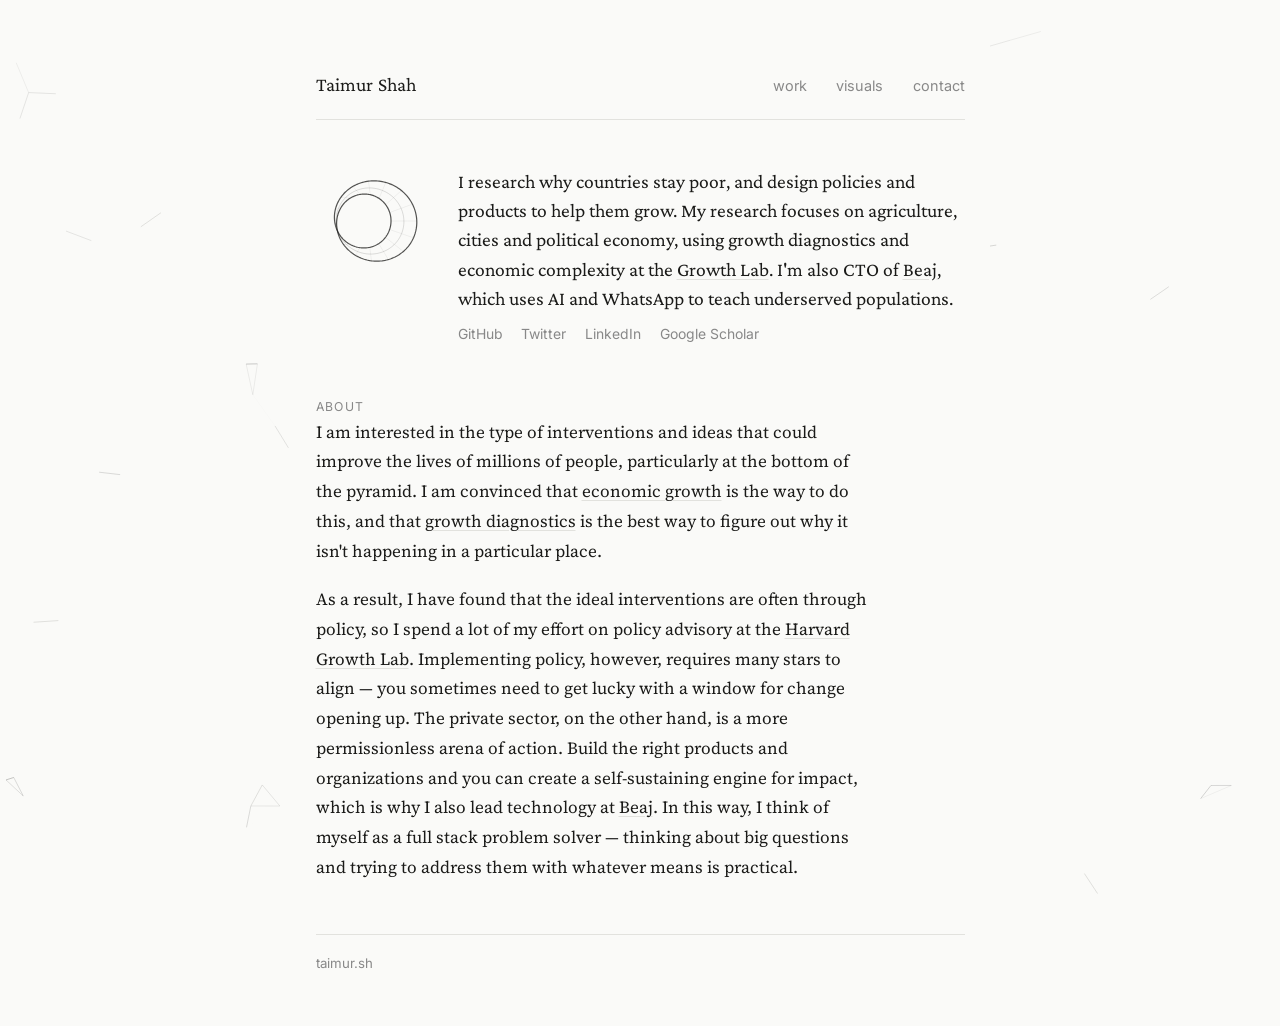
<file: index.html>
<!DOCTYPE html>
<html lang="en">
<head>
  <meta charset="UTF-8">
  <meta name="viewport" content="width=device-width, initial-scale=1.0">
  <meta name="description" content="I research why countries stay poor, and design policies and products to help them grow.">
  <title>Taimur Shah</title>
  <link rel="canonical" href="https://taimur.sh/">
  <script type="application/ld+json">
  {
    "@context": "https://schema.org",
    "@type": "Person",
    "name": "Taimur Shah",
    "url": "https://taimur.sh/",
    "jobTitle": "Researcher",
    "description": "I research why countries stay poor, and design policies and products to help them grow.",
    "knowsAbout": ["Economic growth", "Growth diagnostics", "Economic complexity", "Agriculture", "Urban economics", "Political economy", "Artificial intelligence"],
    "affiliation": [
      { "@type": "Organization", "name": "Harvard Growth Lab", "url": "https://growthlab.hks.harvard.edu/" },
      { "@type": "Organization", "name": "Beaj", "url": "https://www.beaj.org/" }
    ],
    "sameAs": [
      "https://github.com/taimur38",
      "https://twitter.com/taimur38",
      "https://www.linkedin.com/in/taimur38",
      "https://scholar.google.com/citations?user=x_YnjrUAAAAJ"
    ]
  }
  </script>
  <link rel="preconnect" href="https://fonts.googleapis.com">
  <link rel="preconnect" href="https://fonts.gstatic.com" crossorigin>
  <link rel="stylesheet" href="https://fonts.googleapis.com/css2?family=Crimson+Pro:ital,wght@0,400;0,600;1,400&family=Source+Serif+4:ital,wght@0,300;0,400;1,400&family=Inter:wght@400;500&display=swap">
  <link rel="stylesheet" href="/style.css">
  <style>
    body { position: relative; }

    /* ── Intro ──────────────────────────────────────────────── */
    .intro {
      display: flex;
      gap: 2rem;
      align-items: flex-start;
      margin-bottom: 3rem;
    }
    .intro-visual {
      flex-shrink: 0;
      width: 108px;
      height: 108px;
    }
    .intro-photo {
      width: 108px;
      height: 108px;
      object-fit: cover;
      display: block;
    }
    .mobius-canvas {
      width: 108px;
      height: 108px;
      display: block;
    }
    .tagline {
      font-family: var(--display);
      font-size: 1.15rem;
      line-height: 1.5;
      margin-bottom: 0.6rem;
    }
    .ext-links {
      font-family: var(--sans);
      font-size: 0.82rem;
      display: flex;
      flex-wrap: wrap;
      gap: 0 1.1rem;
    }
    .ext-links a {
      color: var(--muted);
      text-decoration: none;
    }
    .ext-links a:hover { color: var(--fg); }

    /* ── Projects ───────────────────────────────────────────── */
    section { margin-bottom: 3rem; }
    .project {
      padding: 1.1rem 0;
      border-top: 1px solid var(--border);
    }
    .project:last-child { border-bottom: 1px solid var(--border); }
    .project-header {
      display: flex;
      justify-content: space-between;
      align-items: baseline;
      gap: 1rem;
    }
    .project-title {
      font-family: var(--sans);
      font-size: 0.92rem;
      font-weight: 600;
    }
    .project-context {
      font-family: var(--sans);
      font-size: 0.76rem;
      color: var(--muted);
      white-space: nowrap;
    }
    .project-desc {
      font-size: 0.88rem;
      line-height: 1.6;
      margin-top: 0.35rem;
    }
    .project-links {
      display: flex;
      flex-wrap: wrap;
      gap: 0.35rem 0.75rem;
      margin-top: 0.5rem;
    }
    .project-links a {
      font-family: var(--sans);
      font-size: 0.75rem;
      color: var(--muted);
      text-decoration: none;
      border-bottom: 1px solid var(--border);
      padding-bottom: 1px;
    }
    .project-links a:hover { color: var(--fg); border-bottom-color: var(--fg); }

    /* ── Bio ────────────────────────────────────────────────── */
    .bio { max-width: 62ch; }
    .bio p {
      font-size: 1rem;
      line-height: 1.75;
      margin-bottom: 1.1rem;
    }
    .bio p:last-child { margin-bottom: 0; }

    /* ── Responsive (page-specific) ─────────────────────────── */
    @media (max-width: 480px) {
      .intro { flex-direction: column; gap: 1.25rem; }
      .intro-visual { width: 80px; height: 80px; align-self: center; }
      .intro-photo, .mobius-canvas { width: 80px; height: 80px; }
      .project-header { flex-direction: column; gap: 0.15rem; }
      .project-links { gap: 0.4rem 0.6rem; }
    }
  </style>
</head>
<body>

  <header>
    <a href="/" class="site-name" style="text-decoration:none">Taimur Shah</a>
    <nav>
      <a href="/work">work</a>
      <a href="/visuals">visuals</a>
      <a href="#" onclick="this.href='mailto:'+['taimur_shah','hks.harvard.edu'].join('@')">contact</a>
    </nav>
  </header>

  <div class="intro">
    <div class="intro-visual">
      <!-- swap for <img class="intro-photo" src="photo.jpg" alt="Taimur Shah"> once photo is ready -->
      <canvas id="mobius" class="mobius-canvas"></canvas>
    </div>
    <div class="intro-body">
        <p class="tagline">I research why countries stay poor, and design policies and products to help them grow. My research focuses on agriculture, cities and political economy, using growth diagnostics and economic complexity at the <a href="https://growthlab.hks.harvard.edu/">Growth Lab</a>. I'm also CTO of <a href="https://www.beaj.org/">Beaj</a>, which uses AI and WhatsApp to teach underserved populations.</p>
      <div class="ext-links">
        <a href="https://github.com/taimur38">GitHub</a>
        <a href="https://twitter.com/taimur38">Twitter</a>
        <a href="https://www.linkedin.com/in/taimur38">LinkedIn</a>
        <a href="https://scholar.google.com/citations?user=x_YnjrUAAAAJ">Google Scholar</a>
      </div>
    </div>
  </div>

  <section>
    <p class="label">About</p>
    <div class="bio">
      <p>I am interested in the type of interventions and ideas that could improve the lives of millions of people, particularly at the bottom of the pyramid. I am convinced that <a href="https://lantpritchett.org/wp-content/uploads/2022/03/Basics-legatum-paper_SEJ_submission.pdf">economic growth</a> is the way to do this, and that <a href="https://drodrik.scholars.harvard.edu/sites/g/files/omnuum7106/files/dani-rodrik/files/growth-diagnostics.pdf">growth diagnostics</a> is the best way to figure out why it isn't happening in a particular place.</p>
      <p>As a result, I have found that the ideal interventions are often through policy, so I spend a lot of my effort on policy advisory at the <a href="https://growthlab.hks.harvard.edu/">Harvard Growth Lab</a>. Implementing policy, however, requires many stars to align — you sometimes need to get lucky with a window for change opening up. The private sector, on the other hand, is a more permissionless arena of action. Build the right products and organizations and you can create a self-sustaining engine for impact, which is why I also lead technology at <a href="https://www.beaj.org/">Beaj</a>. In this way, I think of myself as a full stack problem solver — thinking about big questions and trying to address them with whatever means is practical.</p>
    </div>
  </section>

  <!--
  <section>
    <p class="label">Current Projects</p>

    <div class="project">
      <div class="project-header">
        <span class="project-title">Growth Diagnostic of Morocco</span>
        <span class="project-context">Growth Lab</span>
      </div>
      <p class="project-desc">National growth diagnostic focused on climate and agriculture shocks, structural transformation, and the inclusion of women in the economy.</p>
    </div>

    <div class="project">
      <div class="project-header">
        <span class="project-title">Water and Growth in Hermosillo, Mexico</span>
        <span class="project-context">Growth Lab</span>
      </div>
      <p class="project-desc">Subnational growth diagnostic identifying water allocation as the binding constraint to city growth. Integrated spatial equilibrium into subnational growth diagnostics.</p>
      <div class="project-links">
        <a href="https://growthlab.hks.harvard.edu/publication/green-growth-opportunities-for-hermosillo-supplying-the-global-energy-transition/" target="_blank">Green Growth Opportunities for Hermosillo ↗</a>
        <a href="https://growthlab.hks.harvard.edu/publication/growth-through-diversification-in-hermosillo/" target="_blank">Growth Through Diversification ↗</a>
        <a href="https://growthlab.hks.harvard.edu/publication/una-estrategia-de-crecimiento-economico-para-hermosillo/" target="_blank">Estrategia de Crecimiento Económico ↗</a>
      </div>
    </div>

    <div class="project">
      <div class="project-header">
        <span class="project-title">Racial Inclusion in American Cities</span>
        <span class="project-context">Growth Lab</span>
      </div>
      <p class="project-desc">Economic complexity analysis of racial inclusion at the industry level. Built diagnostic tools and produced policy analysis for the Mayor's office in Cleveland.</p>
      <div class="project-links">
        <a href="https://growthlab.hks.harvard.edu/publication/teaching-case-spurring-inclusive-growth-in-cleveland-ohio/" target="_blank">Spurring Inclusive Growth in Cleveland ↗</a>
      </div>
    </div>

    <div class="project">
      <div class="project-header">
        <span class="project-title">UAE Carbon Capture and Green Growth</span>
        <span class="project-context">Growth Lab</span>
      </div>
      <p class="project-desc">Industrial policy strategy for Carbon Capture, Utilization and Storage to support the UAE's green growth initiatives.</p>
    </div>

    <div class="project">
      <div class="project-header">
        <span class="project-title">Regenerative Agriculture and Climate Trade</span>
        <span class="project-context">World Bank</span>
      </div>
      <p class="project-desc">Two engagements: regenerative agriculture policy in South Asia, and climate policy scenarios in a global trade model.</p>
    </div>

  </section>
  -->


  <footer>taimur.sh</footer>

  <canvas id="flock" style="position:fixed;top:0;left:0;width:100vw;height:100vh;pointer-events:none;"></canvas>

  <script src="/shared.js"></script>
  <script>
    // ── Möbius strip ────────────────────────────────────────────
    (function () {
      var c = document.getElementById('mobius');
      var ctx = c.getContext('2d');
      var dpr = site.dpr;
      var S = 108;
      c.width = S * dpr;
      c.height = S * dpr;
      c.style.width = S + 'px';
      c.style.height = S + 'px';
      ctx.scale(dpr, dpr);

      var R = 1, W = 0.38;
      var t = 0;

      function pt(u, v) {
        var h = u / 2;
        var cv = Math.cos(h), sv = Math.sin(h);
        var cu = Math.cos(u), su = Math.sin(u);
        return [
          (R + W * v * cv) * cu,
          (R + W * v * cv) * su,
          W * v * sv
        ];
      }

      function proj(p) {
        var ax = Math.sin(t * 0.7) * 0.6 + t * 0.12;
        var ay = t * 0.18;
        var r = site.rotateXY(p[0], p[1], p[2], ax, ay);
        return [S / 2 + r[0] * 34, S / 2 + r[1] * 34];
      }

      function stroke(v, steps) {
        ctx.beginPath();
        for (var i = 0; i <= steps; i++) {
          var u = (i / steps) * Math.PI * 2;
          var p = proj(pt(u, v));
          i === 0 ? ctx.moveTo(p[0], p[1]) : ctx.lineTo(p[0], p[1]);
        }
        ctx.stroke();
      }

      function draw() {
        ctx.clearRect(0, 0, S, S);
        ctx.strokeStyle = site.colors.fg;

        ctx.lineWidth = 1.2;
        ctx.globalAlpha = 0.75;
        stroke(1, 180);
        stroke(-1, 180);

        ctx.lineWidth = 0.7;
        ctx.globalAlpha = 0.2;
        stroke(0, 180);

        ctx.globalAlpha = 0.1;
        ctx.lineWidth = 0.5;
        for (var i = 0; i < 16; i++) {
          var u = (i / 16) * Math.PI * 2;
          ctx.beginPath();
          for (var j = 0; j <= 8; j++) {
            var v = -1 + (j / 8) * 2;
            var p = proj(pt(u, v));
            j === 0 ? ctx.moveTo(p[0], p[1]) : ctx.lineTo(p[0], p[1]);
          }
          ctx.stroke();
        }

        t += 0.006;
        requestAnimationFrame(draw);
      }
      draw();
    })();

    // ── Subtle flocking background ──────────────────────────────
    (function () {
      var c = document.getElementById('flock');
      var ctx = c.getContext('2d');
      var dpr = site.dpr;
      var W, H;

      function resize() {
        W = window.innerWidth;
        H = window.innerHeight;
        c.width = W * dpr;
        c.height = H * dpr;
        ctx.setTransform(dpr, 0, 0, dpr, 0, 0);
      }
      resize();
      window.addEventListener('resize', resize);

      var N = 100;
      var CELL = 50;
      var boids = [];
      for (var i = 0; i < N; i++) {
        boids.push({
          x: Math.random() * W, y: Math.random() * H,
          vx: (Math.random() - 0.5) * 2, vy: (Math.random() - 0.5) * 2
        });
      }

      var gridCols, gridRows, grid;
      function buildGrid() {
        gridCols = Math.ceil(W / CELL) || 1;
        gridRows = Math.ceil(H / CELL) || 1;
        var total = gridCols * gridRows;
        if (!grid || grid.length !== total) {
          grid = [];
          for (var i = 0; i < total; i++) grid[i] = [];
        } else {
          for (var i = 0; i < total; i++) grid[i].length = 0;
        }
        for (var i = 0; i < N; i++) {
          var b = boids[i];
          var col = Math.min(Math.floor(b.x / CELL), gridCols - 1);
          var row = Math.min(Math.floor(b.y / CELL), gridRows - 1);
          if (col < 0) col = 0;
          if (row < 0) row = 0;
          grid[row * gridCols + col].push(i);
        }
      }

      function wrapD(d, size) {
        if (d > size * 0.5) return d - size;
        if (d < -size * 0.5) return d + size;
        return d;
      }

      function step() {
        buildGrid();
        for (var i = 0; i < N; i++) {
          var b = boids[i];
          var sepX = 0, sepY = 0, sepN = 0;
          var aliX = 0, aliY = 0, aliN = 0;
          var cohX = 0, cohY = 0, cohN = 0;
          var col = Math.min(Math.max(Math.floor(b.x / CELL), 0), gridCols - 1);
          var row = Math.min(Math.max(Math.floor(b.y / CELL), 0), gridRows - 1);
          for (var dr = -1; dr <= 1; dr++) {
            for (var dc = -1; dc <= 1; dc++) {
              var r = (row + dr + gridRows) % gridRows;
              var cc = (col + dc + gridCols) % gridCols;
              var cell = grid[r * gridCols + cc];
              for (var k = 0; k < cell.length; k++) {
                var j = cell[k];
                if (j === i) continue;
                var o = boids[j];
                var dx = wrapD(o.x - b.x, W), dy = wrapD(o.y - b.y, H);
                var dist = Math.sqrt(dx * dx + dy * dy);
                if (dist < 1) continue;
                if (dist < 25) { sepX -= dx / dist; sepY -= dy / dist; sepN++; }
                if (dist < 50) { aliX += o.vx; aliY += o.vy; aliN++; cohX += dx; cohY += dy; cohN++; }
              }
            }
          }
          var ax = 0, ay = 0;
          if (sepN) { ax += (sepX / sepN) * 1.5; ay += (sepY / sepN) * 1.5; }
          if (aliN) { ax += (aliX / aliN - b.vx) * 0.1; ay += (aliY / aliN - b.vy) * 0.1; }
          if (cohN) { ax += (cohX / cohN) * 0.01; ay += (cohY / cohN) * 0.01; }
          ax += (Math.random() - 0.5) * 0.1;
          ay += (Math.random() - 0.5) * 0.1;
          var fm = Math.sqrt(ax * ax + ay * ay);
          if (fm > 0.12) { ax = ax / fm * 0.12; ay = ay / fm * 0.12; }
          b.vx += ax; b.vy += ay;
          var spd = Math.sqrt(b.vx * b.vx + b.vy * b.vy);
          if (spd > 2.5) { b.vx = b.vx / spd * 2.5; b.vy = b.vy / spd * 2.5; }
          else if (spd < 0.8 && spd > 0.01) { b.vx = b.vx / spd * 0.8; b.vy = b.vy / spd * 0.8; }
          b.x += b.vx; b.y += b.vy;
          if (b.x < 0) b.x += W; else if (b.x >= W) b.x -= W;
          if (b.y < 0) b.y += H; else if (b.y >= H) b.y -= H;
        }
      }

      function draw() {
        ctx.clearRect(0, 0, W, H);
        step();

        var contentW = 700;
        var marginL = (W - contentW) / 2;
        var marginR = marginL + contentW;
        ctx.save();
        ctx.beginPath();
        ctx.rect(0, 0, marginL, H);
        ctx.rect(marginR, 0, W - marginR, H);
        ctx.clip();

        ctx.strokeStyle = site.colors.fg;
        ctx.lineWidth = 0.5;

        for (var i = 0; i < N; i++) {
          var b = boids[i];
          var col = Math.min(Math.max(Math.floor(b.x / CELL), 0), gridCols - 1);
          var row = Math.min(Math.max(Math.floor(b.y / CELL), 0), gridRows - 1);
          for (var dr = -1; dr <= 1; dr++) {
            for (var dc = -1; dc <= 1; dc++) {
              var r2 = (row + dr + gridRows) % gridRows;
              var c2 = (col + dc + gridCols) % gridCols;
              var cell = grid[r2 * gridCols + c2];
              for (var k = 0; k < cell.length; k++) {
                var j = cell[k];
                if (j <= i) continue;
                var o = boids[j];
                var dx = wrapD(o.x - b.x, W), dy = wrapD(o.y - b.y, H);
                var dist = Math.sqrt(dx * dx + dy * dy);
                if (dist < 40) {
                  ctx.globalAlpha = (1 - dist / 40) * 0.6;
                  ctx.beginPath();
                  ctx.moveTo(b.x, b.y);
                  ctx.lineTo(b.x + dx, b.y + dy);
                  ctx.stroke();
                }
              }
            }
          }
        }
        ctx.globalAlpha = 1;
        ctx.restore();
        requestAnimationFrame(draw);
      }
      draw();
    })();
  </script>
</body>
</html>
</file>
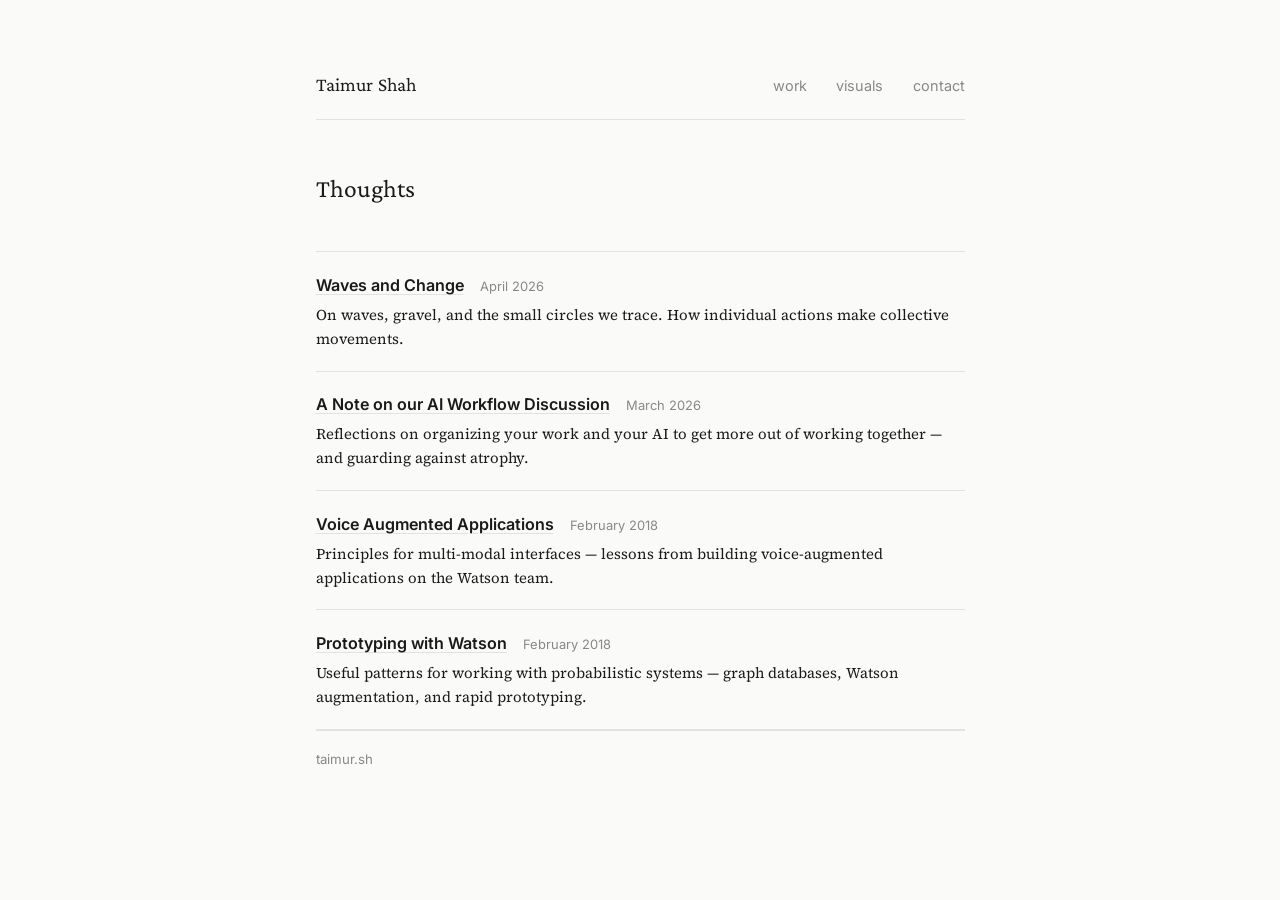
<file: thoughts/index.html>
<!DOCTYPE html>
<html lang="en">
<head>
  <meta charset="UTF-8">
  <meta name="viewport" content="width=device-width, initial-scale=1.0">
  <meta name="description" content="Writing by Taimur Shah.">
  <title>Thoughts — Taimur Shah</title>
  <link rel="preconnect" href="https://fonts.googleapis.com">
  <link rel="preconnect" href="https://fonts.gstatic.com" crossorigin>
  <link rel="stylesheet" href="https://fonts.googleapis.com/css2?family=Crimson+Pro:ital,wght@0,400;0,600;1,400&family=Source+Serif+4:ital,wght@0,300;0,400;1,400&family=Inter:wght@400;500&display=swap">
  <link rel="stylesheet" href="/style.css">
  <style>
    .page-title {
      font-family: var(--display);
      font-size: 1.5rem;
      font-weight: 400;
      margin-bottom: 2.5rem;
    }

    .post-list {
      list-style: none;
    }
    .post-list li {
      padding: 1.1rem 0;
      border-top: 1px solid var(--border);
    }
    .post-list li:last-child {
      border-bottom: 1px solid var(--border);
    }
    .post-list a {
      text-decoration: none;
    }
    .post-list a:hover .post-link-title {
      text-decoration-color: var(--fg);
    }
    .post-link-title {
      font-family: var(--sans);
      font-size: 0.95rem;
      font-weight: 600;
      text-decoration: underline;
      text-decoration-color: var(--border);
      text-underline-offset: 3px;
      transition: text-decoration-color 0.15s;
    }
    .post-link-date {
      font-family: var(--sans);
      font-size: 0.76rem;
      color: var(--muted);
      margin-left: 0.75rem;
    }
    .post-link-desc {
      font-size: 0.88rem;
      line-height: 1.6;
      margin-top: 0.3rem;
      color: var(--fg);
    }
  </style>
</head>
<body>

  <header>
    <a href="/" class="site-name" style="text-decoration:none">Taimur Shah</a>
    <nav>
      <a href="/work">work</a>
      <a href="/visuals">visuals</a>
      <a href="#" onclick="this.href='mailto:'+['taimur_shah','hks.harvard.edu'].join('@')">contact</a>
    </nav>
  </header>

  <h1 class="page-title">Thoughts</h1>

  <ul class="post-list">

    <li>
      <a href="/blog/waves-and-change/">
        <span class="post-link-title">Waves and Change</span>
        <span class="post-link-date">April 2026</span>
        <p class="post-link-desc">On waves, gravel, and the small circles we trace. How individual actions make collective movements.</p>
      </a>
    </li>

    <li>
      <a href="/blog/ai-workflow/">
        <span class="post-link-title">A Note on our AI Workflow Discussion</span>
        <span class="post-link-date">March 2026</span>
        <p class="post-link-desc">Reflections on organizing your work and your AI to get more out of working together — and guarding against atrophy.</p>
      </a>
    </li>

    <li>
      <a href="/blog/voice-augmented-applications/">
        <span class="post-link-title">Voice Augmented Applications</span>
        <span class="post-link-date">February 2018</span>
        <p class="post-link-desc">Principles for multi-modal interfaces — lessons from building voice-augmented applications on the Watson team.</p>
      </a>
    </li>

    <li>
      <a href="/blog/prototyping-with-watson/">
        <span class="post-link-title">Prototyping with Watson</span>
        <span class="post-link-date">February 2018</span>
        <p class="post-link-desc">Useful patterns for working with probabilistic systems — graph databases, Watson augmentation, and rapid prototyping.</p>
      </a>
    </li>

  </ul>

  <footer>taimur.sh</footer>

</body>
</html>
</file>
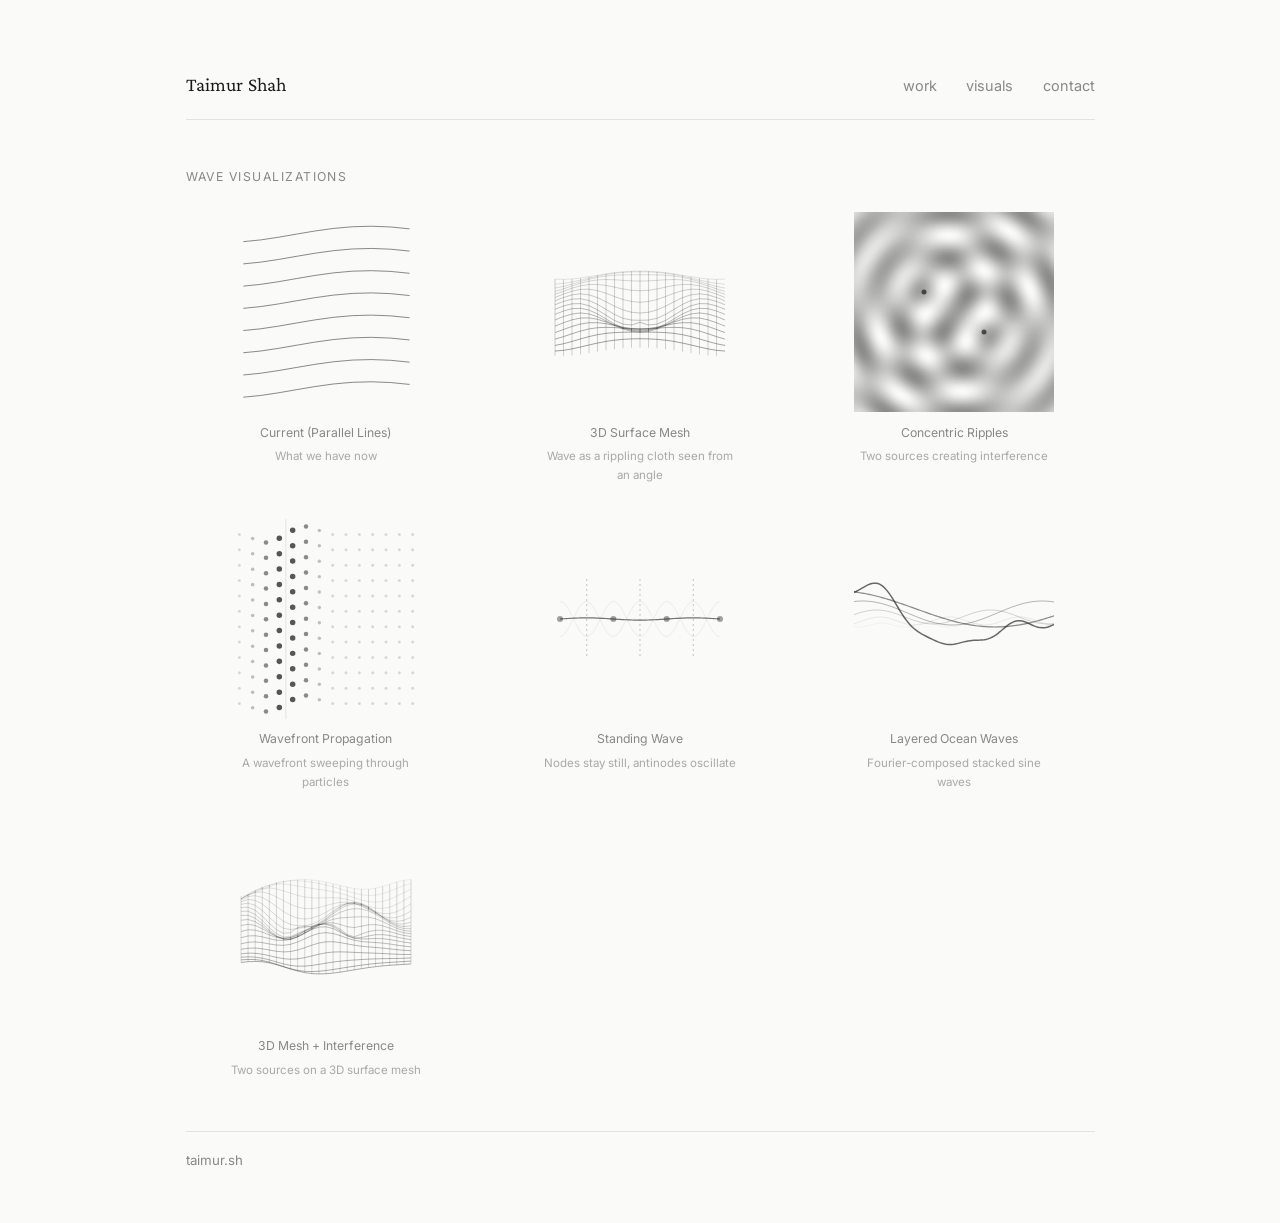
<file: wave-viz/index.html>
<!DOCTYPE html>
<html lang="en">
<head>
  <meta charset="UTF-8">
  <meta name="viewport" content="width=device-width, initial-scale=1.0">
  <title>Wave Visualizations — Taimur Shah</title>
  <link rel="preconnect" href="https://fonts.googleapis.com">
  <link rel="preconnect" href="https://fonts.gstatic.com" crossorigin>
  <link rel="stylesheet" href="https://fonts.googleapis.com/css2?family=Crimson+Pro:ital,wght@0,400;0,600;1,400&family=Source+Serif+4:ital,wght@0,300;0,400;1,400&family=Inter:wght@400;500&display=swap">
  <link rel="stylesheet" href="/style.css">
  <style>
    body { max-width: 960px; }
    .label { margin-bottom: 1.5rem; }
    .grid {
      display: grid;
      grid-template-columns: repeat(3, 1fr);
      gap: 2rem;
      margin-bottom: 3rem;
    }
    .cell {
      display: flex;
      flex-direction: column;
      align-items: center;
    }
    .cell canvas {
      width: 200px;
      height: 200px;
      display: block;
    }
    .cell-label {
      font-family: var(--sans);
      font-size: 0.72rem;
      color: var(--muted);
      margin-top: 0.6rem;
      text-align: center;
    }
    .cell-desc {
      font-family: var(--sans);
      font-size: 0.68rem;
      color: var(--muted);
      margin-top: 0.25rem;
      text-align: center;
      max-width: 200px;
      opacity: 0.7;
    }
    @media (max-width: 780px) {
      .grid { grid-template-columns: repeat(2, 1fr); }
    }
    @media (max-width: 480px) {
      .grid { grid-template-columns: 1fr; }
    }
  </style>
</head>
<body>

  <header>
    <a href="/" class="site-name" style="text-decoration:none">Taimur Shah</a>
    <nav>
      <a href="/work">work</a>
      <a href="/visuals">visuals</a>
      <a href="#" onclick="this.href='mailto:'+['taimur_shah','hks.harvard.edu'].join('@')">contact</a>
    </nav>
  </header>

  <p class="label">Wave Visualizations</p>

  <div class="grid">
    <div class="cell">
      <canvas id="c-current"></canvas>
      <div class="cell-label">Current (Parallel Lines)</div>
      <div class="cell-desc">What we have now</div>
    </div>
    <div class="cell">
      <canvas id="c-surface"></canvas>
      <div class="cell-label">3D Surface Mesh</div>
      <div class="cell-desc">Wave as a rippling cloth seen from an angle</div>
    </div>
    <div class="cell">
      <canvas id="c-ripples"></canvas>
      <div class="cell-label">Concentric Ripples</div>
      <div class="cell-desc">Two sources creating interference</div>
    </div>
    <div class="cell">
      <canvas id="c-wavefront"></canvas>
      <div class="cell-label">Wavefront Propagation</div>
      <div class="cell-desc">A wavefront sweeping through particles</div>
    </div>
    <div class="cell">
      <canvas id="c-standing"></canvas>
      <div class="cell-label">Standing Wave</div>
      <div class="cell-desc">Nodes stay still, antinodes oscillate</div>
    </div>
    <div class="cell">
      <canvas id="c-ocean"></canvas>
      <div class="cell-label">Layered Ocean Waves</div>
      <div class="cell-desc">Fourier-composed stacked sine waves</div>
    </div>
    <div class="cell">
      <canvas id="c-mesh-interference"></canvas>
      <div class="cell-label">3D Mesh + Interference</div>
      <div class="cell-desc">Two sources on a 3D surface mesh</div>
    </div>
  </div>

  <footer>taimur.sh</footer>

  <script src="/shared.js"></script>
  <script>
  (function () {
    var S = 200;
    var col = site.colors;

    // ── 1. Current (parallel wave lines) ────────────────────
    (function () {
      var ctx = site.initCanvas('c-current', S).ctx;
      var COLS = 10, ROWS = 8, AMP = 8, FREQ = 0.4, SPEED = 0.025, t = 0;
      function pos(c, r, time) {
        var sx = S / (COLS + 1), sy = S / (ROWS + 1);
        var bx = (c + 1) * sx, by = (r + 1) * sy;
        var ph = c * FREQ + time;
        return { x: bx + Math.cos(ph) * AMP * 0.3, y: by + Math.sin(ph) * AMP };
      }
      function draw() {
        ctx.clearRect(0, 0, S, S);
        ctx.strokeStyle = col.fg;
        ctx.lineWidth = 1;
        ctx.globalAlpha = 0.5;
        for (var r = 0; r < ROWS; r++) {
          ctx.beginPath();
          for (var c = 0; c < COLS; c++) {
            var p = pos(c, r, t);
            c === 0 ? ctx.moveTo(p.x, p.y) : ctx.lineTo(p.x, p.y);
          }
          ctx.stroke();
        }
        ctx.globalAlpha = 1;
        t += SPEED;
        requestAnimationFrame(draw);
      }
      draw();
    })();

    // ── 2. 3D Surface Mesh ──────────────────────────────────
    (function () {
      var ctx = site.initCanvas('c-surface', S).ctx;
      var COLS = 20, ROWS = 16, t = 0;
      var tiltX = 0.65, tiltScale = 0.45;

      function draw() {
        ctx.clearRect(0, 0, S, S);
        var cx = S / 2, cy = S / 2;
        var spacingX = S / (COLS + 1);
        var spacingZ = S / (ROWS + 1);

        // Draw row lines (along x)
        for (var r = 0; r < ROWS; r++) {
          ctx.beginPath();
          ctx.strokeStyle = col.fg;
          ctx.lineWidth = 0.7;
          var backToFront = (r / ROWS); // depth factor
          ctx.globalAlpha = 0.15 + 0.45 * backToFront;
          for (var c = 0; c <= COLS; c++) {
            var gx = (c / COLS - 0.5) * S * 0.85;
            var gz = (r / ROWS - 0.5) * S * 0.85;
            var dist = Math.sqrt(gx * gx + gz * gz);
            var height = Math.sin(dist * 0.06 - t * 2) * 18 * Math.exp(-dist * 0.008);
            // Isometric-ish projection
            var px = cx + gx;
            var py = cy + gz * tiltScale - height * Math.cos(tiltX);
            c === 0 ? ctx.moveTo(px, py) : ctx.lineTo(px, py);
          }
          ctx.stroke();
        }

        // Draw column lines (along z)
        for (var c = 0; c < COLS; c++) {
          ctx.beginPath();
          ctx.strokeStyle = col.fg;
          ctx.lineWidth = 0.5;
          for (var r = 0; r <= ROWS; r++) {
            var gx = (c / COLS - 0.5) * S * 0.85;
            var gz = (r / ROWS - 0.5) * S * 0.85;
            var dist = Math.sqrt(gx * gx + gz * gz);
            var height = Math.sin(dist * 0.06 - t * 2) * 18 * Math.exp(-dist * 0.008);
            var backToFront = (r / ROWS);
            ctx.globalAlpha = 0.1 + 0.3 * backToFront;
            var px = cx + gx;
            var py = cy + gz * tiltScale - height * Math.cos(tiltX);
            r === 0 ? ctx.moveTo(px, py) : ctx.lineTo(px, py);
          }
          ctx.stroke();
        }

        ctx.globalAlpha = 1;
        t += 0.015;
        requestAnimationFrame(draw);
      }
      draw();
    })();

    // ── 3. Concentric Ripples with Interference ─────────────
    (function () {
      var ctx = site.initCanvas('c-ripples', S).ctx;
      var t = 0;
      // Two sources
      var s1 = { x: S * 0.35, y: S * 0.4 };
      var s2 = { x: S * 0.65, y: S * 0.6 };
      var RES = 80;

      function draw() {
        ctx.clearRect(0, 0, S, S);
        var imgData = ctx.createImageData(RES, RES);
        var data = imgData.data;

        // Get fg color as rgb
        var fgHex = col.fg;
        var fr = 26, fg2 = 26, fb = 24; // defaults for light mode
        if (fgHex.charAt(0) === '#' && fgHex.length === 7) {
          fr = parseInt(fgHex.substring(1, 3), 16);
          fg2 = parseInt(fgHex.substring(3, 5), 16);
          fb = parseInt(fgHex.substring(5, 7), 16);
        }

        for (var y = 0; y < RES; y++) {
          for (var x = 0; x < RES; x++) {
            var px = (x / RES) * S;
            var py = (y / RES) * S;
            var d1 = Math.sqrt((px - s1.x) * (px - s1.x) + (py - s1.y) * (py - s1.y));
            var d2 = Math.sqrt((px - s2.x) * (px - s2.x) + (py - s2.y) * (py - s2.y));
            var wave = Math.sin(d1 * 0.15 - t * 3) + Math.sin(d2 * 0.15 - t * 3);
            var amp = (wave + 2) / 4; // normalize 0-1
            var alpha = amp * 0.5;
            var idx = (y * RES + x) * 4;
            data[idx] = fr;
            data[idx + 1] = fg2;
            data[idx + 2] = fb;
            data[idx + 3] = Math.floor(alpha * 255);
          }
        }

        // Draw at low res then scale
        var tmp = document.createElement('canvas');
        tmp.width = RES;
        tmp.height = RES;
        var tmpCtx = tmp.getContext('2d');
        tmpCtx.putImageData(imgData, 0, 0);
        ctx.imageSmoothingEnabled = true;
        ctx.drawImage(tmp, 0, 0, S, S);

        // Draw source points
        ctx.fillStyle = col.fg;
        ctx.globalAlpha = 0.7;
        ctx.beginPath();
        ctx.arc(s1.x, s1.y, 2.5, 0, Math.PI * 2);
        ctx.fill();
        ctx.beginPath();
        ctx.arc(s2.x, s2.y, 2.5, 0, Math.PI * 2);
        ctx.fill();
        ctx.globalAlpha = 1;

        t += 0.02;
        requestAnimationFrame(draw);
      }
      draw();
    })();

    // ── 4. Wavefront Propagation ────────────────────────────
    (function () {
      var ctx = site.initCanvas('c-wavefront', S).ctx;
      var COLS = 14, ROWS = 12, t = 0;

      function draw() {
        ctx.clearRect(0, 0, S, S);
        var sx = S / (COLS + 1), sy = S / (ROWS + 1);
        var wavefrontX = ((t * 0.8) % 1.4 - 0.2) * S; // sweeps left to right, repeating
        var waveWidth = 40;

        for (var r = 0; r < ROWS; r++) {
          for (var c = 0; c < COLS; c++) {
            var bx = (c + 1) * sx;
            var by = (r + 1) * sy;
            var dist = bx - wavefrontX;
            // Particles displaced by the wavefront
            var displacement = 0;
            if (Math.abs(dist) < waveWidth) {
              displacement = Math.sin((dist / waveWidth) * Math.PI) * 8;
            }
            var px = bx;
            var py = by - displacement;

            // Brightness based on proximity to wavefront
            var proximity = 1 - Math.min(Math.abs(dist) / waveWidth, 1);
            var alpha = 0.15 + 0.7 * proximity;

            ctx.fillStyle = col.fg;
            ctx.globalAlpha = alpha;
            ctx.beginPath();
            ctx.arc(px, py, 1.5 + proximity * 1.5, 0, Math.PI * 2);
            ctx.fill();
          }
        }

        // Draw the wavefront line
        ctx.strokeStyle = col.fg;
        ctx.lineWidth = 0.5;
        ctx.globalAlpha = 0.2;
        ctx.beginPath();
        ctx.moveTo(wavefrontX, 0);
        ctx.lineTo(wavefrontX, S);
        ctx.stroke();

        ctx.globalAlpha = 1;
        t += 0.008;
        requestAnimationFrame(draw);
      }
      draw();
    })();

    // ── 5. Standing Wave ────────────────────────────────────
    (function () {
      var ctx = site.initCanvas('c-standing', S).ctx;
      var t = 0;
      var N_POINTS = 80;
      var AMP = 35;
      var MODES = 3; // 3rd harmonic standing wave

      function draw() {
        ctx.clearRect(0, 0, S, S);
        var midY = S / 2;
        var margin = 20;
        var width = S - 2 * margin;

        // Draw the two traveling waves faintly
        ctx.strokeStyle = col.fg;
        ctx.lineWidth = 0.5;
        ctx.globalAlpha = 0.12;
        for (var dir = -1; dir <= 1; dir += 2) {
          ctx.beginPath();
          for (var i = 0; i <= N_POINTS; i++) {
            var frac = i / N_POINTS;
            var x = margin + frac * width;
            var y = midY + Math.sin(frac * Math.PI * MODES * 2 + dir * t * 3) * AMP * 0.5;
            i === 0 ? ctx.moveTo(x, y) : ctx.lineTo(x, y);
          }
          ctx.stroke();
        }

        // Draw the standing wave (sum)
        ctx.strokeStyle = col.fg;
        ctx.lineWidth = 1.2;
        ctx.globalAlpha = 0.6;
        ctx.beginPath();
        for (var i = 0; i <= N_POINTS; i++) {
          var frac = i / N_POINTS;
          var x = margin + frac * width;
          // Standing wave = 2 * sin(kx) * cos(wt)
          var envelope = Math.sin(frac * Math.PI * MODES);
          var y = midY + envelope * Math.cos(t * 3) * AMP;
          i === 0 ? ctx.moveTo(x, y) : ctx.lineTo(x, y);
        }
        ctx.stroke();

        // Mark nodes (zero crossings of the envelope)
        ctx.fillStyle = col.fg;
        ctx.globalAlpha = 0.4;
        for (var n = 0; n <= MODES; n++) {
          var frac = n / MODES;
          var x = margin + frac * width;
          ctx.beginPath();
          ctx.arc(x, midY, 3, 0, Math.PI * 2);
          ctx.fill();
        }

        // Mark antinodes
        ctx.globalAlpha = 0.2;
        for (var n = 0; n < MODES; n++) {
          var frac = (n + 0.5) / MODES;
          var x = margin + frac * width;
          ctx.beginPath();
          ctx.setLineDash([2, 3]);
          ctx.moveTo(x, midY - AMP - 5);
          ctx.lineTo(x, midY + AMP + 5);
          ctx.stroke();
          ctx.setLineDash([]);
        }

        ctx.globalAlpha = 1;
        t += 0.02;
        requestAnimationFrame(draw);
      }
      draw();
    })();

    // ── 6. Layered Ocean Waves ──────────────────────────────
    (function () {
      var ctx = site.initCanvas('c-ocean', S).ctx;
      var t = 0;

      // Several wave components with different frequencies, amplitudes, speeds
      var layers = [
        { freq: 0.02, amp: 18, speed: 0.8,  alpha: 0.5,  lw: 1.2 },
        { freq: 0.035, amp: 12, speed: 1.2, alpha: 0.35, lw: 0.9 },
        { freq: 0.055, amp: 7,  speed: 1.8, alpha: 0.25, lw: 0.7 },
        { freq: 0.09, amp: 4,  speed: 2.5,  alpha: 0.15, lw: 0.5 },
        { freq: 0.14, amp: 2,  speed: 3.5,  alpha: 0.1,  lw: 0.4 },
      ];

      function draw() {
        ctx.clearRect(0, 0, S, S);
        var baseY = S * 0.5;

        // Draw each layer
        for (var l = 0; l < layers.length; l++) {
          var layer = layers[l];
          ctx.strokeStyle = col.fg;
          ctx.lineWidth = layer.lw;
          ctx.globalAlpha = layer.alpha;

          ctx.beginPath();
          for (var x = 0; x <= S; x += 2) {
            var y = baseY;
            // This layer's contribution
            y += Math.sin(x * layer.freq - t * layer.speed) * layer.amp;
            // Add a slight unique offset per layer so they don't overlap perfectly
            y += l * 4 - (layers.length * 2);
            x === 0 ? ctx.moveTo(x, y) : ctx.lineTo(x, y);
          }
          ctx.stroke();
        }

        // Draw the composite wave (sum of all)
        ctx.strokeStyle = col.fg;
        ctx.lineWidth = 1.5;
        ctx.globalAlpha = 0.65;
        ctx.beginPath();
        for (var x = 0; x <= S; x += 2) {
          var y = baseY;
          for (var l = 0; l < layers.length; l++) {
            var layer = layers[l];
            y += Math.sin(x * layer.freq - t * layer.speed) * layer.amp;
          }
          x === 0 ? ctx.moveTo(x, y) : ctx.lineTo(x, y);
        }
        ctx.stroke();

        ctx.globalAlpha = 1;
        t += 0.02;
        requestAnimationFrame(draw);
      }
      draw();
    })();

    // ── 7. 3D Mesh + Interference (two sources) ──────────────
    (function () {
      var ctx = site.initCanvas('c-mesh-interference', S).ctx;
      var COLS = 24, ROWS = 20, t = 0;
      var tiltScale = 0.45;
      var cosTilt = Math.cos(0.65);
      // Two source positions in grid-space
      var src1 = { x: -0.15, z: -0.1 };
      var src2 = { x: 0.15, z: 0.1 };
      var span = S * 0.85;

      function height(gx, gz, time) {
        var d1 = Math.sqrt((gx - src1.x * span) * (gx - src1.x * span) + (gz - src1.z * span) * (gz - src1.z * span));
        var d2 = Math.sqrt((gx - src2.x * span) * (gx - src2.x * span) + (gz - src2.z * span) * (gz - src2.z * span));
        var w1 = Math.sin(d1 * 0.08 - time * 2.5) * 14 / (1 + d1 * 0.012);
        var w2 = Math.sin(d2 * 0.08 - time * 2.5 + 1.8) * 14 / (1 + d2 * 0.012);
        return w1 + w2;
      }

      function draw() {
        ctx.clearRect(0, 0, S, S);
        var cx = S / 2, cy = S / 2;

        // Row lines
        for (var r = 0; r <= ROWS; r++) {
          ctx.beginPath();
          ctx.strokeStyle = col.fg;
          ctx.lineWidth = 0.6;
          var depth = r / ROWS;
          ctx.globalAlpha = 0.1 + 0.5 * depth;
          for (var c = 0; c <= COLS; c++) {
            var gx = (c / COLS - 0.5) * span;
            var gz = (r / ROWS - 0.5) * span;
            var h = height(gx, gz, t);
            var px = cx + gx;
            var py = cy + gz * tiltScale - h * cosTilt;
            c === 0 ? ctx.moveTo(px, py) : ctx.lineTo(px, py);
          }
          ctx.stroke();
        }

        // Column lines
        for (var c = 0; c <= COLS; c++) {
          ctx.beginPath();
          ctx.strokeStyle = col.fg;
          ctx.lineWidth = 0.4;
          for (var r = 0; r <= ROWS; r++) {
            var gx = (c / COLS - 0.5) * span;
            var gz = (r / ROWS - 0.5) * span;
            var h = height(gx, gz, t);
            var depth = r / ROWS;
            ctx.globalAlpha = 0.08 + 0.35 * depth;
            var px = cx + gx;
            var py = cy + gz * tiltScale - h * cosTilt;
            r === 0 ? ctx.moveTo(px, py) : ctx.lineTo(px, py);
          }
          ctx.stroke();
        }

        ctx.globalAlpha = 1;
        t += 0.015;
        requestAnimationFrame(draw);
      }
      draw();
    })();

  })();
  </script>
</body>
</html>
</file>
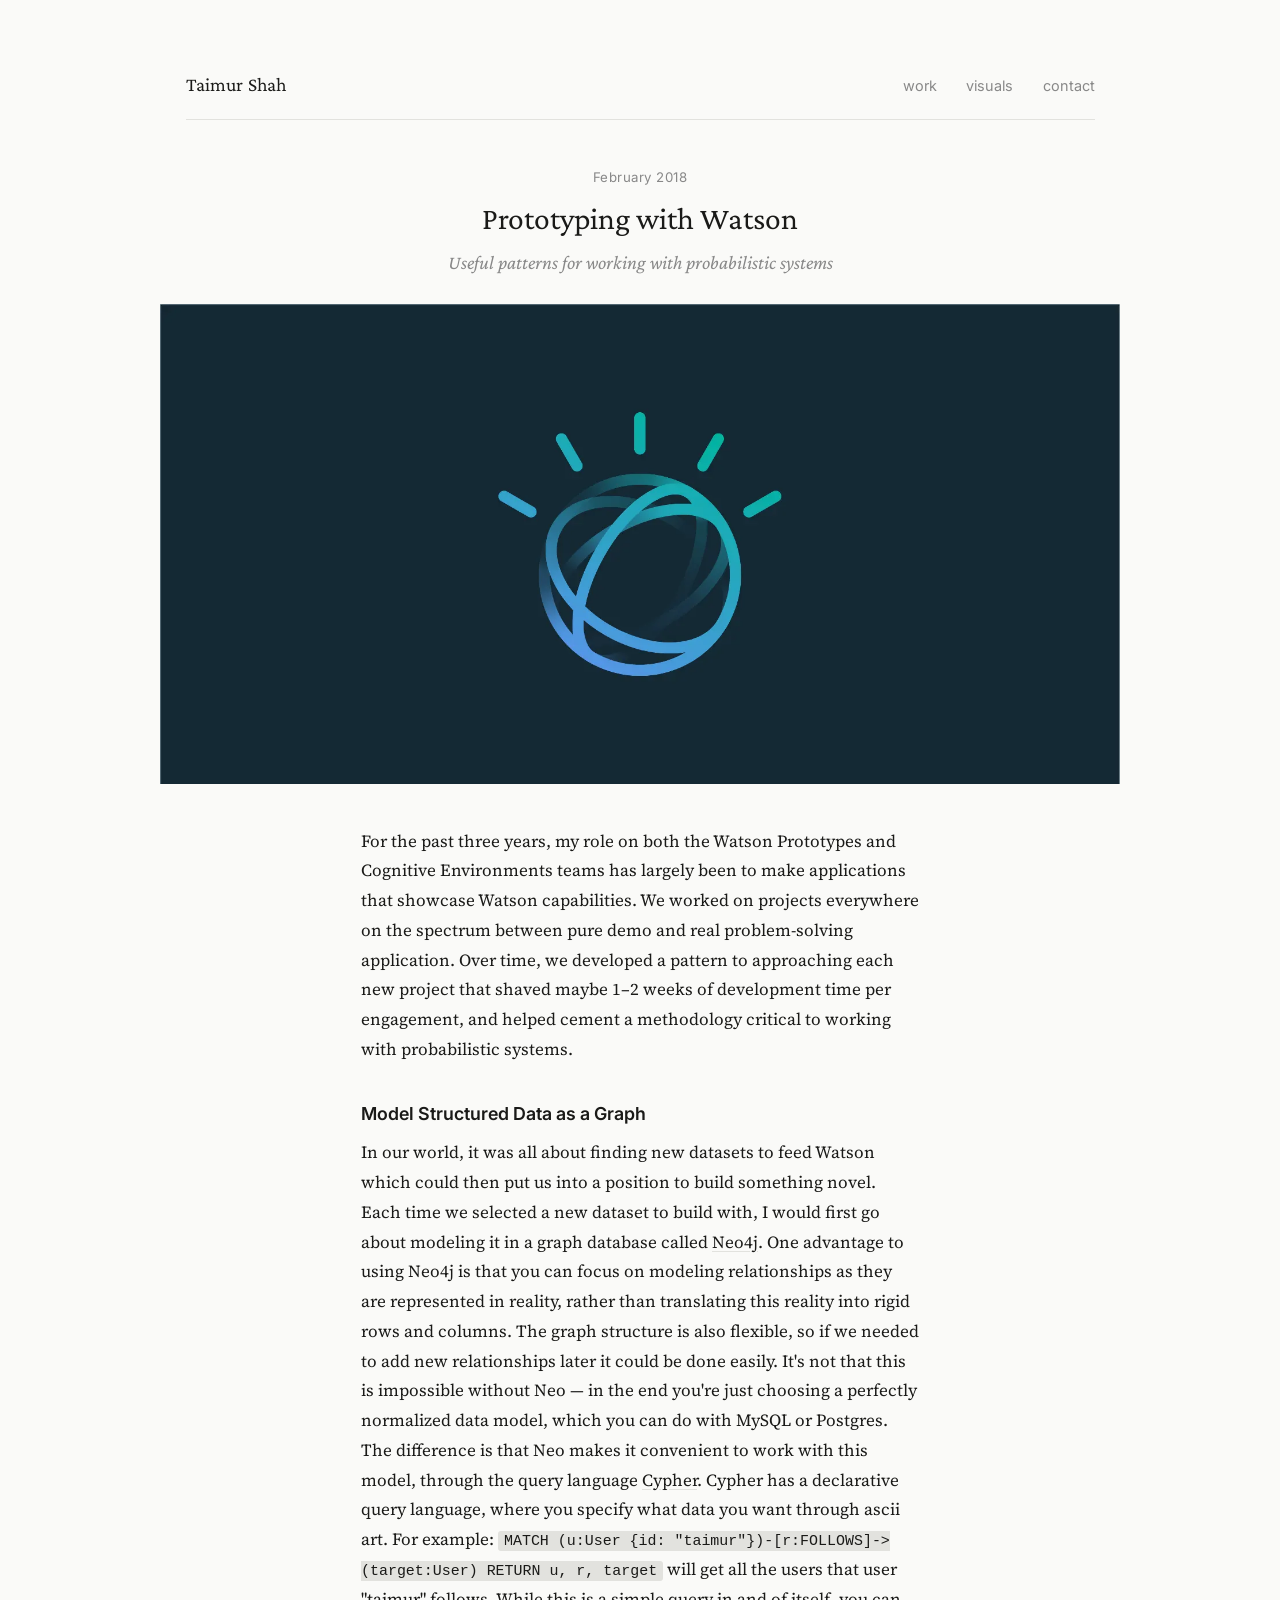
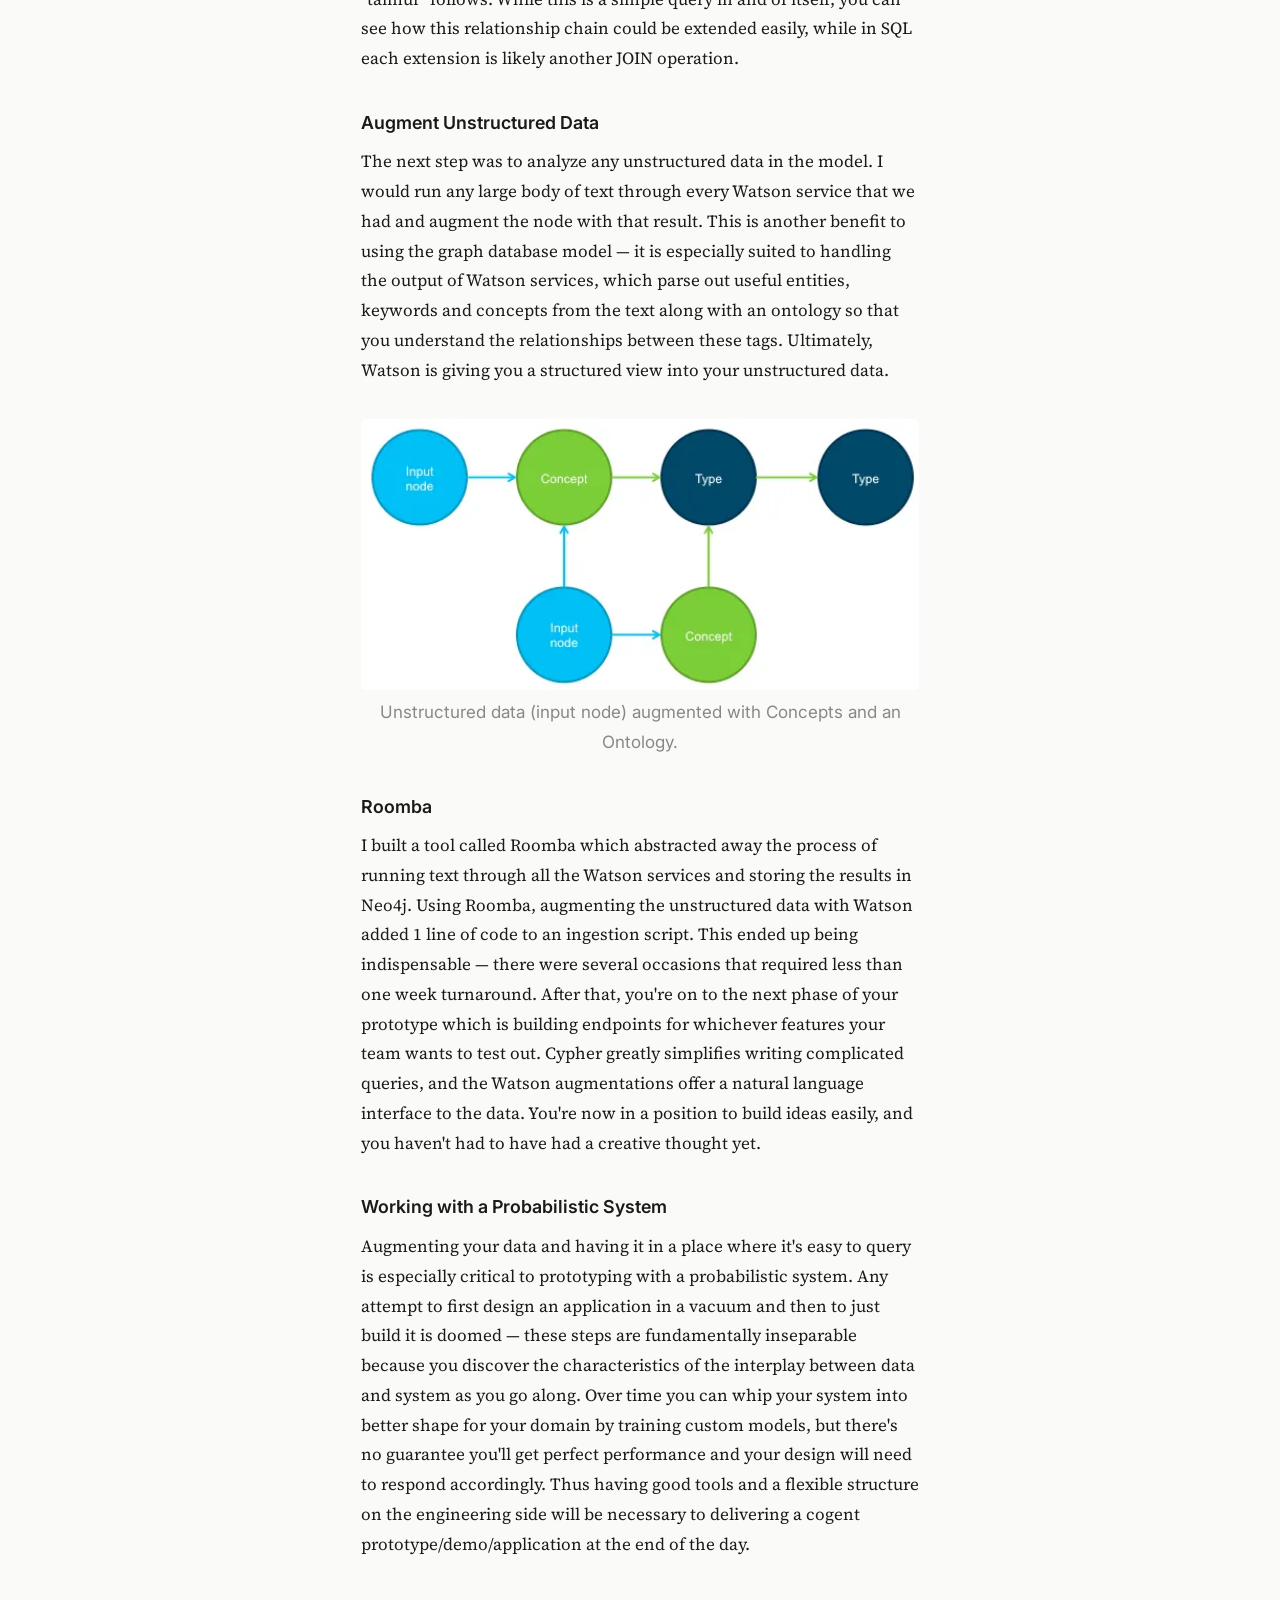
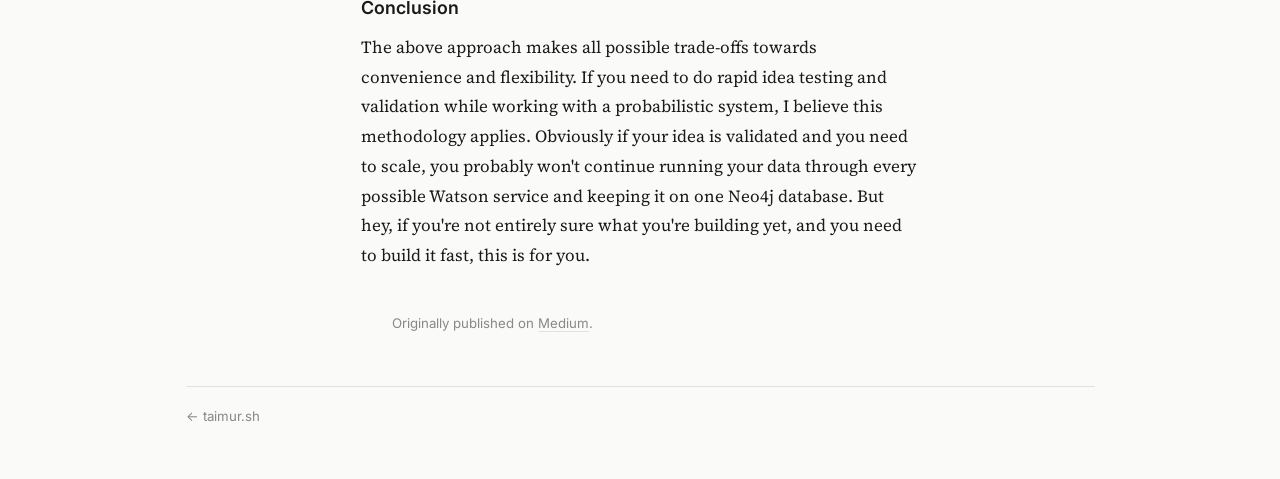
<file: blog/prototyping-with-watson/index.html>
<!DOCTYPE html>
<html lang="en">
<head>
  <meta charset="UTF-8">
  <meta name="viewport" content="width=device-width, initial-scale=1.0">
  <meta name="description" content="Useful patterns for working with probabilistic systems — graph databases, Watson augmentation, and rapid prototyping.">
  <title>Prototyping with Watson — Taimur Shah</title>
  <link rel="preconnect" href="https://fonts.googleapis.com">
  <link rel="preconnect" href="https://fonts.gstatic.com" crossorigin>
  <link rel="stylesheet" href="https://fonts.googleapis.com/css2?family=Crimson+Pro:ital,wght@0,400;0,600;1,400&family=Source+Serif+4:ital,wght@0,300;0,400;1,400&family=Inter:wght@400;500&display=swap">
  <link rel="stylesheet" href="/style.css">
  <style>
    body { max-width: 960px; }

    .post-meta {
      font-family: var(--sans);
      font-size: 0.78rem;
      color: var(--muted);
      letter-spacing: 0.04em;
      margin-bottom: 0.6rem;
      text-align: center;
    }
    .post-title {
      font-family: var(--display);
      font-size: 1.85rem;
      font-weight: 400;
      line-height: 1.3;
      margin-bottom: 0.4rem;
      text-align: center;
    }
    .post-subtitle {
      font-family: var(--display);
      font-size: 1.15rem;
      font-weight: 400;
      font-style: italic;
      color: var(--muted);
      text-align: center;
      margin-bottom: 1.5rem;
    }
    .post-body {
      max-width: 62ch;
      margin: 0 auto;
    }
    .post-body p {
      font-size: 1rem;
      line-height: 1.75;
      margin-bottom: 1.3rem;
    }
    .post-body p:last-child { margin-bottom: 0; }
    .post-body h3 {
      font-family: var(--sans);
      font-size: 1.05rem;
      font-weight: 600;
      margin-top: 2rem;
      margin-bottom: 0.6rem;
    }
    .post-body a {
      text-decoration-color: var(--border);
    }
    .post-body a:hover {
      text-decoration-color: var(--fg);
    }
    .post-body code {
      font-family: var(--mono);
      font-size: 0.88em;
      background: var(--border);
      padding: 0.15em 0.4em;
      border-radius: 3px;
    }

    .originally {
      max-width: 62ch;
      margin: 2.5rem auto 0;
      font-family: var(--sans);
      font-size: 0.78rem;
      color: var(--muted);
    }
    .originally a {
      color: var(--muted);
      text-decoration: underline;
      text-decoration-color: var(--border);
    }
    .originally a:hover {
      color: var(--fg);
      text-decoration-color: var(--fg);
    }

    .hero-img {
      display: flex;
      justify-content: center;
      margin: 0 -1.5rem 2.5rem;
    }
    .hero-img img {
      width: 100%;
      max-width: 960px;
      height: auto;
      display: block;
    }
    .post-body .inline-img {
      display: flex;
      flex-direction: column;
      align-items: center;
      margin: 2rem 0;
    }
    .post-body .inline-img img {
      max-width: 100%;
      width: 600px;
      border-radius: 4px;
    }
    .img-caption {
      font-family: var(--sans);
      font-size: 0.78rem;
      color: var(--muted);
      margin-top: 0.5rem;
      text-align: center;
    }

    footer { margin-top: 3rem; }

    @media (max-width: 480px) {
      .post-title { font-size: 1.5rem; }
      .post-subtitle { font-size: 1rem; }
    }
  </style>
</head>
<body>

  <header>
    <a href="/" class="site-name" style="text-decoration:none">Taimur Shah</a>
    <nav>
      <a href="/work">work</a>
      <a href="/visuals">visuals</a>
      <a href="#" onclick="this.href='mailto:'+['taimur_shah','hks.harvard.edu'].join('@')">contact</a>
    </nav>
  </header>

  <article>
    <p class="post-meta">February 2018</p>
    <h1 class="post-title">Prototyping with Watson</h1>
    <p class="post-subtitle">Useful patterns for working with probabilistic systems</p>

    <div class="hero-img">
      <img src="hero.webp" alt="Prototyping with Watson">
    </div>

    <div class="post-body">
      <p>For the past three years, my role on both the Watson Prototypes and Cognitive Environments teams has largely been to make applications that showcase Watson capabilities. We worked on projects everywhere on the spectrum between pure demo and real problem-solving application. Over time, we developed a pattern to approaching each new project that shaved maybe 1–2 weeks of development time per engagement, and helped cement a methodology critical to working with probabilistic systems.</p>

      <h3>Model Structured Data as a Graph</h3>
      <p>In our world, it was all about finding new datasets to feed Watson which could then put us into a position to build something novel. Each time we selected a new dataset to build with, I would first go about modeling it in a graph database called <a href="https://neo4j.com">Neo4j</a>. One advantage to using Neo4j is that you can focus on modeling relationships as they are represented in reality, rather than translating this reality into rigid rows and columns. The graph structure is also flexible, so if we needed to add new relationships later it could be done easily. It's not that this is impossible without Neo — in the end you're just choosing a perfectly normalized data model, which you can do with MySQL or Postgres. The difference is that Neo makes it convenient to work with this model, through the query language <a href="https://neo4j.com/developer/cypher-query-language/">Cypher</a>. Cypher has a declarative query language, where you specify what data you want through ascii art. For example: <code>MATCH (u:User {id: "taimur"})-[r:FOLLOWS]-&gt;(target:User) RETURN u, r, target</code> will get all the users that user "taimur" follows. While this is a simple query in and of itself, you can see how this relationship chain could be extended easily, while in SQL each extension is likely another JOIN operation.</p>

      <h3>Augment Unstructured Data</h3>
      <p>The next step was to analyze any unstructured data in the model. I would run any large body of text through every Watson service that we had and augment the node with that result. This is another benefit to using the graph database model — it is especially suited to handling the output of Watson services, which parse out useful entities, keywords and concepts from the text along with an ontology so that you understand the relationships between these tags. Ultimately, Watson is giving you a structured view into your unstructured data.</p>

      <div class="inline-img">
        <img src="graph-augmentation.webp" alt="Unstructured data (input node) augmented with Concepts and an Ontology">
        <p class="img-caption">Unstructured data (input node) augmented with Concepts and an Ontology.</p>
      </div>

      <h3>Roomba</h3>
      <p>I built a tool called Roomba which abstracted away the process of running text through all the Watson services and storing the results in Neo4j. Using Roomba, augmenting the unstructured data with Watson added 1 line of code to an ingestion script. This ended up being indispensable — there were several occasions that required less than one week turnaround. After that, you're on to the next phase of your prototype which is building endpoints for whichever features your team wants to test out. Cypher greatly simplifies writing complicated queries, and the Watson augmentations offer a natural language interface to the data. You're now in a position to build ideas easily, and you haven't had to have had a creative thought yet.</p>

      <h3>Working with a Probabilistic System</h3>
      <p>Augmenting your data and having it in a place where it's easy to query is especially critical to prototyping with a probabilistic system. Any attempt to first design an application in a vacuum and then to just build it is doomed — these steps are fundamentally inseparable because you discover the characteristics of the interplay between data and system as you go along. Over time you can whip your system into better shape for your domain by training custom models, but there's no guarantee you'll get perfect performance and your design will need to respond accordingly. Thus having good tools and a flexible structure on the engineering side will be necessary to delivering a cogent prototype/demo/application at the end of the day.</p>

      <h3>Conclusion</h3>
      <p>The above approach makes all possible trade-offs towards convenience and flexibility. If you need to do rapid idea testing and validation while working with a probabilistic system, I believe this methodology applies. Obviously if your idea is validated and you need to scale, you probably won't continue running your data through every possible Watson service and keeping it on one Neo4j database. But hey, if you're not entirely sure what you're building yet, and you need to build it fast, this is for you.</p>
    </div>

    <p class="originally">Originally published on <a href="https://medium.com/@taimur38/prototyping-with-watson-673f64f63dd2">Medium</a>.</p>
  </article>

  <footer>
    <a href="/">← taimur.sh</a>
  </footer>

  <script src="/shared.js"></script>
</body>
</html>
</file>
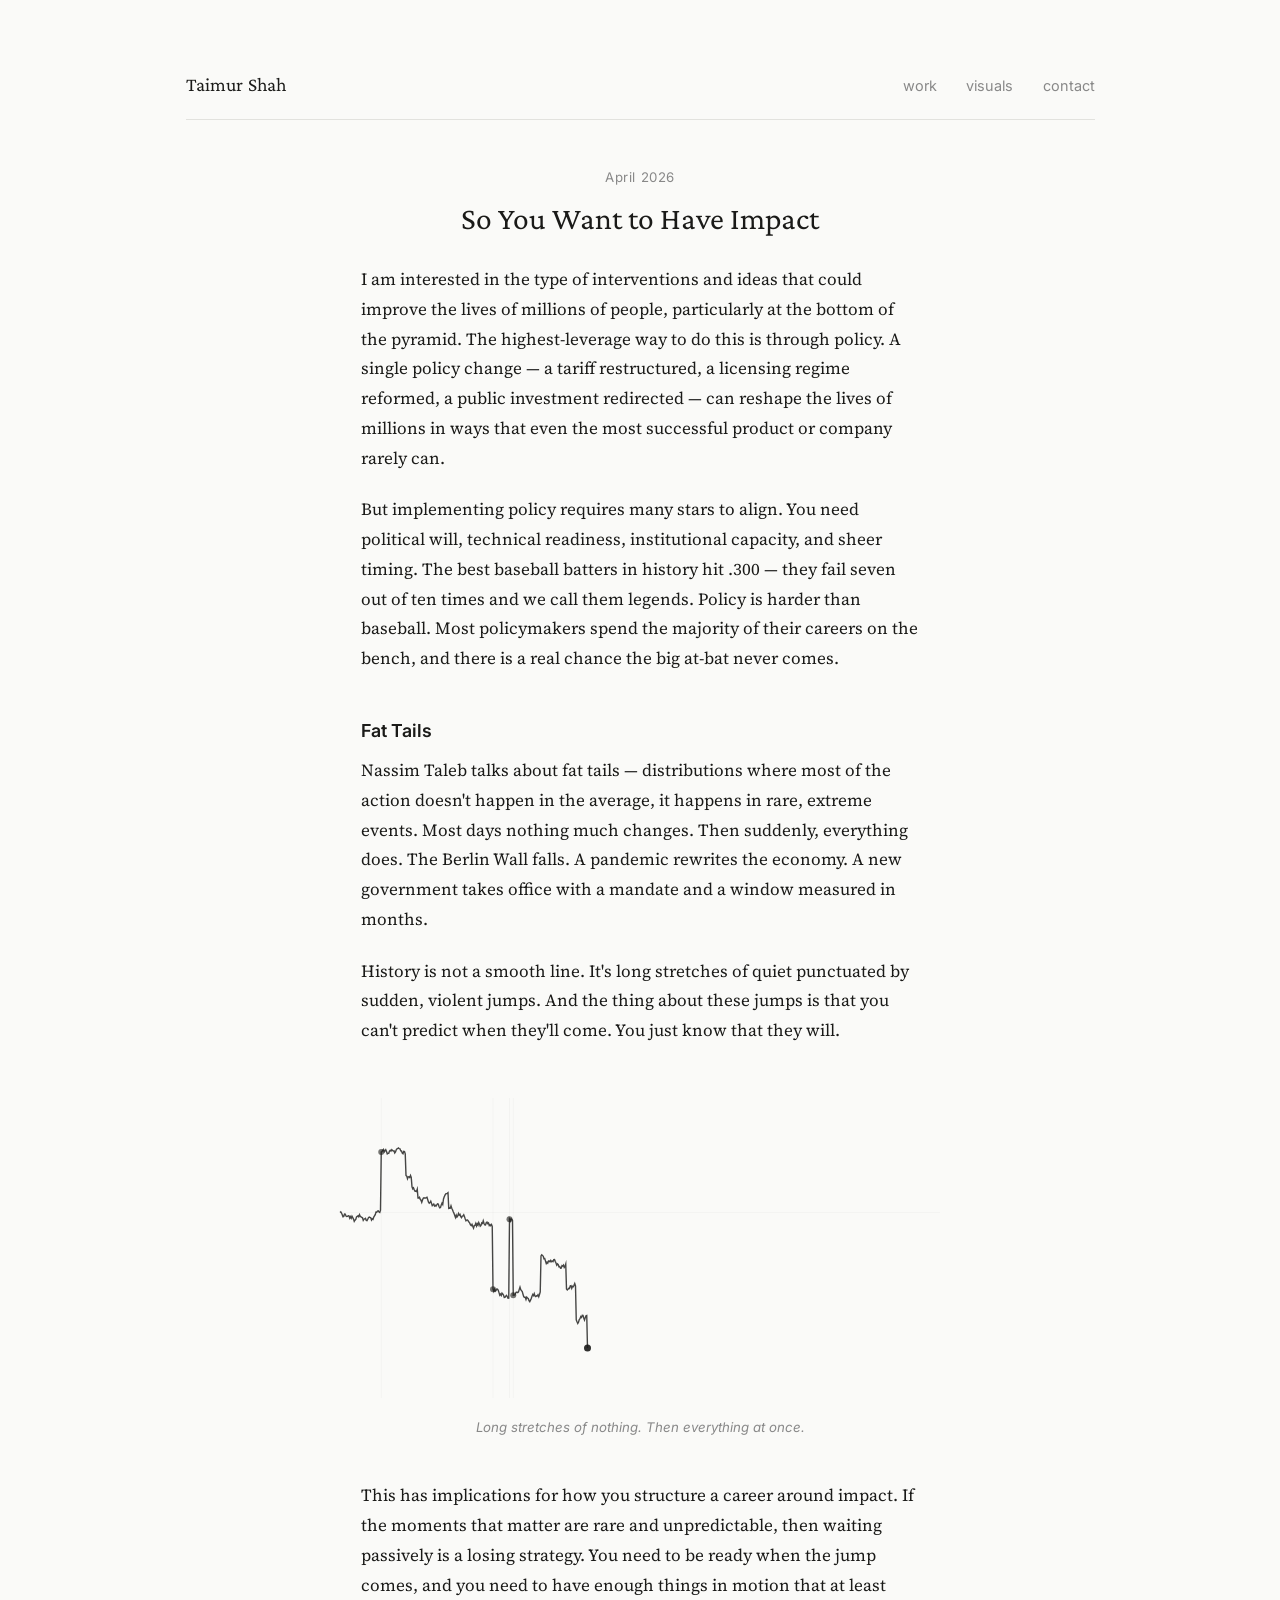
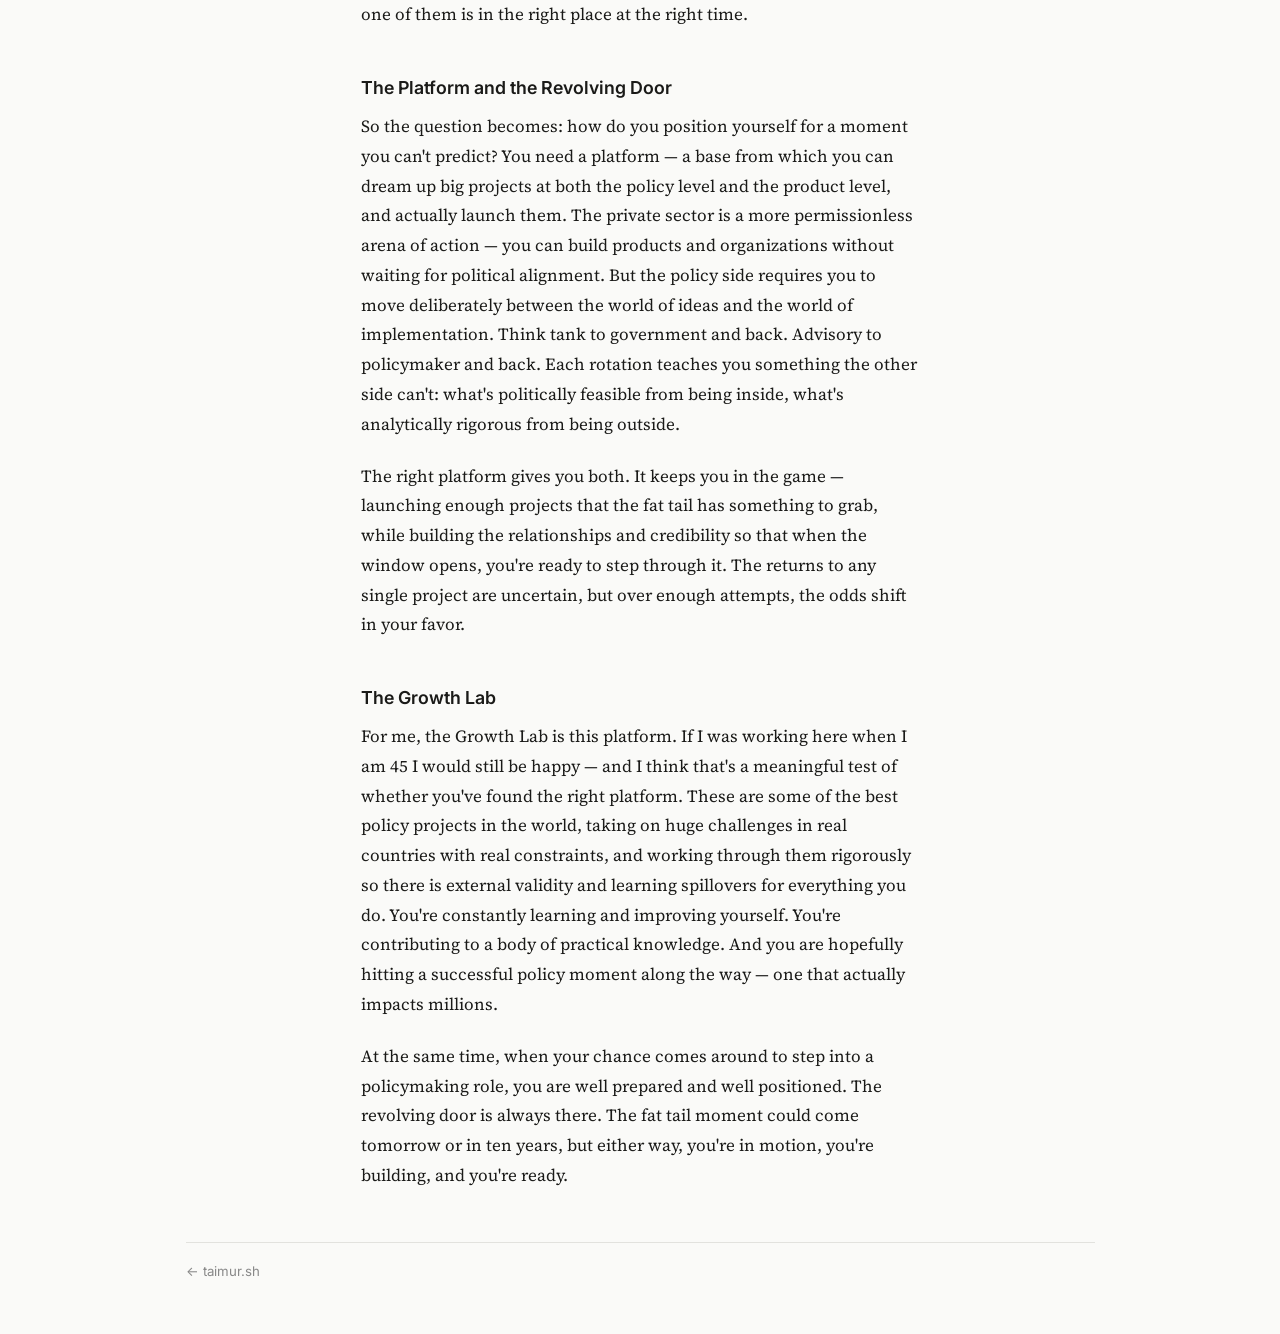
<file: blog/so-you-want-to-have-impact/index.html>
<!DOCTYPE html>
<html lang="en">
<head>
  <meta charset="UTF-8">
  <meta name="viewport" content="width=device-width, initial-scale=1.0">
  <meta name="description" content="On policy, platforms, and the patience required to have real impact.">
  <title>So You Want to Have Impact — Taimur Shah</title>
  <link rel="preconnect" href="https://fonts.googleapis.com">
  <link rel="preconnect" href="https://fonts.gstatic.com" crossorigin>
  <link rel="stylesheet" href="https://fonts.googleapis.com/css2?family=Crimson+Pro:ital,wght@0,400;0,600;1,400&family=Source+Serif+4:ital,wght@0,300;0,400;1,400&family=Inter:wght@400;500&display=swap">
  <link rel="stylesheet" href="/style.css">
  <style>
    body { max-width: 960px; }

    .post-meta {
      font-family: var(--sans);
      font-size: 0.78rem;
      color: var(--muted);
      letter-spacing: 0.04em;
      margin-bottom: 0.6rem;
      text-align: center;
    }
    .post-title {
      font-family: var(--display);
      font-size: 1.85rem;
      font-weight: 400;
      line-height: 1.3;
      margin-bottom: 1.5rem;
      text-align: center;
    }
    .post-body {
      max-width: 62ch;
      margin: 0 auto;
    }
    .post-body p {
      font-size: 1rem;
      line-height: 1.75;
      margin-bottom: 1.3rem;
    }
    .post-body p:last-child { margin-bottom: 0; }
    .post-body h3 {
      font-family: var(--sans);
      font-size: 1.05rem;
      font-weight: 600;
      margin-top: 2.5rem;
      margin-bottom: 0.6rem;
    }

    /* ── Fat tail visualization ─────────────────────────────── */
    .tail-visual {
      display: flex;
      flex-direction: column;
      align-items: center;
      margin: 2.5rem 0;
    }
    .tail-visual canvas {
      width: 100%;
      max-width: 680px;
      height: 320px;
      display: block;
    }
    .tail-caption {
      font-family: var(--sans);
      font-size: 0.78rem;
      color: var(--muted);
      margin-top: 0.5rem;
      text-align: center;
      font-style: italic;
    }

    footer { margin-top: 3rem; }

    @media (max-width: 480px) {
      .post-title { font-size: 1.5rem; }
      .tail-visual canvas { height: 240px; }
    }
  </style>
</head>
<body>

  <header>
    <a href="/" class="site-name" style="text-decoration:none">Taimur Shah</a>
    <nav>
      <a href="/work">work</a>
      <a href="/visuals">visuals</a>
      <a href="#" onclick="this.href='mailto:'+['taimur_shah','hks.harvard.edu'].join('@')">contact</a>
    </nav>
  </header>

  <article>
    <p class="post-meta">April 2026</p>
    <h1 class="post-title">So You Want to Have Impact</h1>

    <div class="post-body">
      <p>I am interested in the type of interventions and ideas that could improve the lives of millions of people, particularly at the bottom of the pyramid. The highest-leverage way to do this is through policy. A single policy change — a tariff restructured, a licensing regime reformed, a public investment redirected — can reshape the lives of millions in ways that even the most successful product or company rarely can.</p>

      <p>But implementing policy requires many stars to align. You need political will, technical readiness, institutional capacity, and sheer timing. The best baseball batters in history hit .300 — they fail seven out of ten times and we call them legends. Policy is harder than baseball. Most policymakers spend the majority of their careers on the bench, and there is a real chance the big at-bat never comes.</p>

      <h3>Fat Tails</h3>
      <p>Nassim Taleb talks about fat tails — distributions where most of the action doesn't happen in the average, it happens in rare, extreme events. Most days nothing much changes. Then suddenly, everything does. The Berlin Wall falls. A pandemic rewrites the economy. A new government takes office with a mandate and a window measured in months.</p>

      <p>History is not a smooth line. It's long stretches of quiet punctuated by sudden, violent jumps. And the thing about these jumps is that you can't predict when they'll come. You just know that they will.</p>
    </div>

    <div class="tail-visual">
      <canvas id="fat-tail"></canvas>
      <p class="tail-caption">Long stretches of nothing. Then everything at once.</p>
    </div>

    <div class="post-body">
      <p>This has implications for how you structure a career around impact. If the moments that matter are rare and unpredictable, then waiting passively is a losing strategy. You need to be ready when the jump comes, and you need to have enough things in motion that at least one of them is in the right place at the right time.</p>

      <h3>The Platform and the Revolving Door</h3>
      <p>So the question becomes: how do you position yourself for a moment you can't predict? You need a platform — a base from which you can dream up big projects at both the policy level and the product level, and actually launch them. The private sector is a more permissionless arena of action — you can build products and organizations without waiting for political alignment. But the policy side requires you to move deliberately between the world of ideas and the world of implementation. Think tank to government and back. Advisory to policymaker and back. Each rotation teaches you something the other side can't: what's politically feasible from being inside, what's analytically rigorous from being outside.</p>

      <p>The right platform gives you both. It keeps you in the game — launching enough projects that the fat tail has something to grab, while building the relationships and credibility so that when the window opens, you're ready to step through it. The returns to any single project are uncertain, but over enough attempts, the odds shift in your favor.</p>

      <h3>The Growth Lab</h3>
      <p>For me, the Growth Lab is this platform. If I was working here when I am 45 I would still be happy — and I think that's a meaningful test of whether you've found the right platform. These are some of the best policy projects in the world, taking on huge challenges in real countries with real constraints, and working through them rigorously so there is external validity and learning spillovers for everything you do. You're constantly learning and improving yourself. You're contributing to a body of practical knowledge. And you are hopefully hitting a successful policy moment along the way — one that actually impacts millions.</p>

      <p>At the same time, when your chance comes around to step into a policymaking role, you are well prepared and well positioned. The revolving door is always there. The fat tail moment could come tomorrow or in ten years, but either way, you're in motion, you're building, and you're ready.</p>
    </div>
  </article>

  <footer>
    <a href="/">← taimur.sh</a>
  </footer>

  <script src="/shared.js"></script>
  <script>
  (function () {
    var c = document.getElementById('fat-tail');
    var rect = c.getBoundingClientRect();
    var W = rect.width || 680;
    var H = rect.height || 320;
    var dpr = site.dpr;
    c.width = W * dpr;
    c.height = H * dpr;
    var ctx = c.getContext('2d');
    ctx.scale(dpr, dpr);

    // ── Fat-tail random walk ────────────────────────────────
    // A single particle doing a random walk where most steps are
    // tiny but occasionally there's a massive jump.
    // Visualized as a time series: x = time, y = cumulative position.

    var STEPS = 800;
    var SPEED = 3;         // steps revealed per frame
    var BASELINE_Y;
    var path = [];
    var revealed = 0;

    function generatePath() {
      BASELINE_Y = H * 0.5;
      path = [{ x: 0, y: 0 }];
      var cumulative = 0;

      for (var i = 1; i <= STEPS; i++) {
        // Fat-tailed step: mostly tiny, occasionally huge
        var u = Math.random();
        var step;
        if (u < 0.97) {
          // Normal small step
          step = (Math.random() - 0.5) * 2;
        } else {
          // Fat tail jump — big event
          step = (Math.random() - 0.5) * 60;
        }
        cumulative += step;
        path.push({ x: i, y: cumulative });
      }
    }

    generatePath();

    function draw() {
      ctx.clearRect(0, 0, W, H);

      var show = Math.min(Math.floor(revealed), STEPS);
      if (show < 1) { revealed += SPEED; requestAnimationFrame(draw); return; }

      // Find y range for scaling
      var minY = 0, maxY = 0;
      for (var i = 0; i <= show; i++) {
        if (path[i].y < minY) minY = path[i].y;
        if (path[i].y > maxY) maxY = path[i].y;
      }
      var range = Math.max(maxY - minY, 40);
      var padded = range * 1.3;
      var midY = (minY + maxY) / 2;

      // Map data to canvas
      function toScreen(idx) {
        var sx = (idx / STEPS) * (W - 80) + 40;
        var sy = H / 2 - ((path[idx].y - midY) / padded) * (H - 60);
        return { x: sx, y: sy };
      }

      // Draw baseline (zero line)
      var zeroY = H / 2 - ((0 - midY) / padded) * (H - 60);
      ctx.beginPath();
      ctx.moveTo(40, zeroY);
      ctx.lineTo(W - 40, zeroY);
      ctx.strokeStyle = site.colors.border;
      ctx.lineWidth = 0.5;
      ctx.globalAlpha = 0.5;
      ctx.stroke();

      // Draw path
      ctx.beginPath();
      var p0 = toScreen(0);
      ctx.moveTo(p0.x, p0.y);
      for (var i = 1; i <= show; i++) {
        var p = toScreen(i);
        ctx.lineTo(p.x, p.y);
      }
      ctx.strokeStyle = site.colors.fg;
      ctx.lineWidth = 1.4;
      ctx.globalAlpha = 0.8;
      ctx.stroke();

      // Highlight big jumps with subtle vertical bars
      for (var i = 1; i <= show; i++) {
        var delta = Math.abs(path[i].y - path[i - 1].y);
        if (delta > 15) {
          var p = toScreen(i);
          ctx.beginPath();
          ctx.moveTo(p.x, 10);
          ctx.lineTo(p.x, H - 10);
          ctx.strokeStyle = site.colors.fg;
          ctx.lineWidth = 0.5;
          ctx.globalAlpha = 0.06;
          ctx.stroke();

          // Small dot at jump point
          ctx.beginPath();
          ctx.arc(p.x, p.y, 3, 0, Math.PI * 2);
          ctx.fillStyle = site.colors.fg;
          ctx.globalAlpha = 0.6;
          ctx.fill();
        }
      }

      // Head dot
      var head = toScreen(show);
      ctx.beginPath();
      ctx.arc(head.x, head.y, 3.5, 0, Math.PI * 2);
      ctx.fillStyle = site.colors.fg;
      ctx.globalAlpha = 0.9;
      ctx.fill();

      ctx.globalAlpha = 1;

      if (revealed < STEPS + 80) {
        revealed += SPEED;
        requestAnimationFrame(draw);
      } else {
        setTimeout(function () {
          generatePath();
          revealed = 0;
          draw();
        }, 4000);
      }
    }

    window.addEventListener('resize', function () {
      rect = c.getBoundingClientRect();
      W = rect.width || 680;
      H = rect.height || 320;
      c.width = W * dpr;
      c.height = H * dpr;
      ctx.setTransform(dpr, 0, 0, dpr, 0, 0);
    });

    draw();
  })();
  </script>
</body>
</html>
</file>
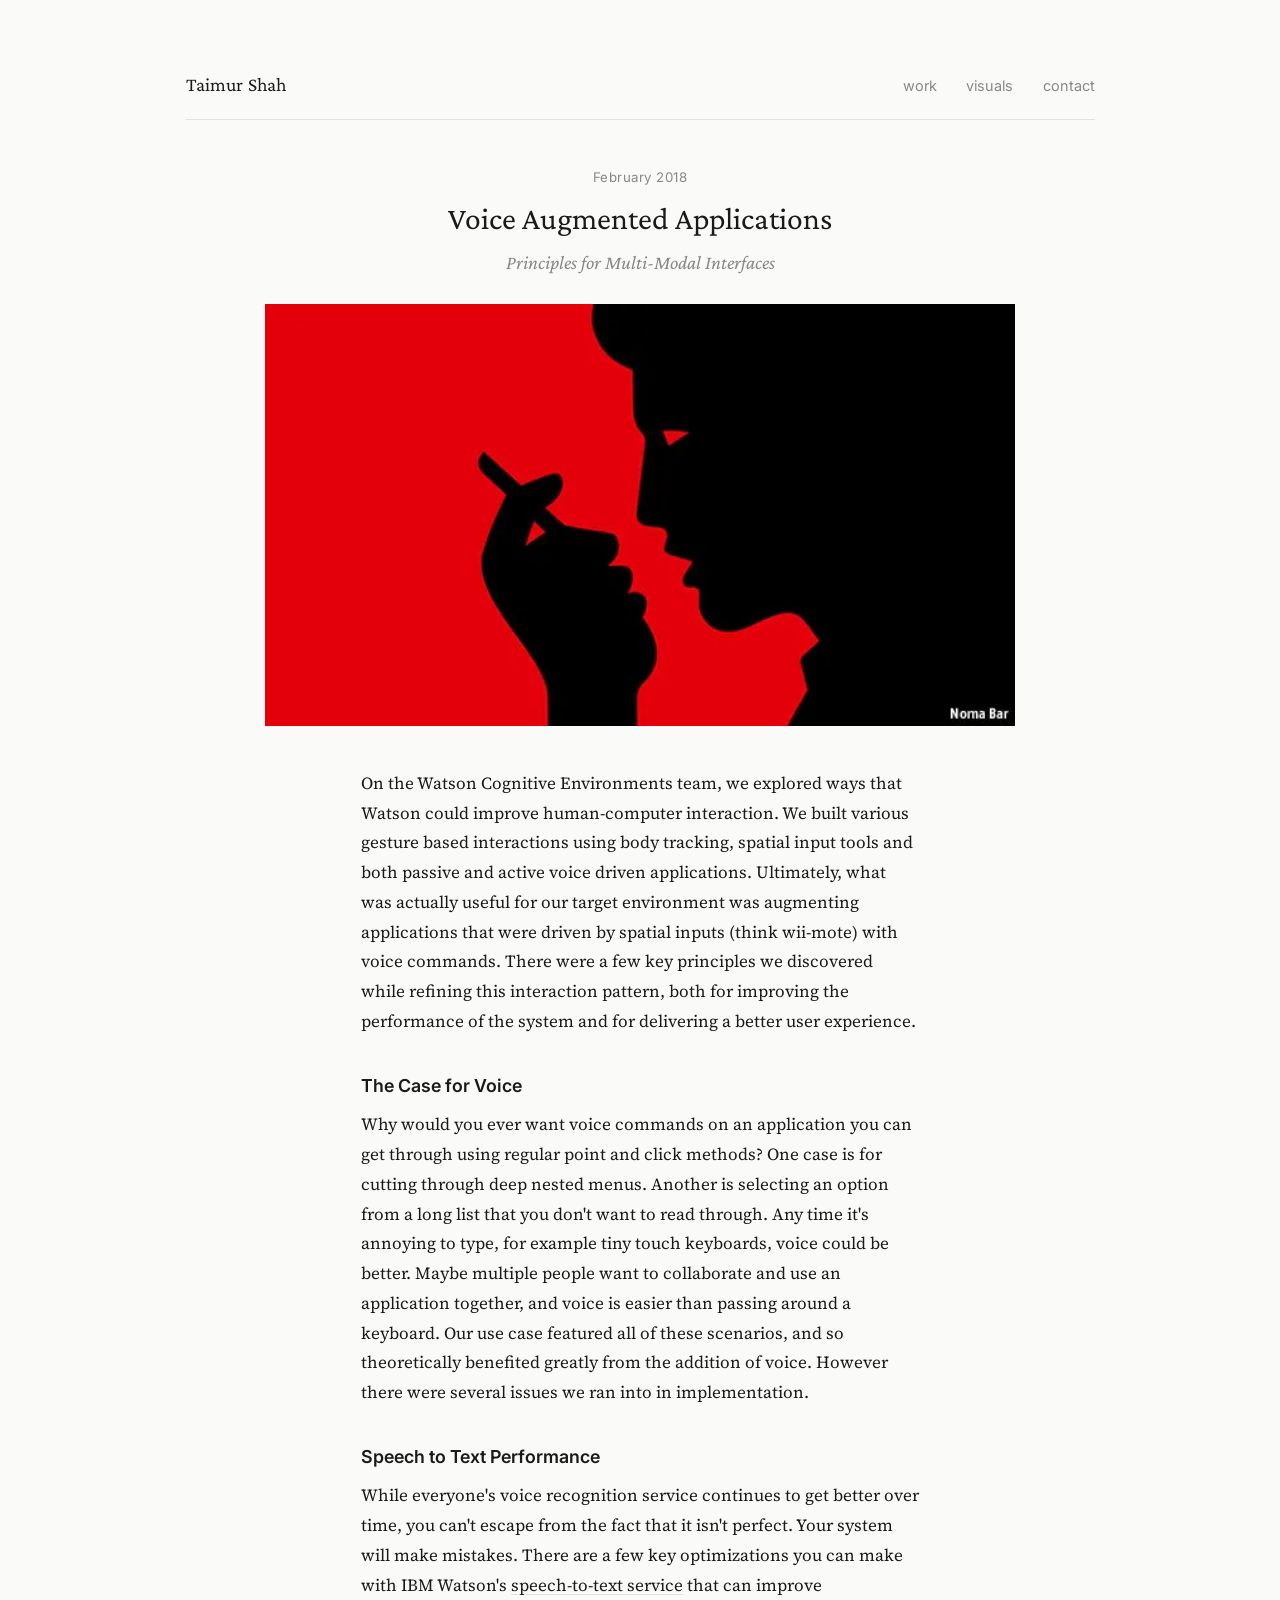
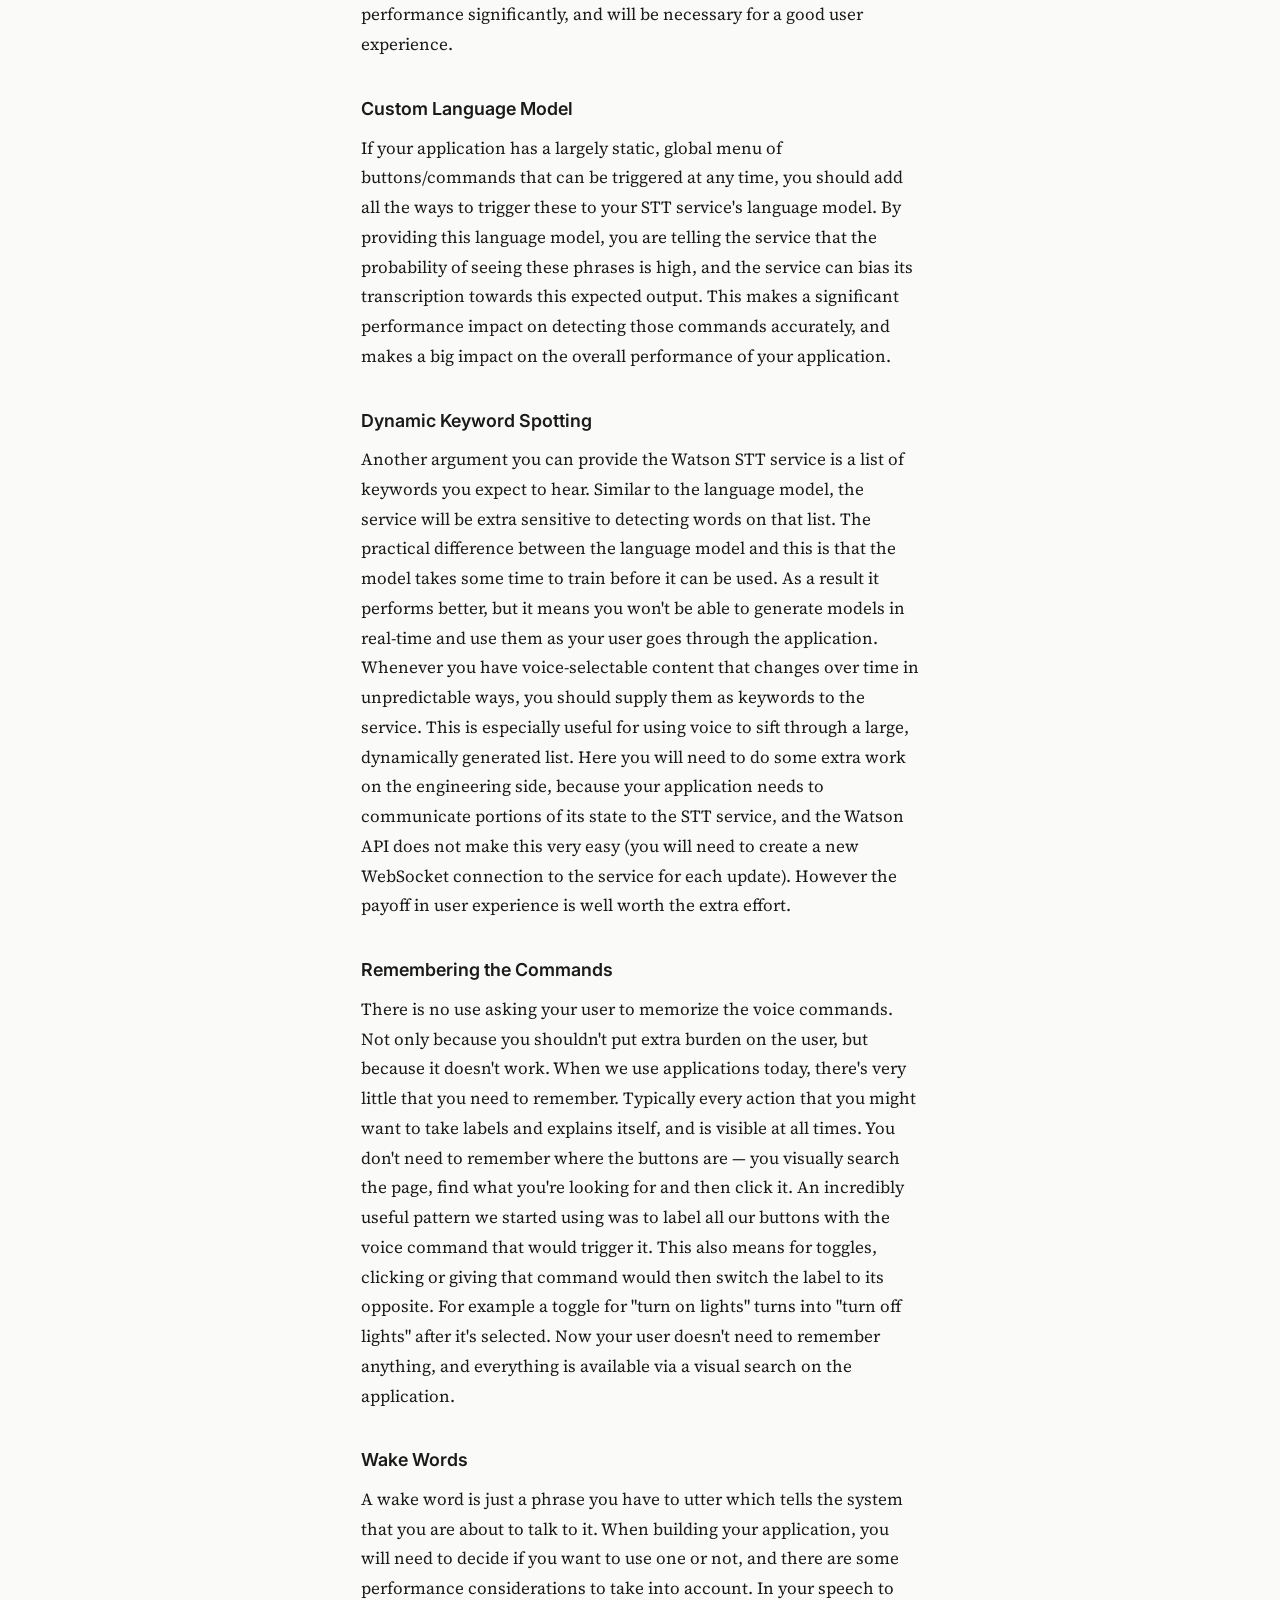
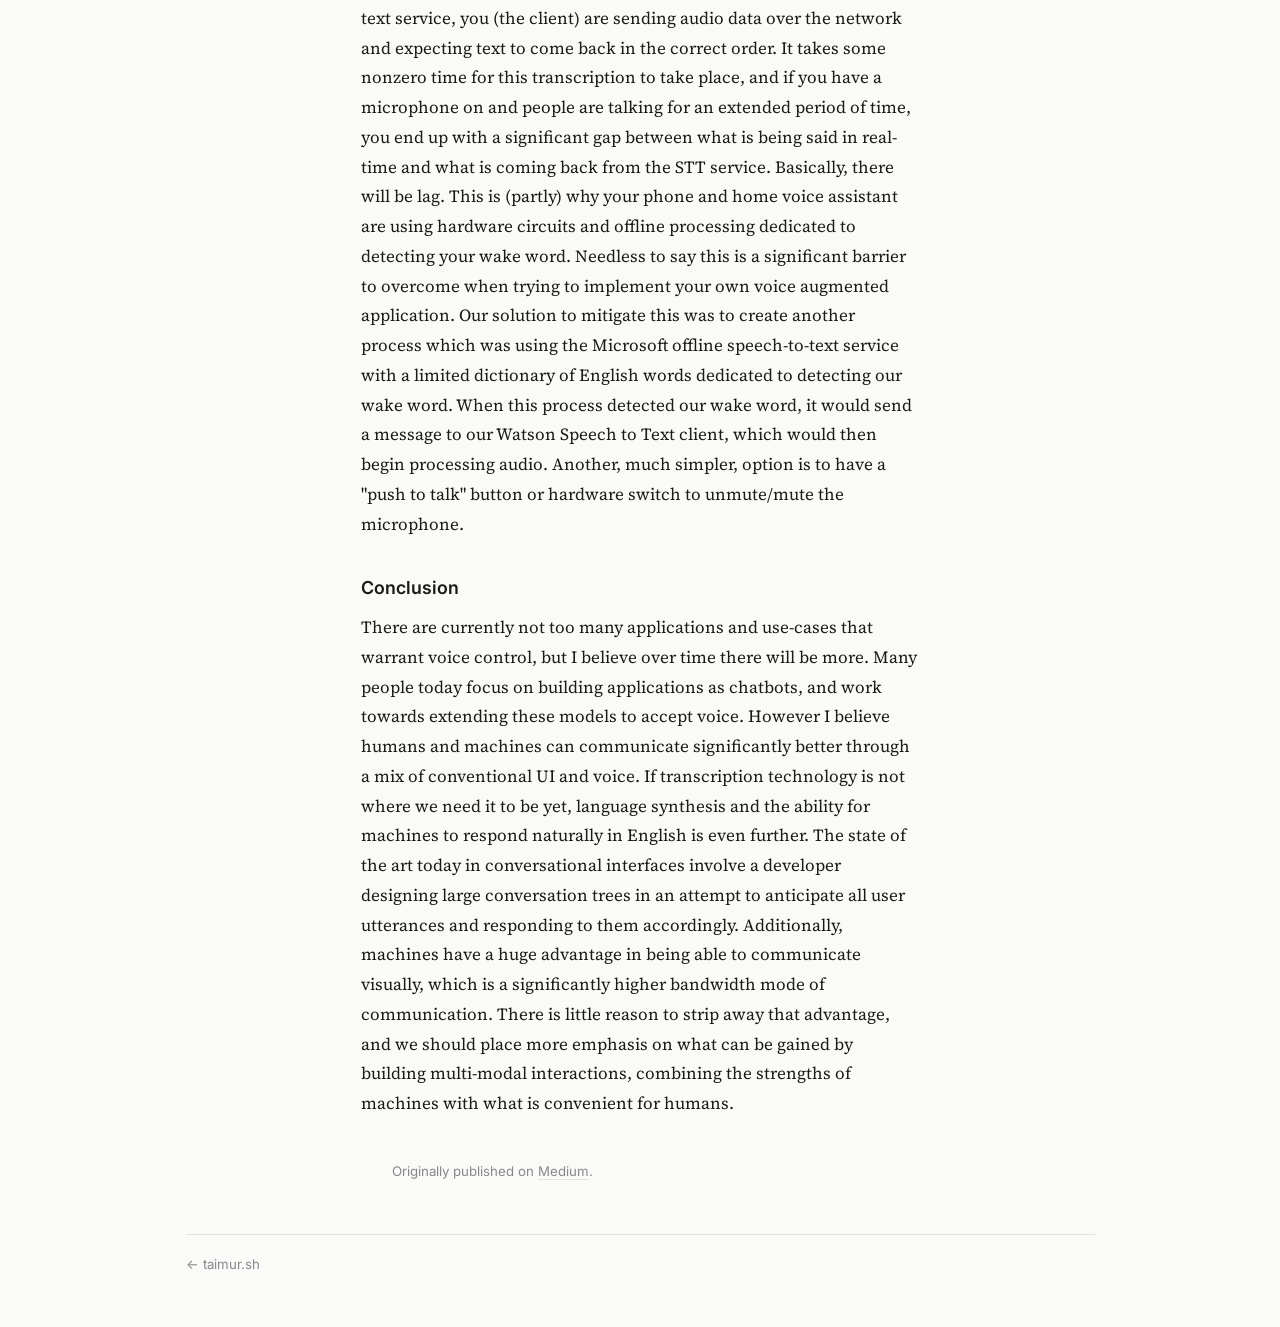
<file: blog/voice-augmented-applications/index.html>
<!DOCTYPE html>
<html lang="en">
<head>
  <meta charset="UTF-8">
  <meta name="viewport" content="width=device-width, initial-scale=1.0">
  <meta name="description" content="Principles for multi-modal interfaces — lessons from building voice-augmented applications on the Watson Cognitive Environments team.">
  <title>Voice Augmented Applications — Taimur Shah</title>
  <link rel="preconnect" href="https://fonts.googleapis.com">
  <link rel="preconnect" href="https://fonts.gstatic.com" crossorigin>
  <link rel="stylesheet" href="https://fonts.googleapis.com/css2?family=Crimson+Pro:ital,wght@0,400;0,600;1,400&family=Source+Serif+4:ital,wght@0,300;0,400;1,400&family=Inter:wght@400;500&display=swap">
  <link rel="stylesheet" href="/style.css">
  <style>
    body { max-width: 960px; }

    .post-meta {
      font-family: var(--sans);
      font-size: 0.78rem;
      color: var(--muted);
      letter-spacing: 0.04em;
      margin-bottom: 0.6rem;
      text-align: center;
    }
    .post-title {
      font-family: var(--display);
      font-size: 1.85rem;
      font-weight: 400;
      line-height: 1.3;
      margin-bottom: 0.4rem;
      text-align: center;
    }
    .post-subtitle {
      font-family: var(--display);
      font-size: 1.15rem;
      font-weight: 400;
      font-style: italic;
      color: var(--muted);
      text-align: center;
      margin-bottom: 1.5rem;
    }
    .post-body {
      max-width: 62ch;
      margin: 0 auto;
    }
    .post-body p {
      font-size: 1rem;
      line-height: 1.75;
      margin-bottom: 1.3rem;
    }
    .post-body p:last-child { margin-bottom: 0; }
    .post-body h3 {
      font-family: var(--sans);
      font-size: 1.05rem;
      font-weight: 600;
      margin-top: 2rem;
      margin-bottom: 0.6rem;
    }
    .post-body a {
      text-decoration-color: var(--border);
    }
    .post-body a:hover {
      text-decoration-color: var(--fg);
    }

    .originally {
      max-width: 62ch;
      margin: 2.5rem auto 0;
      font-family: var(--sans);
      font-size: 0.78rem;
      color: var(--muted);
    }
    .originally a {
      color: var(--muted);
      text-decoration: underline;
      text-decoration-color: var(--border);
    }
    .originally a:hover {
      color: var(--fg);
      text-decoration-color: var(--fg);
    }

    .hero-img {
      display: flex;
      justify-content: center;
      margin: 0 -1.5rem 2.5rem;
    }
    .hero-img img {
      width: 100%;
      max-width: 750px;
      height: auto;
      display: block;
    }

    footer { margin-top: 3rem; }

    @media (max-width: 480px) {
      .post-title { font-size: 1.5rem; }
      .post-subtitle { font-size: 1rem; }
    }
  </style>
</head>
<body>

  <header>
    <a href="/" class="site-name" style="text-decoration:none">Taimur Shah</a>
    <nav>
      <a href="/work">work</a>
      <a href="/visuals">visuals</a>
      <a href="#" onclick="this.href='mailto:'+['taimur_shah','hks.harvard.edu'].join('@')">contact</a>
    </nav>
  </header>

  <article>
    <p class="post-meta">February 2018</p>
    <h1 class="post-title">Voice Augmented Applications</h1>
    <p class="post-subtitle">Principles for Multi-Modal Interfaces</p>

    <div class="hero-img">
      <img src="hero.webp" alt="Voice Augmented Applications">
    </div>

    <div class="post-body">
      <p>On the Watson Cognitive Environments team, we explored ways that Watson could improve human-computer interaction. We built various gesture based interactions using body tracking, spatial input tools and both passive and active voice driven applications. Ultimately, what was actually useful for our target environment was augmenting applications that were driven by spatial inputs (think wii-mote) with voice commands. There were a few key principles we discovered while refining this interaction pattern, both for improving the performance of the system and for delivering a better user experience.</p>

      <h3>The Case for Voice</h3>
      <p>Why would you ever want voice commands on an application you can get through using regular point and click methods? One case is for cutting through deep nested menus. Another is selecting an option from a long list that you don't want to read through. Any time it's annoying to type, for example tiny touch keyboards, voice could be better. Maybe multiple people want to collaborate and use an application together, and voice is easier than passing around a keyboard. Our use case featured all of these scenarios, and so theoretically benefited greatly from the addition of voice. However there were several issues we ran into in implementation.</p>

      <h3>Speech to Text Performance</h3>
      <p>While everyone's voice recognition service continues to get better over time, you can't escape from the fact that it isn't perfect. Your system will make mistakes. There are a few key optimizations you can make with IBM Watson's <a href="https://www.ibm.com/watson/services/speech-to-text/">speech-to-text service</a> that can improve performance significantly, and will be necessary for a good user experience.</p>

      <h3>Custom Language Model</h3>
      <p>If your application has a largely static, global menu of buttons/commands that can be triggered at any time, you should add all the ways to trigger these to your STT service's language model. By providing this language model, you are telling the service that the probability of seeing these phrases is high, and the service can bias its transcription towards this expected output. This makes a significant performance impact on detecting those commands accurately, and makes a big impact on the overall performance of your application.</p>

      <h3>Dynamic Keyword Spotting</h3>
      <p>Another argument you can provide the Watson STT service is a list of keywords you expect to hear. Similar to the language model, the service will be extra sensitive to detecting words on that list. The practical difference between the language model and this is that the model takes some time to train before it can be used. As a result it performs better, but it means you won't be able to generate models in real-time and use them as your user goes through the application. Whenever you have voice-selectable content that changes over time in unpredictable ways, you should supply them as keywords to the service. This is especially useful for using voice to sift through a large, dynamically generated list. Here you will need to do some extra work on the engineering side, because your application needs to communicate portions of its state to the STT service, and the Watson API does not make this very easy (you will need to create a new WebSocket connection to the service for each update). However the payoff in user experience is well worth the extra effort.</p>

      <h3>Remembering the Commands</h3>
      <p>There is no use asking your user to memorize the voice commands. Not only because you shouldn't put extra burden on the user, but because it doesn't work. When we use applications today, there's very little that you need to remember. Typically every action that you might want to take labels and explains itself, and is visible at all times. You don't need to remember where the buttons are — you visually search the page, find what you're looking for and then click it. An incredibly useful pattern we started using was to label all our buttons with the voice command that would trigger it. This also means for toggles, clicking or giving that command would then switch the label to its opposite. For example a toggle for "turn on lights" turns into "turn off lights" after it's selected. Now your user doesn't need to remember anything, and everything is available via a visual search on the application.</p>

      <h3>Wake Words</h3>
      <p>A wake word is just a phrase you have to utter which tells the system that you are about to talk to it. When building your application, you will need to decide if you want to use one or not, and there are some performance considerations to take into account. In your speech to text service, you (the client) are sending audio data over the network and expecting text to come back in the correct order. It takes some nonzero time for this transcription to take place, and if you have a microphone on and people are talking for an extended period of time, you end up with a significant gap between what is being said in real-time and what is coming back from the STT service. Basically, there will be lag. This is (partly) why your phone and home voice assistant are using hardware circuits and offline processing dedicated to detecting your wake word. Needless to say this is a significant barrier to overcome when trying to implement your own voice augmented application. Our solution to mitigate this was to create another process which was using the Microsoft offline speech-to-text service with a limited dictionary of English words dedicated to detecting our wake word. When this process detected our wake word, it would send a message to our Watson Speech to Text client, which would then begin processing audio. Another, much simpler, option is to have a "push to talk" button or hardware switch to unmute/mute the microphone.</p>

      <h3>Conclusion</h3>
      <p>There are currently not too many applications and use-cases that warrant voice control, but I believe over time there will be more. Many people today focus on building applications as chatbots, and work towards extending these models to accept voice. However I believe humans and machines can communicate significantly better through a mix of conventional UI and voice. If transcription technology is not where we need it to be yet, language synthesis and the ability for machines to respond naturally in English is even further. The state of the art today in conversational interfaces involve a developer designing large conversation trees in an attempt to anticipate all user utterances and responding to them accordingly. Additionally, machines have a huge advantage in being able to communicate visually, which is a significantly higher bandwidth mode of communication. There is little reason to strip away that advantage, and we should place more emphasis on what can be gained by building multi-modal interactions, combining the strengths of machines with what is convenient for humans.</p>
    </div>

    <p class="originally">Originally published on <a href="https://medium.com/@taimur38/voice-augmented-applications-1f03c97018cb">Medium</a>.</p>
  </article>

  <footer>
    <a href="/">← taimur.sh</a>
  </footer>

  <script src="/shared.js"></script>
</body>
</html>
</file>
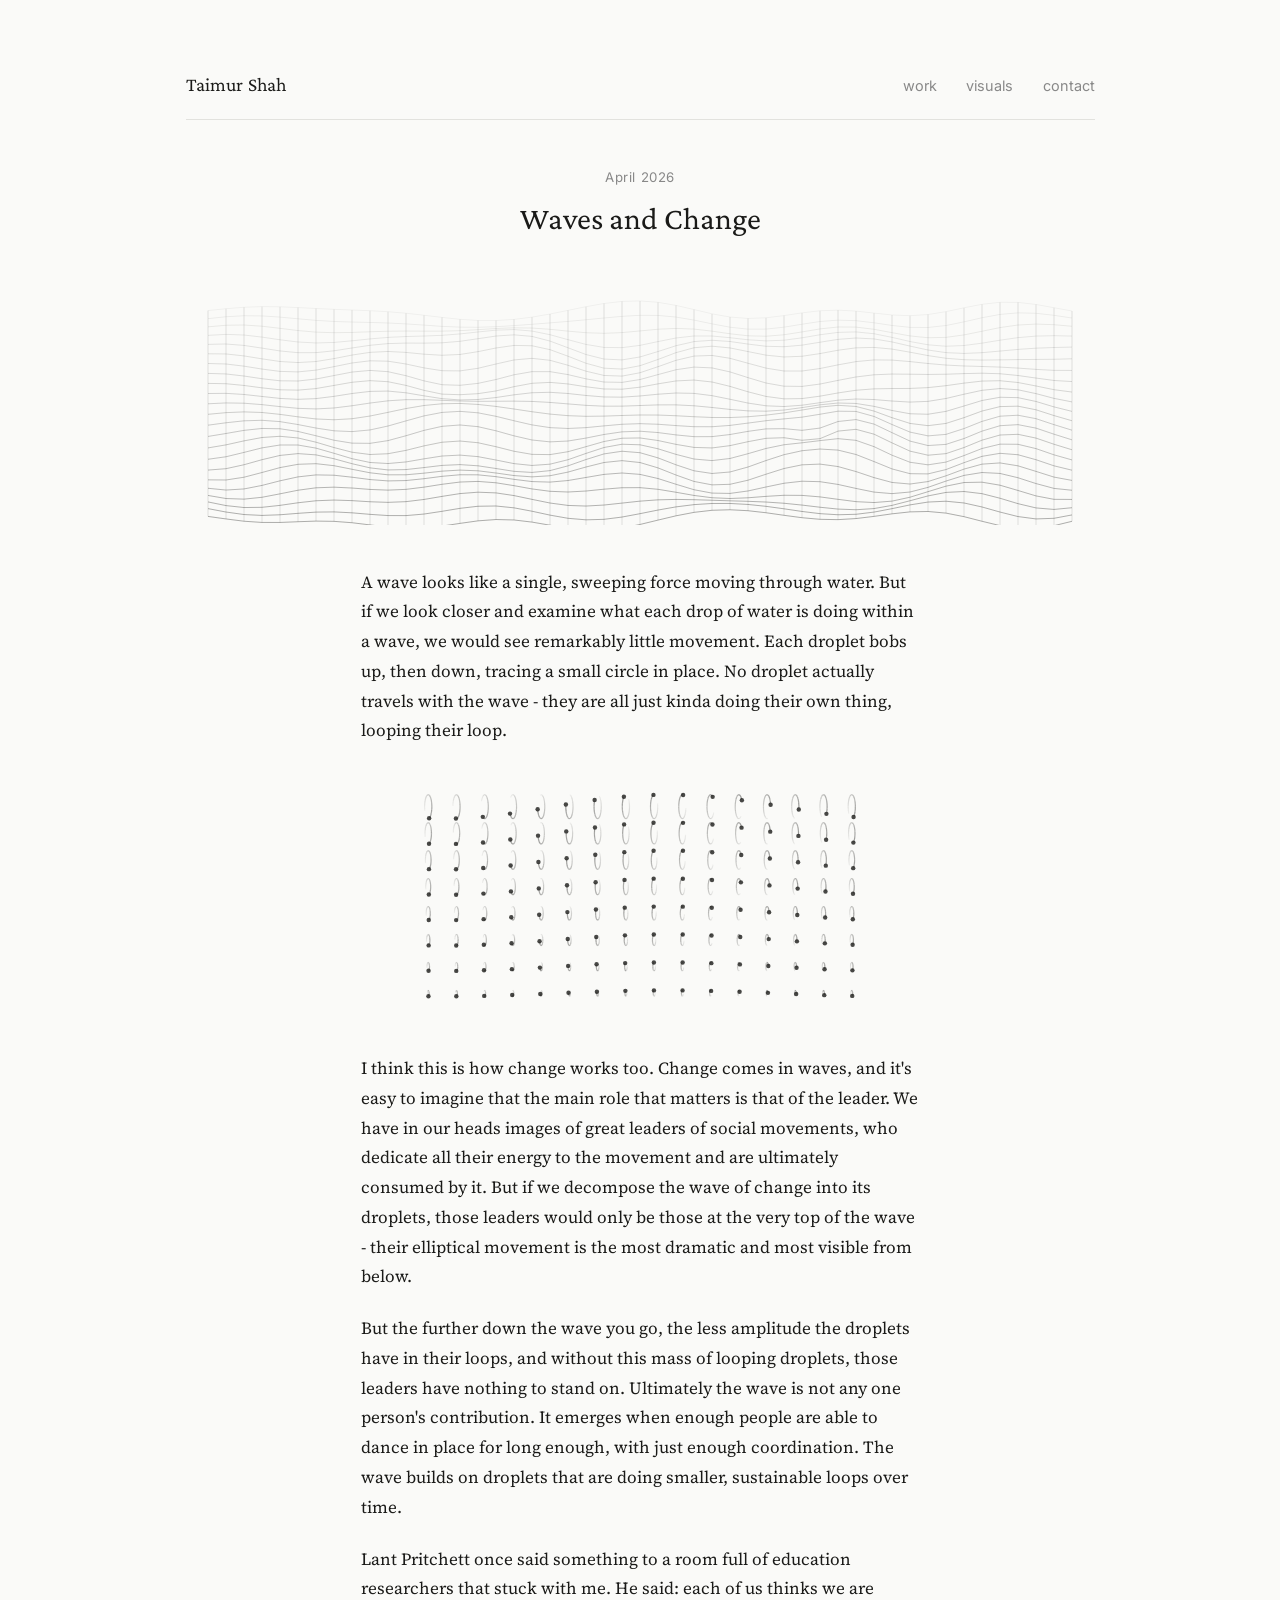
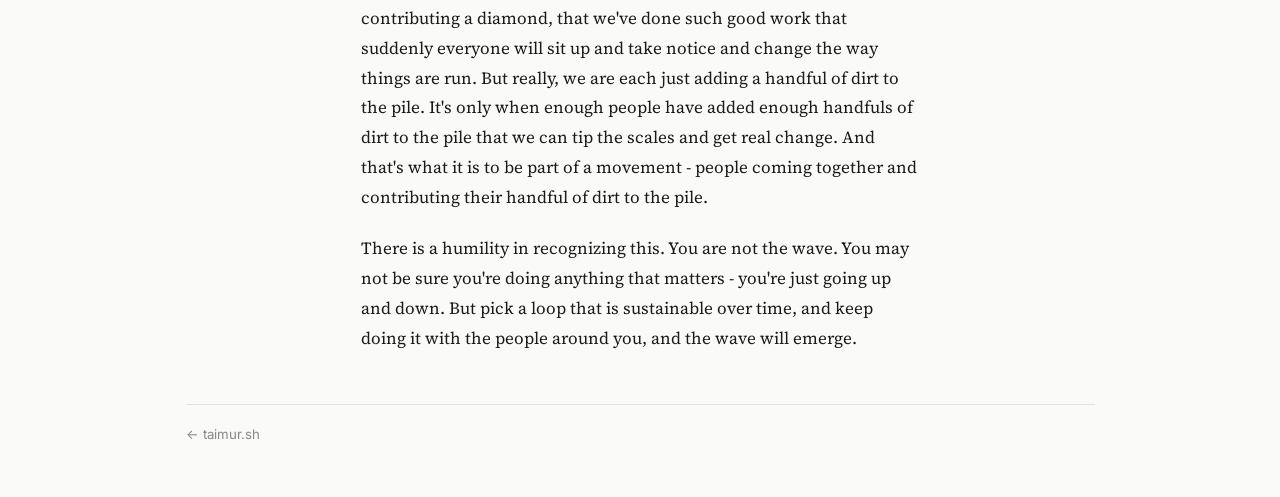
<file: blog/waves-and-change/index.html>
<!DOCTYPE html>
<html lang="en">
<head>
  <meta charset="UTF-8">
  <meta name="viewport" content="width=device-width, initial-scale=1.0">
  <meta name="description" content="On waves, gravel, and the small circles we trace. How individual actions make collective movements.">
  <title>Waves and Change</title>
  <link rel="preconnect" href="https://fonts.googleapis.com">
  <link rel="preconnect" href="https://fonts.gstatic.com" crossorigin>
  <link rel="stylesheet" href="https://fonts.googleapis.com/css2?family=Crimson+Pro:ital,wght@0,400;0,600;1,400&family=Source+Serif+4:ital,wght@0,300;0,400;1,400&family=Inter:wght@400;500&display=swap">
  <link rel="stylesheet" href="/style.css">
  <style>
    body { max-width: 960px; }

    /* ── Post ───────────────────────────────────────────────── */
    .post-meta {
      font-family: var(--sans);
      font-size: 0.78rem;
      color: var(--muted);
      letter-spacing: 0.04em;
      margin-bottom: 0.6rem;
      text-align: center;
    }
    .post-title {
      font-family: var(--display);
      font-size: 1.85rem;
      font-weight: 400;
      line-height: 1.3;
      margin-bottom: 1.5rem;
      text-align: center;
    }
    .post-body {
      max-width: 62ch;
      margin: 0 auto;
    }
    .post-body p {
      font-size: 1rem;
      line-height: 1.75;
      margin-bottom: 1.3rem;
    }
    .post-body p:last-child { margin-bottom: 0; }

    /* ── Hero wave canvas ───────────────────────────────────── */
    .hero-visual {
      margin: 0 -1.5rem 2.5rem;
      display: flex;
      justify-content: center;
    }
    .hero-visual canvas {
      width: 100%;
      max-width: 960px;
      height: 260px;
      display: block;
    }

    /* ── Particle visual (inline, centered) ─────────────────── */
    .particle-visual {
      display: flex;
      flex-direction: column;
      align-items: center;
      margin: 2rem 0;
    }
    .particle-visual canvas {
      width: 480px;
      max-width: 100%;
      height: 240px;
      display: block;
    }

    footer { margin-top: 3rem; }

    /* ── Responsive ─────────────────────────────────────────── */
    @media (max-width: 480px) {
      .post-title { font-size: 1.5rem; }
      .hero-visual { margin: 0 -1rem 2rem; }
      .hero-visual canvas { height: 180px; }
      .particle-visual canvas { height: 200px; }
    }
  </style>
</head>
<body>

  <header>
    <a href="/" class="site-name" style="text-decoration:none">Taimur Shah</a>
    <nav>
      <a href="/work">work</a>
      <a href="/visuals">visuals</a>
      <a href="#" onclick="this.href='mailto:'+['taimur_shah','hks.harvard.edu'].join('@')">contact</a>
    </nav>
  </header>

  <article>
    <p class="post-meta">April 2026</p>
    <h1 class="post-title">Waves and Change</h1>

    <div class="hero-visual">
      <canvas id="hero-wave"></canvas>
    </div>

    <div class="post-body">
      <p>A wave looks like a single, sweeping force moving through water. But if we look closer and examine what each drop of water is doing within a wave, we would see remarkably little movement. Each droplet bobs up, then down, tracing a small circle in place. No droplet actually travels with the wave - they are all just kinda doing their own thing, looping their loop. </p>
    </div>

    <div class="particle-visual">
      <canvas id="particles-only"></canvas>
    </div>

    <div class="post-body">
	    <p>I think this is how change works too. Change comes in waves, and it's easy to imagine that the main role that matters is that of the leader. We have in our heads images of great leaders of social movements, who dedicate all their energy to the movement and are ultimately consumed by it. But if we decompose the wave of change into its droplets, those leaders would only be those at the very top of the wave - their elliptical movement is the most dramatic and most visible from below. </p>

	    <p>But the further down the wave you go, the less amplitude the droplets have in their loops, and without this mass of looping droplets, those leaders have nothing to stand on. Ultimately the wave is not any one person's contribution. It emerges when enough people are able to dance in place for long enough, with just enough coordination. The wave builds on droplets that are doing smaller, sustainable loops over time. </p>

      <p>Lant Pritchett once said something to a room full of education researchers that stuck with me. He said: each of us thinks we are contributing a diamond, that we've done such good work that suddenly everyone will sit up and take notice and change the way things are run. But really, we are each just adding a handful of dirt to the pile. It's only when enough people have added enough handfuls of dirt to the pile that we can tip the scales and get real change. And that's what it is to be part of a movement - people coming together and contributing their handful of dirt to the pile.</p>

      <p>There is a humility in recognizing this. You are not the wave. You may not be sure you're doing anything that matters - you're just going up and down. But pick a loop that is sustainable over time, and keep doing it with the people around you, and the wave will emerge. </p>

    </div>
  </article>

  <footer>
    <a href="/">← taimur.sh</a>
  </footer>

  <script src="/shared.js"></script>
  <script>
  (function () {
    var S = 200;
    var col = site.colors;
    var dpr = site.dpr;

    // ── Hero wave: 3D mesh with two-source interference ─────
    (function () {
      var c = document.getElementById('hero-wave');
      var rect = c.getBoundingClientRect();
      var W = rect.width || 960;
      var H = rect.height || 260;
      c.width = W * dpr;
      c.height = H * dpr;
      var ctx = c.getContext('2d');
      ctx.scale(dpr, dpr);

      var COLS = 48, ROWS = 22;
      var tiltScale = 0.45;
      var cosTilt = Math.cos(0.65);
      var src1 = { x: -0.2, z: -0.15 };
      var src2 = { x: 0.2, z: 0.12 };
      var spanX = W * 0.9;
      var spanZ = H * 1.8; // stretched in depth for perspective
      var t = 0;

      function height(gx, gz, time) {
        var d1 = Math.sqrt((gx - src1.x * spanX) * (gx - src1.x * spanX) + (gz - src1.z * spanZ) * (gz - src1.z * spanZ));
        var d2 = Math.sqrt((gx - src2.x * spanX) * (gx - src2.x * spanX) + (gz - src2.z * spanZ) * (gz - src2.z * spanZ));
        var w1 = Math.sin(d1 * 0.04 - time * 2.5) * 16 / (1 + d1 * 0.005);
        var w2 = Math.sin(d2 * 0.04 - time * 2.5 + 1.8) * 16 / (1 + d2 * 0.005);
        return w1 + w2;
      }

      function draw() {
        ctx.clearRect(0, 0, W, H);
        var cx = W / 2, cy = H / 2 + 20;

        // Row lines
        for (var r = 0; r <= ROWS; r++) {
          ctx.beginPath();
          ctx.strokeStyle = col.fg;
          ctx.lineWidth = 0.6;
          var depth = r / ROWS;
          ctx.globalAlpha = 0.08 + 0.5 * depth;
          for (var c = 0; c <= COLS; c++) {
            var gx = (c / COLS - 0.5) * spanX;
            var gz = (r / ROWS - 0.5) * spanZ;
            var h = height(gx, gz, t);
            var px = cx + gx;
            var py = cy + gz * tiltScale - h * cosTilt;
            c === 0 ? ctx.moveTo(px, py) : ctx.lineTo(px, py);
          }
          ctx.stroke();
        }

        // Column lines
        for (var c = 0; c <= COLS; c++) {
          ctx.beginPath();
          ctx.strokeStyle = col.fg;
          ctx.lineWidth = 0.35;
          for (var r = 0; r <= ROWS; r++) {
            var gx = (c / COLS - 0.5) * spanX;
            var gz = (r / ROWS - 0.5) * spanZ;
            var h = height(gx, gz, t);
            var depth = r / ROWS;
            ctx.globalAlpha = 0.05 + 0.3 * depth;
            var px = cx + gx;
            var py = cy + gz * tiltScale - h * cosTilt;
            r === 0 ? ctx.moveTo(px, py) : ctx.lineTo(px, py);
          }
          ctx.stroke();
        }

        ctx.globalAlpha = 1;
        t += 0.015;
        requestAnimationFrame(draw);
      }

      window.addEventListener('resize', function () {
        rect = c.getBoundingClientRect();
        W = rect.width || 960;
        H = rect.height || 260;
        c.width = W * dpr;
        c.height = H * dpr;
        ctx.setTransform(dpr, 0, 0, dpr, 0, 0);
        spanX = W * 0.9;
        COLS = Math.max(24, Math.floor(W / 20));
      });

      draw();
    })();

    // ── Particles with amplitude-scaled orbits ──────────────
    (function () {
      var c = document.getElementById('particles-only');
      var rect = c.getBoundingClientRect();
      var PW = rect.width || 480;
      var PH = rect.height || 240;
      c.width = PW * dpr;
      c.height = PH * dpr;
      var ctx = c.getContext('2d');
      ctx.scale(dpr, dpr);

      var COLS = 16, ROWS = 8;
      var BASE_AMP = 3;
      var MAX_AMP = 12;
      var FREQ = 0.4;
      var SPEED = 0.025;
      var t = 0;
      var TRAIL_STEPS = 40;
      var TRAIL_STEP_SIZE = 0.12;

      function particlePos(c, r, time) {
        var sx = PW / (COLS + 1), sy = PH / (ROWS + 1);
        var bx = (c + 1) * sx, by = (r + 1) * sy;
        var phase = c * FREQ + time;
        var rowFrac = 1 - r / (ROWS - 1);
        var amp = BASE_AMP + (MAX_AMP - BASE_AMP) * rowFrac;
        var offsetY = Math.sin(phase) * amp;
        var offsetX = Math.cos(phase) * amp * 0.3;
        return { x: bx + offsetX, y: by + offsetY };
      }

      function draw() {
        ctx.clearRect(0, 0, PW, PH);
        for (var r = 0; r < ROWS; r++) {
          for (var c = 0; c < COLS; c++) {
            ctx.strokeStyle = col.fg;
            ctx.lineWidth = 1.2;
            for (var i = 1; i < TRAIL_STEPS; i++) {
              var tPrev = t - (TRAIL_STEPS - i + 1) * TRAIL_STEP_SIZE;
              var tCurr = t - (TRAIL_STEPS - i) * TRAIL_STEP_SIZE;
              var prev = particlePos(c, r, tPrev);
              var curr = particlePos(c, r, tCurr);
              ctx.globalAlpha = 0.05 + 0.4 * (i / TRAIL_STEPS);
              ctx.beginPath();
              ctx.moveTo(prev.x, prev.y);
              ctx.lineTo(curr.x, curr.y);
              ctx.stroke();
            }
            var p = particlePos(c, r, t);
            ctx.beginPath();
            ctx.fillStyle = col.fg;
            ctx.globalAlpha = 0.8;
            ctx.arc(p.x, p.y, 2.2, 0, Math.PI * 2);
            ctx.fill();
          }
        }
        ctx.globalAlpha = 1;
        t += SPEED;
        requestAnimationFrame(draw);
      }
      draw();
    })();



  })();
  </script>
</body>
</html>
</file>
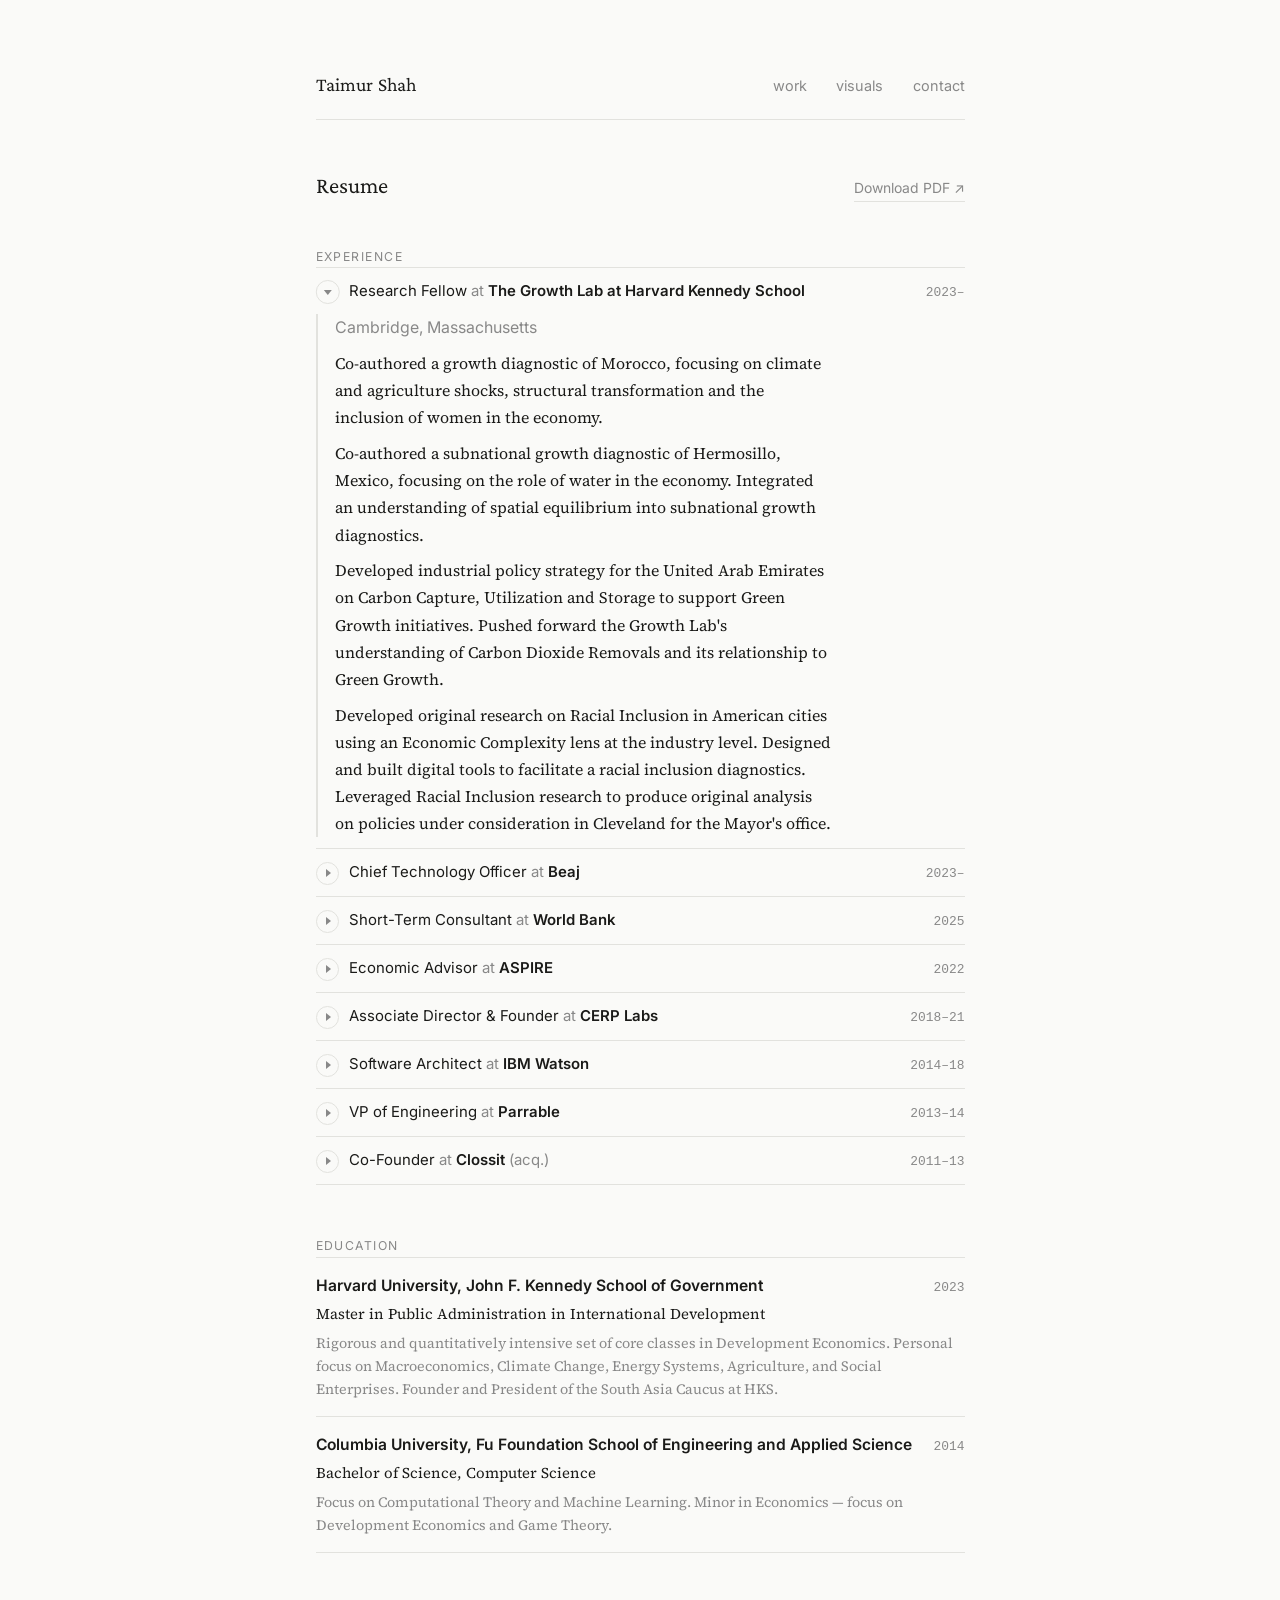
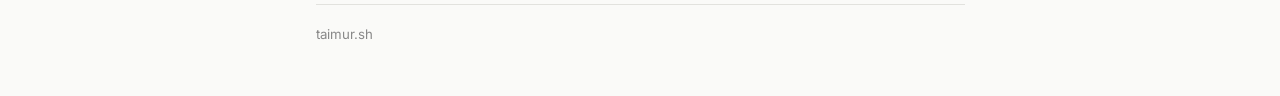
<file: resume.html>
<!DOCTYPE html>
<html lang="en">
<head>
  <meta charset="UTF-8">
  <meta name="viewport" content="width=device-width, initial-scale=1.0">
  <title>Resume — Taimur Shah</title>
  <link rel="preconnect" href="https://fonts.googleapis.com">
  <link rel="preconnect" href="https://fonts.gstatic.com" crossorigin>
  <link rel="stylesheet" href="https://fonts.googleapis.com/css2?family=Crimson+Pro:ital,wght@0,400;0,600;1,400&family=Source+Serif+4:ital,wght@0,300;0,400;1,400&family=Inter:wght@400;500&display=swap">
  <link rel="stylesheet" href="/style.css">
  <style>
    /* ── Page header ────────────────────────────────────────── */
    .page-header {
      display: flex;
      justify-content: space-between;
      align-items: baseline;
      margin-bottom: 2.5rem;
    }
    .page-title {
      font-family: var(--display);
      font-size: 1.35rem;
      font-weight: 400;
    }
    .download {
      font-family: var(--sans);
      font-size: 0.82rem;
      color: var(--muted);
      text-decoration: none;
      border-bottom: 1px solid var(--border);
      padding-bottom: 1px;
    }
    .download:hover { color: var(--fg); border-bottom-color: var(--fg); }

    /* ── Work entries ───────────────────────────────────────── */
    section { margin-bottom: 3rem; }
    .work-entry {
      padding: 0.65rem 0;
      border-top: 1px solid var(--border);
    }
    .work-entry:last-child { border-bottom: 1px solid var(--border); }
    .work-entry summary {
      cursor: pointer;
      list-style: none;
      display: flex;
      align-items: baseline;
      gap: 0.6rem;
      font-family: var(--sans);
      font-size: 0.88rem;
    }
    .work-entry summary::-webkit-details-marker { display: none; }
    .work-entry summary::marker { display: none; content: ''; }
    .work-entry summary:hover .work-role,
    .work-entry summary:hover .work-org { color: var(--muted); }
    .work-role { font-weight: 400; transition: color 0.15s; }
    .work-at { color: var(--muted); }
    .work-org { font-weight: 600; transition: color 0.15s; }
    .work-chevron {
      display: inline-flex;
      align-items: center;
      justify-content: center;
      flex-shrink: 0;
      width: 1.4rem;
      height: 1.4rem;
      border: 1px solid var(--border);
      border-radius: 50%;
      transition: transform 0.25s ease, border-color 0.15s;
    }
    .work-chevron::after {
      content: '';
      display: block;
      width: 0;
      height: 0;
      border-left: 5.5px solid var(--muted);
      border-top: 4px solid transparent;
      border-bottom: 4px solid transparent;
      margin-left: 1.5px;
    }
    .work-entry summary:hover .work-chevron { border-color: var(--muted); }
    .work-entry[open] .work-chevron {
      transform: rotate(90deg);
    }
    .work-summary-text {
      flex: 1;
      min-width: 0;
    }
    .work-year {
      font-family: var(--mono);
      font-size: 0.76rem;
      color: var(--muted);
      white-space: nowrap;
      flex-shrink: 0;
      margin-left: auto;
    }
    .work-detail {
      margin-top: 0.6rem;
      padding-left: 1rem;
      border-left: 2px solid var(--border);
      overflow: hidden;
      transition: max-height 0.3s ease, opacity 0.25s ease;
    }
    .work-location {
      font-family: var(--sans);
      font-size: 0.8rem;
      color: var(--muted);
      margin-bottom: 0.5rem;
    }
    .work-detail p {
      font-size: 0.94rem;
      line-height: 1.7;
      margin-bottom: 0.5rem;
      max-width: 62ch;
    }
    .work-detail p:last-child { margin-bottom: 0; }

    /* ── Education ──────────────────────────────────────────── */
    .edu-entry {
      padding: 0.9rem 0;
      border-top: 1px solid var(--border);
    }
    .edu-entry:last-child { border-bottom: 1px solid var(--border); }
    .edu-header {
      display: flex;
      justify-content: space-between;
      align-items: baseline;
      gap: 1rem;
    }
    .edu-school {
      font-family: var(--sans);
      font-size: 0.92rem;
      font-weight: 600;
    }
    .edu-year {
      font-family: var(--mono);
      font-size: 0.76rem;
      color: var(--muted);
      white-space: nowrap;
    }
    .edu-degree {
      font-size: 0.88rem;
      margin-top: 0.2rem;
    }
    .edu-desc {
      font-size: 0.84rem;
      line-height: 1.6;
      color: var(--muted);
      margin-top: 0.3rem;
    }

    /* ── Responsive (page-specific) ─────────────────────────── */
    @media (max-width: 480px) {
      .page-header { flex-direction: column; gap: 0.5rem; }
      .work-entry summary { flex-wrap: wrap; }
      .edu-header { flex-direction: column; gap: 0.15rem; }
    }
  </style>
</head>
<body>

  <header>
    <a href="/" class="site-name" style="text-decoration:none">Taimur Shah</a>
    <nav>
      <a href="/work">work</a>
      <a href="/visuals">visuals</a>
      <a href="#" onclick="this.href='mailto:'+['taimur_shah','hks.harvard.edu'].join('@')">contact</a>
    </nav>
  </header>

  <div class="page-header">
    <span class="page-title">Resume</span>
    <a class="download" href="/resume.pdf" target="_blank">Download PDF ↗</a>
  </div>

  <section>
    <p class="label">Experience</p>

    <details class="work-entry">
      <summary>
        <span class="work-chevron"></span>
        <span class="work-summary-text"><span class="work-role">Research Fellow</span> <span class="work-at">at</span> <span class="work-org">The Growth Lab at Harvard Kennedy School</span></span>
        <span class="work-year">2023–</span>
      </summary>
      <div class="work-detail">
        <p class="work-location">Cambridge, Massachusetts</p>
        <p>Co-authored a growth diagnostic of Morocco, focusing on climate and agriculture shocks, structural transformation and the inclusion of women in the economy.</p>
        <p>Co-authored a subnational growth diagnostic of Hermosillo, Mexico, focusing on the role of water in the economy. Integrated an understanding of spatial equilibrium into subnational growth diagnostics.</p>
        <p>Developed industrial policy strategy for the United Arab Emirates on Carbon Capture, Utilization and Storage to support Green Growth initiatives. Pushed forward the Growth Lab's understanding of Carbon Dioxide Removals and its relationship to Green Growth.</p>
        <p>Developed original research on Racial Inclusion in American cities using an Economic Complexity lens at the industry level. Designed and built digital tools to facilitate a racial inclusion diagnostics. Leveraged Racial Inclusion research to produce original analysis on policies under consideration in Cleveland for the Mayor's office.</p>
      </div>
    </details>

    <details class="work-entry">
      <summary>
        <span class="work-chevron"></span>
        <span class="work-summary-text"><span class="work-role">Chief Technology Officer</span> <span class="work-at">at</span> <span class="work-org">Beaj</span></span>
        <span class="work-year">2023–</span>
      </summary>
      <div class="work-detail">
        <p class="work-location">Cambridge, Massachusetts</p>
        <p>Define and lead Beaj's technology strategy, harnessing modern architectures, AI services, and conversational interfaces (e.g., WhatsApp bots) to scale impact and advance the organization's mission.</p>
      </div>
    </details>

    <details class="work-entry">
      <summary>
        <span class="work-chevron"></span>
        <span class="work-summary-text"><span class="work-role">Short-Term Consultant</span> <span class="work-at">at</span> <span class="work-org">World Bank</span></span>
        <span class="work-year">2025</span>
      </summary>
      <div class="work-detail">
        <p>Research on regenerative agriculture in South Asia.</p>
        <p>Optimizing a global trade model incorporating climate policy scenarios.</p>
      </div>
    </details>

    <details class="work-entry">
      <summary>
        <span class="work-chevron"></span>
        <span class="work-summary-text"><span class="work-role">Economic Advisor</span> <span class="work-at">at</span> <span class="work-org">ASPIRE</span></span>
        <span class="work-year">2022</span>
      </summary>
      <div class="work-detail">
        <p class="work-location">Agency for Strategic Planning and Reforms · Astana, Kazakhstan</p>
        <p>Primary focus on developing Industrial Policy recommendations. Analyzed existing structure of state support for industry in Kazakhstan, identified areas for improvement and alignment with identified market failures. Proposed improvements in existing policies and improved institutional process for formulating new policies.</p>
      </div>
    </details>

    <details class="work-entry">
      <summary>
        <span class="work-chevron"></span>
        <span class="work-summary-text"><span class="work-role">Associate Director &amp; Founder</span> <span class="work-at">at</span> <span class="work-org">CERP Labs</span></span>
        <span class="work-year">2018–21</span>
      </summary>
      <div class="work-detail">
        <p class="work-location">Centre for Economic Research in Pakistan · Lahore, Pakistan</p>
        <p>Founded the CERP Labs team, a revenue-generating software development unit within a research institution, focused on addressing issues that impede economic growth in developing countries. Built financially sustainable model, organizational capacity and trained a first-in-class software development team. Collaborated with research teams, private sector partners and international development organizations. Established and led projects in Education, Healthcare and COVID-19 related monitoring and economic recovery.</p>
        <p><strong>MISchool</strong> — Led product design and development of the School Management application targeting low-cost private schools in Pakistan. Designed sales strategy, built a sales team and led roll-out of the app to over 700 schools and 80,000 students across 6 districts of Punjab.</p>
        <p><strong>IlmExchange</strong> — Led product development of an education platform comprised of several components addressing systemic constraints to education outcomes as identified by LEAPS research. Led a team which built a marketplace connecting low-cost private schools and education service providers, an emergency student learning portal during COVID school closures, and merged capabilities with the MISchool application to better mitigate learning losses.</p>
        <p><strong>World Bank: Mapping Food Insecurity in Karachi</strong> — Designed, led and won proposal with the World Bank to build an interactive dashboard visualizing food insecurity hot-spots in informal settlements in Karachi. Collaboratively designed and rapidly produced tool for government officials in the wake of COVID-19 lockdowns, and augmented the dashboard to support a wide range of indicators across cities and survey sources.</p>
        <p><strong>Economic Vulnerability Assessment</strong> — Conceptualized and advocated for a public assessment to quantify the economic impact of COVID-19 and lockdowns on populations in Punjab. Brought Principal Investigators on-board and secured funding. Managed multi-round survey activity based on a random digit dial sample, and produced multiple publicly distributed reports.</p>
      </div>
    </details>

    <details class="work-entry">
      <summary>
        <span class="work-chevron"></span>
        <span class="work-summary-text"><span class="work-role">Software Architect</span> <span class="work-at">at</span> <span class="work-org">IBM Watson</span></span>
        <span class="work-year">2014–18</span>
      </summary>
      <div class="work-detail">
        <p class="work-location">Cognitive Environments · New York City, NY</p>
        <p>Worked on over a dozen projects and products, ranging from architecting and building modern web applications, to researching, designing and building distributed, graphics-intensive applications on OpenGL.</p>
        <p><strong>CogEnv</strong> — Architected and led development of core software library as well as a rich set of agents to manage distributed, multimodal inputs and outputs enriched by Watson. This enabled downstream developers to create plugins and applications for cognitive environments.</p>
        <p><strong>Election Explorer</strong> — Led development of and built knowledge graph service of political data around contributions, news, legislative activity and lobbyist info. Exposed the data through a custom-built question/answer interface and APIs. Architected frontend web application, enabling a large development team to work efficiently simultaneously. Designed and built interactive graph visualization to facilitate graph traversal of political data in an intuitive way.</p>
        <p><strong>Toomba</strong> — Designed, pitched and led development. Generates a knowledge graph from unstructured natural language using several independent Watson services. Enables developers to use different databases to host the Graph. Wrote plugins for Neo4J, SQL, Gremlin and Redis backends. Led a team in creating several Question-Answer services built on top of Toomba using both Neo4J and Postgres backends.</p>
        <p><strong>Toombot</strong> — Authored and presented thesis on using AI as an agent-in-the-middle to enrich conversations between humans. Architected and built a conversational framework leveraging Watson services to realize this vision.</p>
      </div>
    </details>

    <details class="work-entry">
      <summary>
        <span class="work-chevron"></span>
        <span class="work-summary-text"><span class="work-role">VP of Engineering</span> <span class="work-at">at</span> <span class="work-org">Parrable</span></span>
        <span class="work-year">2013–14</span>
      </summary>
      <div class="work-detail">
        <p class="work-location">New York City, NY</p>
        <p>Led data analysis and advertising operations for several clients. Actively assisted in fundraising and business development. Full-stack developer. Converted Clossit backend and infrastructure to support business pivot from destination site to advertising. Developed multiple customized products for clients.</p>
      </div>
    </details>

    <details class="work-entry">
      <summary>
        <span class="work-chevron"></span>
        <span class="work-summary-text"><span class="work-role">Co-Founder</span> <span class="work-at">at</span> <span class="work-org">Clossit</span> <span class="work-at">(acq.)</span></span>
        <span class="work-year">2011–13</span>
      </summary>
      <div class="work-detail">
        <p class="work-location">New York City, NY</p>
        <p>Consumer-facing site where users could browse a large database of clothes and curate personal collections shared with followers. Designed to better reflect the social aspects of fashion through a digital medium; the system learned user preferences and made recommendations accordingly. Full-stack developer building the site and apps. Successfully led the sale of the company to Parrable in 2013.</p>
      </div>
    </details>
  </section>

  <section>
    <p class="label">Education</p>

    <div class="edu-entry">
      <div class="edu-header">
        <span class="edu-school">Harvard University, John F. Kennedy School of Government</span>
        <span class="edu-year">2023</span>
      </div>
      <p class="edu-degree">Master in Public Administration in International Development</p>
      <p class="edu-desc">Rigorous and quantitatively intensive set of core classes in Development Economics. Personal focus on Macroeconomics, Climate Change, Energy Systems, Agriculture, and Social Enterprises. Founder and President of the South Asia Caucus at HKS.</p>
    </div>

    <div class="edu-entry">
      <div class="edu-header">
        <span class="edu-school">Columbia University, Fu Foundation School of Engineering and Applied Science</span>
        <span class="edu-year">2014</span>
      </div>
      <p class="edu-degree">Bachelor of Science, Computer Science</p>
      <p class="edu-desc">Focus on Computational Theory and Machine Learning. Minor in Economics — focus on Development Economics and Game Theory.</p>
    </div>
  </section>

  <footer>taimur.sh</footer>

  <script>
    document.querySelectorAll('.work-entry').forEach(function (el) {
      var summary = el.querySelector('summary');
      var detail = el.querySelector('.work-detail');
      summary.addEventListener('click', function (e) {
        e.preventDefault();
        if (el.open) {
          detail.style.maxHeight = detail.scrollHeight + 'px';
          detail.offsetHeight; // force reflow
          detail.style.maxHeight = '0';
          detail.style.opacity = '0';
          detail.addEventListener('transitionend', function handler() {
            detail.removeEventListener('transitionend', handler);
            el.open = false;
            detail.style.maxHeight = '';
            detail.style.opacity = '';
          });
        } else {
          el.open = true;
          var h = detail.scrollHeight;
          detail.style.maxHeight = '0';
          detail.style.opacity = '0';
          detail.offsetHeight; // force reflow
          detail.style.maxHeight = h + 'px';
          detail.style.opacity = '1';
          detail.addEventListener('transitionend', function handler() {
            detail.removeEventListener('transitionend', handler);
            detail.style.maxHeight = '';
          });
        }
      });
    });

    // Auto-expand first entry after a short delay so the user sees the animation
    setTimeout(function () {
      var first = document.querySelector('.work-entry');
      if (first && !first.open) {
        first.querySelector('summary').click();
      }
    }, 600);
  </script>
</body>
</html>
</file>
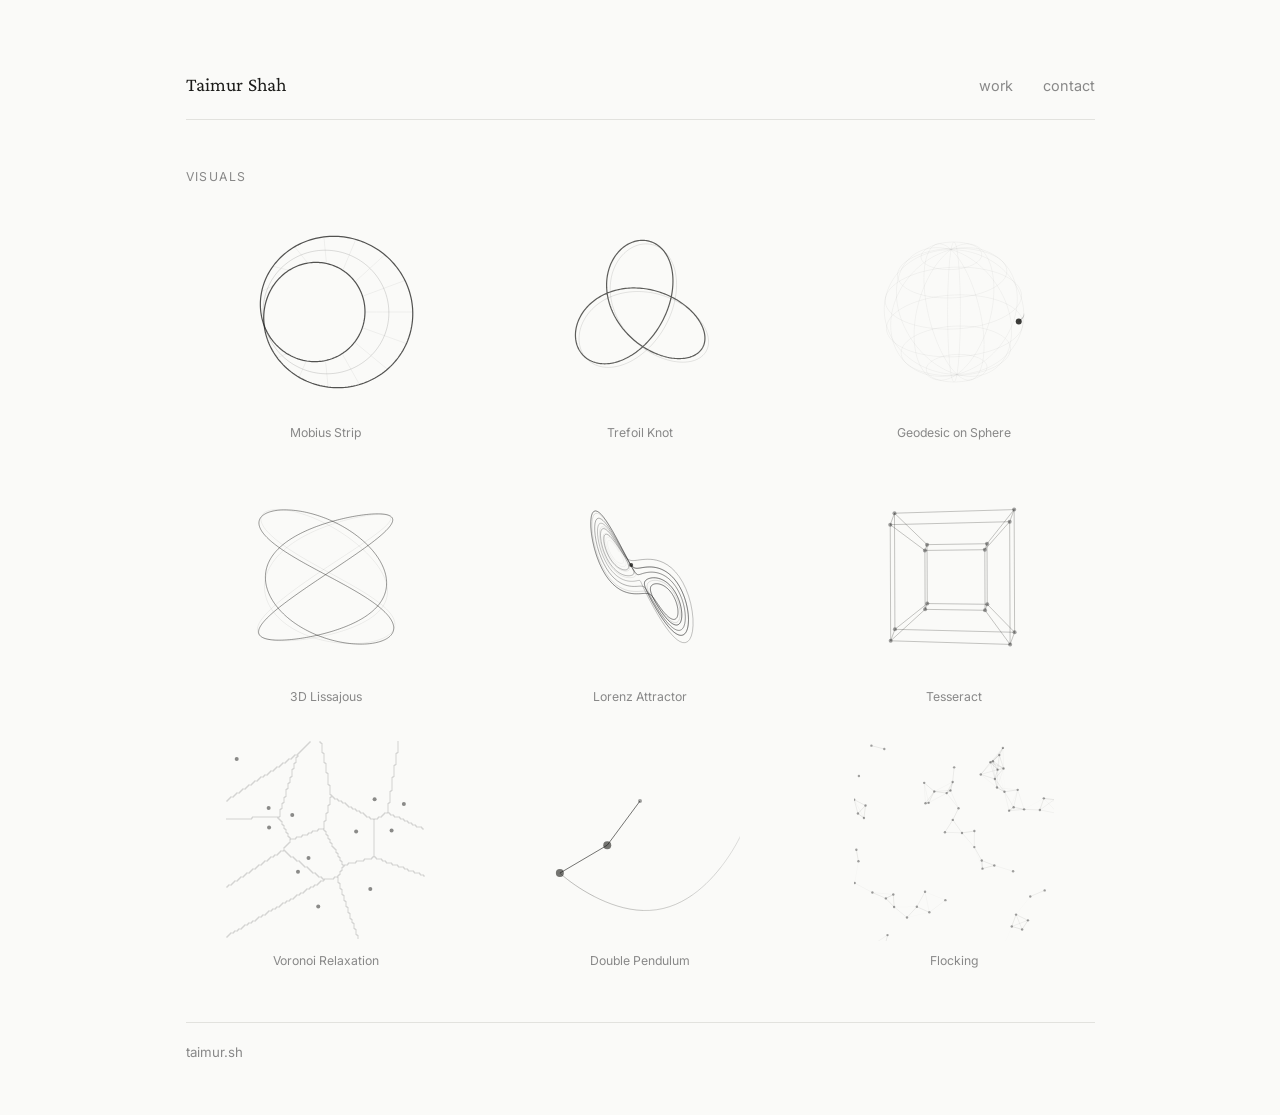
<file: visuals.html>
<!DOCTYPE html>
<html lang="en">
<head>
  <meta charset="UTF-8">
  <meta name="viewport" content="width=device-width, initial-scale=1.0">
  <title>Visuals — Taimur Shah</title>
  <link rel="preconnect" href="https://fonts.googleapis.com">
  <link rel="preconnect" href="https://fonts.gstatic.com" crossorigin>
  <link rel="stylesheet" href="https://fonts.googleapis.com/css2?family=Crimson+Pro:ital,wght@0,400;0,600;1,400&family=Source+Serif+4:ital,wght@0,300;0,400;1,400&family=Inter:wght@400;500&display=swap">
  <link rel="stylesheet" href="/style.css">
  <style>
    body { max-width: 960px; }
    .label { margin-bottom: 1.5rem; }

    .grid {
      display: grid;
      grid-template-columns: repeat(3, 1fr);
      gap: 2rem;
      margin-bottom: 3rem;
    }
    .cell {
      display: flex;
      flex-direction: column;
      align-items: center;
      cursor: pointer;
    }
    .cell canvas {
      width: 200px;
      height: 200px;
      display: block;
    }
    .cell-label {
      font-family: var(--sans);
      font-size: 0.72rem;
      color: var(--muted);
      margin-top: 0.6rem;
      text-align: center;
    }

    /* Expanded overlay */
    .overlay {
      position: fixed;
      inset: 0;
      background: var(--bg);
      z-index: 100;
      display: flex;
      flex-direction: column;
      align-items: center;
      justify-content: flex-start;
      padding: 4rem 1.5rem 3rem;
      overflow-y: auto;
      opacity: 0;
      pointer-events: none;
      transition: opacity 0.35s ease;
    }
    .overlay.open {
      opacity: 1;
      pointer-events: auto;
    }
    .overlay-frame {
      border: 1px solid var(--border);
      padding: 1.5rem;
      position: relative;
      transform: scale(0.6);
      transition: transform 0.4s cubic-bezier(0.25, 0.46, 0.45, 0.94);
    }
    .overlay.open .overlay-frame {
      transform: scale(1);
    }
    .overlay-frame canvas {
      display: block;
    }
    .overlay-close {
      position: absolute;
      top: 0.5rem;
      right: 0.75rem;
      font-family: var(--sans);
      font-size: 0.8rem;
      color: var(--muted);
      cursor: pointer;
      background: none;
      border: none;
      padding: 0;
      line-height: 1;
    }
    .overlay-close:hover { color: var(--fg); }
    .overlay-desc {
      max-width: 460px;
      margin-top: 1.5rem;
      opacity: 0;
      transform: translateY(8px);
      transition: opacity 0.4s ease 0.15s, transform 0.4s ease 0.15s;
    }
    .overlay.open .overlay-desc {
      opacity: 1;
      transform: translateY(0);
    }
    .overlay-title {
      font-family: var(--display);
      font-size: 1.1rem;
      margin-bottom: 0.5rem;
    }
    .overlay-text {
      font-size: 0.92rem;
      line-height: 1.7;
      color: var(--fg);
      opacity: 0.75;
    }

    .overlay-fullscreen {
      display: none;
      font-family: var(--sans);
      font-size: 0.8rem;
      color: var(--muted);
      margin-top: 1rem;
      text-decoration: none;
      transition: color 0.15s;
    }
    .overlay-fullscreen:hover { color: var(--fg); }
    .overlay-fullscreen.visible { display: inline-block; }

    /* Hide grid cells when overlay is open */
    body.has-overlay .grid .cell {
      opacity: 0;
      transition: opacity 0.25s ease;
    }
    .grid .cell {
      transition: opacity 0.25s ease;
    }

    @media (max-width: 780px) {
      .grid { grid-template-columns: repeat(2, 1fr); }
    }
    @media (max-width: 480px) {
      .grid { grid-template-columns: 1fr; }
      .cell canvas { width: 200px; height: 200px; }
      .overlay-frame canvas { width: 280px; height: 280px; }
      .overlay-desc { max-width: 300px; padding: 0 1rem; }
    }
  </style>
</head>
<body>

  <header>
    <a href="/" class="site-name" style="text-decoration:none">Taimur Shah</a>
    <nav>
      <a href="/work">work</a>
      <a href="#" onclick="this.href='mailto:'+['taimur_shah','hks.harvard.edu'].join('@')">contact</a>
    </nav>
  </header>

  <p class="label">Visuals</p>

  <div class="grid">
    <div class="cell"><canvas id="c1"></canvas><div class="cell-label">Mobius Strip</div></div>
    <div class="cell"><canvas id="c3"></canvas><div class="cell-label">Trefoil Knot</div></div>
    <div class="cell"><canvas id="c5"></canvas><div class="cell-label">Geodesic on Sphere</div></div>
    <div class="cell"><canvas id="c6"></canvas><div class="cell-label">3D Lissajous</div></div>
    <div class="cell"><canvas id="c7"></canvas><div class="cell-label">Lorenz Attractor</div></div>
    <div class="cell"><canvas id="c8"></canvas><div class="cell-label">Tesseract</div></div>
    <div class="cell"><canvas id="c10"></canvas><div class="cell-label">Voronoi Relaxation</div></div>
    <div class="cell"><canvas id="c11"></canvas><div class="cell-label">Double Pendulum</div></div>
    <div class="cell" data-href="/webgl"><canvas id="c13"></canvas><div class="cell-label">Flocking</div></div>
  </div>

  <footer>taimur.sh</footer>

  <div class="overlay" id="overlay">
    <div class="overlay-frame" id="overlay-frame">
      <button class="overlay-close" id="overlay-close">&times;</button>
    </div>
    <div class="overlay-desc">
      <div class="overlay-title" id="overlay-title"></div>
      <div class="overlay-text" id="overlay-text"></div>
      <a class="overlay-fullscreen" id="overlay-fullscreen" href="/webgl">view fullscreen &amp; interact &rarr;</a>
    </div>
  </div>

  <script src="/shared.js"></script>
  <script>
    // Page-level aliases from shared.js
    const S = 200;
    const S_SMALL = 200;
    const S_LARGE = 400;
    const dpr = site.dpr;
    let fg = site.colors.fg;

    // Keep fg in sync (shared.js updates site.colors, we mirror here for existing code)
    function readFg() { fg = site.colors.fg; }
    if (window.matchMedia) {
      window.matchMedia('(prefers-color-scheme: dark)').addEventListener('change', readFg);
    }

    function initCanvas(id) {
      var obj = site.initCanvas(id, S);
      return obj ? obj.ctx : null;
    }

    const rotateXY = site.rotateXY;

    // ──────────────────────────────────────────────────────────────
    // 1. Mobius Strip
    // ──────────────────────────────────────────────────────────────
    (function () {
      const ctx = initCanvas('c1');
      const R = 1, W = 0.38;
      let t = 0;

      function pt(u, v) {
        const h = u / 2;
        const cv = Math.cos(h), sv = Math.sin(h);
        const cu = Math.cos(u), su = Math.sin(u);
        return [
          (R + W * v * cv) * cu,
          (R + W * v * cv) * su,
          W * v * sv
        ];
      }

      function proj(p) {
        const ax = Math.sin(t * 0.7) * 0.6 + t * 0.12;
        const ay = t * 0.18;
        const [px, py] = rotateXY(p[0], p[1], p[2], ax, ay);
        return [S / 2 + px * 63, S / 2 + py * 63];
      }

      function strokeLine(v, steps) {
        ctx.beginPath();
        for (let i = 0; i <= steps; i++) {
          const u = (i / steps) * Math.PI * 2;
          const p = proj(pt(u, v));
          i === 0 ? ctx.moveTo(p[0], p[1]) : ctx.lineTo(p[0], p[1]);
        }
        ctx.stroke();
      }

      function draw() {
        ctx.clearRect(0, 0, S, S);
        ctx.strokeStyle = fg;

        ctx.lineWidth = 1.2;
        ctx.globalAlpha = 0.75;
        strokeLine(1, 180);
        strokeLine(-1, 180);

        ctx.lineWidth = 0.7;
        ctx.globalAlpha = 0.2;
        strokeLine(0, 180);

        ctx.globalAlpha = 0.1;
        ctx.lineWidth = 0.5;
        for (let i = 0; i < 16; i++) {
          const u = (i / 16) * Math.PI * 2;
          ctx.beginPath();
          for (let j = 0; j <= 8; j++) {
            const v = -1 + (j / 8) * 2;
            const p = proj(pt(u, v));
            j === 0 ? ctx.moveTo(p[0], p[1]) : ctx.lineTo(p[0], p[1]);
          }
          ctx.stroke();
        }

        ctx.globalAlpha = 1;
        t += 0.006;
        site.requestFrame('c1', draw);
      }
      draw();
    })();

    // ──────────────────────────────────────────────────────────────
    // 3. Trefoil Knot
    // ──────────────────────────────────────────────────────────────
    (function () {
      const ctx = initCanvas('c3');
      let t = 0;

      function curve(u) {
        return [
          Math.sin(u) + 2 * Math.sin(2 * u),
          Math.cos(u) - 2 * Math.cos(2 * u),
          -Math.sin(3 * u)
        ];
      }

      function proj(p) {
        const ax = Math.sin(t * 0.5) * 0.4 + t * 0.12;
        const ay = t * 0.18;
        const [px, py] = rotateXY(p[0], p[1], p[2], ax, ay);
        return [S / 2 + px * 24, S / 2 + py * 24];
      }

      function draw() {
        ctx.clearRect(0, 0, S, S);
        ctx.strokeStyle = fg;

        // shadow
        ctx.lineWidth = 1.0;
        ctx.globalAlpha = 0.1;
        ctx.beginPath();
        for (let i = 0; i <= 400; i++) {
          const u = (i / 400) * Math.PI * 2;
          const c = curve(u);
          const p = proj([c[0] + 0.15, c[1] + 0.15, c[2]]);
          i === 0 ? ctx.moveTo(p[0], p[1]) : ctx.lineTo(p[0], p[1]);
        }
        ctx.stroke();

        // main
        ctx.lineWidth = 1.2;
        ctx.globalAlpha = 0.7;
        ctx.beginPath();
        for (let i = 0; i <= 400; i++) {
          const u = (i / 400) * Math.PI * 2;
          const p = proj(curve(u));
          i === 0 ? ctx.moveTo(p[0], p[1]) : ctx.lineTo(p[0], p[1]);
        }
        ctx.stroke();

        ctx.globalAlpha = 1;
        t += 0.006;
        site.requestFrame('c3', draw);
      }
      draw();
    })();

    // ──────────────────────────────────────────────────────────────
    // 5. Geodesic on Sphere
    // ──────────────────────────────────────────────────────────────
    (function () {
      const ctx = initCanvas('c5');
      let t = 0;
      const R = 70;
      const maxTrail = 600;
      const trailPts = new Array(maxTrail);
      let trailHead = 0, trailLen = 0;

      function trailAt(k) {
        return trailPts[(trailHead - trailLen + k + maxTrail) % maxTrail];
      }

      function proj(x, y, z) {
        const ax = 0.45 + Math.sin(t * 0.3) * 0.2;
        const ay = t * 0.25;
        const [px, py] = rotateXY(x, y, z, ax, ay);
        return [S / 2 + px, S / 2 + py, z];
      }

      // tilted great circle point
      function gcPt(u, tilt, prec) {
        const x0 = R * Math.cos(u), y0 = R * Math.sin(u);
        const ct = Math.cos(tilt), st = Math.sin(tilt);
        const y1 = y0 * ct, z1 = y0 * st;
        const cp = Math.cos(prec), sp = Math.sin(prec);
        return [x0 * cp - z1 * sp, y1, x0 * sp + z1 * cp];
      }

      function draw() {
        ctx.clearRect(0, 0, S, S);
        ctx.strokeStyle = fg;

        // latitude lines with depth-based opacity
        for (let i = 1; i < 7; i++) {
          const lat = -Math.PI / 2 + (i / 7) * Math.PI;
          const r = R * Math.cos(lat);
          const y = R * Math.sin(lat);
          ctx.lineWidth = 0.5;
          ctx.beginPath();
          for (let j = 0; j <= 80; j++) {
            const lon = (j / 80) * Math.PI * 2;
            const p = proj(r * Math.cos(lon), y, r * Math.sin(lon));
            ctx.globalAlpha = 0.04 + 0.08 * ((p[2] / R + 1) / 2);
            j === 0 ? ctx.moveTo(p[0], p[1]) : ctx.lineTo(p[0], p[1]);
          }
          ctx.stroke();
        }

        // longitude lines with depth
        for (let i = 0; i < 12; i++) {
          const lon = (i / 12) * Math.PI * 2;
          ctx.lineWidth = 0.5;
          ctx.beginPath();
          for (let j = 0; j <= 80; j++) {
            const lat = -Math.PI / 2 + (j / 80) * Math.PI;
            const r = R * Math.cos(lat);
            const y = R * Math.sin(lat);
            const p = proj(r * Math.cos(lon), y, r * Math.sin(lon));
            ctx.globalAlpha = 0.04 + 0.08 * ((p[2] / R + 1) / 2);
            j === 0 ? ctx.moveTo(p[0], p[1]) : ctx.lineTo(p[0], p[1]);
          }
          ctx.stroke();
        }

        // precessing great circle
        const precession = t * 0.15;
        const tilt = 0.7 + Math.sin(t * 0.2) * 0.3;

        // trail (ring buffer)
        const pu = (t * 1.2) % (Math.PI * 2);
        const tp = gcPt(pu, tilt, precession);
        trailPts[trailHead] = tp;
        trailHead = (trailHead + 1) % maxTrail;
        if (trailLen < maxTrail) trailLen++;

        // draw trail as alpha-banded segments
        ctx.lineWidth = 1;
        const BANDS = 8;
        for (let b = 0; b < BANDS; b++) {
          const kStart = Math.max(1, Math.floor(b * trailLen / BANDS));
          const kEnd = Math.floor((b + 1) * trailLen / BANDS);
          if (kStart >= kEnd) continue;
          ctx.globalAlpha = 0.5 * ((kStart + kEnd) / 2 / trailLen);
          ctx.beginPath();
          for (let k = kStart; k < kEnd; k++) {
            const prev = trailAt(k - 1);
            const curr = trailAt(k);
            const p0 = proj(prev[0], prev[1], prev[2]);
            const p1 = proj(curr[0], curr[1], curr[2]);
            ctx.moveTo(p0[0], p0[1]);
            ctx.lineTo(p1[0], p1[1]);
          }
          ctx.stroke();
        }

        // moving point
        const pp = proj(tp[0], tp[1], tp[2]);
        ctx.globalAlpha = 0.85;
        ctx.fillStyle = fg;
        ctx.beginPath();
        ctx.arc(pp[0], pp[1], 3, 0, Math.PI * 2);
        ctx.fill();

        ctx.globalAlpha = 1;
        t += 0.006;
        site.requestFrame('c5', draw);
      }
      draw();
    })();

    // ──────────────────────────────────────────────────────────────
    // 6. 3D Lissajous
    // ──────────────────────────────────────────────────────────────
    (function () {
      const ctx = initCanvas('c6');
      let t = 0;
      let delta = 0;
      const la = 3, lb = 2, lc = 5;

      function proj(x, y, z) {
        const ax = t * 0.12;
        const ay = t * 0.18;
        const [px, py] = rotateXY(x, y, z, ax, ay);
        return [S / 2 + px * 65, S / 2 + py * 65];
      }

      function draw() {
        ctx.clearRect(0, 0, S, S);
        ctx.strokeStyle = fg;
        ctx.lineWidth = 0.8;
        ctx.globalAlpha = 0.55;

        ctx.beginPath();
        for (let i = 0; i <= 600; i++) {
          const u = (i / 600) * Math.PI * 2;
          const x = Math.sin(la * u + delta);
          const y = Math.sin(lb * u);
          const z = Math.sin(lc * u);
          const p = proj(x, y, z);
          i === 0 ? ctx.moveTo(p[0], p[1]) : ctx.lineTo(p[0], p[1]);
        }
        ctx.stroke();

        // second pass, thinner
        ctx.lineWidth = 0.4;
        ctx.globalAlpha = 0.15;
        ctx.beginPath();
        for (let i = 0; i <= 600; i++) {
          const u = (i / 600) * Math.PI * 2;
          const x = Math.sin(la * u + delta + 0.3);
          const y = Math.sin(lb * u + 0.1);
          const z = Math.sin(lc * u);
          const p = proj(x, y, z);
          i === 0 ? ctx.moveTo(p[0], p[1]) : ctx.lineTo(p[0], p[1]);
        }
        ctx.stroke();

        ctx.globalAlpha = 1;
        delta += 0.001;
        t += 0.006;
        site.requestFrame('c6', draw);
      }
      draw();
    })();

    // ──────────────────────────────────────────────────────────────
    // 7. Lorenz Attractor
    // ──────────────────────────────────────────────────────────────
    (function () {
      const ctx = initCanvas('c7');
      let t = 0;
      const sigma = 10, rho = 28, beta = 8 / 3;
      const dt = 0.005;
      const maxPts = 3000;
      const pts = new Array(maxPts);
      let ptsHead = 0;
      let lx = 0.1, ly = 0, lz = 0;

      // pre-fill ring buffer
      for (let i = 0; i < maxPts; i++) {
        const dx = sigma * (ly - lx);
        const dy = lx * (rho - lz) - ly;
        const dz = lx * ly - beta * lz;
        lx += dx * dt;
        ly += dy * dt;
        lz += dz * dt;
        pts[i] = [lx, ly, lz];
      }

      // reusable projection cache
      const projCache = new Array(maxPts);
      for (let i = 0; i < maxPts; i++) projCache[i] = [0, 0];

      function draw() {
        ctx.clearRect(0, 0, S, S);
        ctx.strokeStyle = fg;
        ctx.lineWidth = 0.7;

        // advance (overwrite oldest slots)
        for (let i = 0; i < 8; i++) {
          const dx = sigma * (ly - lx);
          const dy = lx * (rho - lz) - ly;
          const dz = lx * ly - beta * lz;
          lx += dx * dt;
          ly += dy * dt;
          lz += dz * dt;
          pts[ptsHead] = [lx, ly, lz];
          ptsHead = (ptsHead + 1) % maxPts;
        }

        // precompute all projections (oldest→newest)
        const ax = t * 0.08;
        const ay = t * 0.12;
        for (let k = 0; k < maxPts; k++) {
          const p = pts[(ptsHead + k) % maxPts];
          const x = p[0], y = p[1], z = p[2] - 25;
          const [px, py] = rotateXY(x, y, z, ax, ay);
          projCache[k][0] = S / 2 + px * 3;
          projCache[k][1] = S / 2 + py * 3;
        }

        // alpha-banded drawing (10 bands instead of 1500 individual strokes)
        const step = 2;
        const BANDS = 10;
        for (let b = 0; b < BANDS; b++) {
          const kStart = Math.max(step, Math.floor(b * maxPts / BANDS));
          const kEnd = Math.floor((b + 1) * maxPts / BANDS);
          if (kStart >= kEnd) continue;
          ctx.globalAlpha = 0.03 + 0.6 * ((kStart + kEnd) / 2 / maxPts);
          ctx.beginPath();
          for (let k = kStart; k < kEnd; k += step) {
            const p0 = projCache[k - step];
            const p1 = projCache[k];
            ctx.moveTo(p0[0], p0[1]);
            ctx.lineTo(p1[0], p1[1]);
          }
          ctx.stroke();
        }

        // bright head dot
        const head = projCache[maxPts - 1];
        ctx.globalAlpha = 0.8;
        ctx.fillStyle = fg;
        ctx.beginPath();
        ctx.arc(head[0], head[1], 2, 0, Math.PI * 2);
        ctx.fill();

        ctx.globalAlpha = 1;
        t += 0.006;
        site.requestFrame('c7', draw);
      }
      draw();
    })();

    // ──────────────────────────────────────────────────────────────
    // 8. Tesseract (4D Hypercube)
    // ──────────────────────────────────────────────────────────────
    (function () {
      const ctx = initCanvas('c8');
      let t = 0;

      // 16 vertices of a 4D hypercube
      const verts = [];
      for (let i = 0; i < 16; i++) {
        verts.push([
          (i & 1) ? 1 : -1,
          (i & 2) ? 1 : -1,
          (i & 4) ? 1 : -1,
          (i & 8) ? 1 : -1
        ]);
      }

      // 32 edges: connect vertices differing in exactly one coordinate
      const edges = [];
      for (let i = 0; i < 16; i++) {
        for (let j = i + 1; j < 16; j++) {
          let diff = 0;
          for (let k = 0; k < 4; k++) {
            if (verts[i][k] !== verts[j][k]) diff++;
          }
          if (diff === 1) edges.push([i, j]);
        }
      }

      function proj(v) {
        let [x, y, z, w] = v;

        // rotate in xw plane
        const a1 = t * 0.15;
        const c1 = Math.cos(a1), s1 = Math.sin(a1);
        const nx = x * c1 - w * s1;
        const nw = x * s1 + w * c1;
        x = nx; w = nw;

        // rotate in yz plane
        const a2 = t * 0.12;
        const c2 = Math.cos(a2), s2 = Math.sin(a2);
        const ny = y * c2 - z * s2;
        const nz = y * s2 + z * c2;
        y = ny; z = nz;

        // 4D -> 3D perspective
        const d4 = 3;
        const scale4 = d4 / (d4 - w);
        const x3 = x * scale4;
        const y3 = y * scale4;
        const z3 = z * scale4;

        // 3D -> 2D
        const ax = Math.sin(t * 0.5) * 0.3;
        const ay = t * 0.1;
        const [px, py] = rotateXY(x3, y3, z3, ax, ay);
        return [S / 2 + px * 40, S / 2 + py * 40];
      }

      function draw() {
        ctx.clearRect(0, 0, S, S);
        ctx.strokeStyle = fg;

        // edges
        ctx.lineWidth = 0.7;
        ctx.globalAlpha = 0.35;
        for (const [a, b] of edges) {
          const pa = proj(verts[a]);
          const pb = proj(verts[b]);
          ctx.beginPath();
          ctx.moveTo(pa[0], pa[1]);
          ctx.lineTo(pb[0], pb[1]);
          ctx.stroke();
        }

        // vertices
        ctx.fillStyle = fg;
        ctx.globalAlpha = 0.4;
        for (const v of verts) {
          const p = proj(v);
          ctx.beginPath();
          ctx.arc(p[0], p[1], 2, 0, Math.PI * 2);
          ctx.fill();
        }

        ctx.globalAlpha = 1;
        t += 0.006;
        site.requestFrame('c8', draw);
      }
      draw();
    })();

    // ──────────────────────────────────────────────────────────────
    // 10. Voronoi Relaxation
    // ──────────────────────────────────────────────────────────────
    (function () {
      const ctx = initCanvas('c10');
      const numPts = 12;
      const margin = 10;
      const pts = [];

      for (let i = 0; i < numPts; i++) {
        pts.push({
          x: margin + Math.random() * (S - 2 * margin),
          y: margin + Math.random() * (S - 2 * margin),
          vx: (Math.random() - 0.5) * 0.4,
          vy: (Math.random() - 0.5) * 0.4
        });
      }

      const res = 100;
      const grid = new Int8Array(res * res);
      const cellW = S / res;
      let frameCount = 0;

      function computeGrid() {
        for (let gy = 0; gy < res; gy++) {
          for (let gx = 0; gx < res; gx++) {
            const cx = (gx + 0.5) * cellW;
            const cy = (gy + 0.5) * cellW;
            let minD = Infinity, minI = 0;
            for (let i = 0; i < numPts; i++) {
              const dx = cx - pts[i].x;
              const dy = cy - pts[i].y;
              const d = dx * dx + dy * dy;
              if (d < minD) { minD = d; minI = i; }
            }
            grid[gy * res + gx] = minI;
          }
        }
      }

      function draw() {
        ctx.clearRect(0, 0, S, S);

        // move points
        for (const p of pts) {
          p.x += p.vx;
          p.y += p.vy;
          if (p.x < margin || p.x > S - margin) p.vx *= -1;
          if (p.y < margin || p.y > S - margin) p.vy *= -1;
          p.x = Math.max(margin, Math.min(S - margin, p.x));
          p.y = Math.max(margin, Math.min(S - margin, p.y));
        }

        // recompute grid every 3rd frame (seeds move 0.4px/frame)
        if (frameCount % 3 === 0) computeGrid();
        frameCount++;

        // draw edges where adjacent cells differ
        ctx.strokeStyle = fg;
        ctx.lineWidth = 0.7;
        ctx.globalAlpha = 0.25;
        ctx.beginPath();
        for (let gy = 0; gy < res - 1; gy++) {
          for (let gx = 0; gx < res - 1; gx++) {
            const idx = gy * res + gx;
            const cur = grid[idx];
            if (grid[idx + 1] !== cur) {
              const x = (gx + 1) * cellW;
              const y = gy * cellW;
              ctx.moveTo(x, y);
              ctx.lineTo(x, y + cellW);
            }
            if (grid[idx + res] !== cur) {
              const x = gx * cellW;
              const y = (gy + 1) * cellW;
              ctx.moveTo(x, y);
              ctx.lineTo(x + cellW, y);
            }
          }
        }
        ctx.stroke();

        // draw seed points
        ctx.fillStyle = fg;
        ctx.globalAlpha = 0.5;
        for (const p of pts) {
          ctx.beginPath();
          ctx.arc(p.x, p.y, 2, 0, Math.PI * 2);
          ctx.fill();
        }

        ctx.globalAlpha = 1;
        site.requestFrame('c10', draw);
      }
      draw();
    })();

    // ──────────────────────────────────────────────────────────────
    // 11. Double Pendulum
    // ──────────────────────────────────────────────────────────────
    (function () {
      const ctx = initCanvas('c11');
      const g = 9.81;
      const m1 = 1, m2 = 1;
      const L1 = 55, L2 = 55;
      let th1 = Math.PI / 2, th2 = Math.PI / 2;
      let w1 = 0, w2 = 0;
      const maxTrail = 500;
      const trail = new Array(maxTrail);
      let trailHead = 0, trailLen = 0;

      function trailAt(k) {
        return trail[(trailHead - trailLen + k + maxTrail) % maxTrail];
      }

      function derivs(th1, th2, w1, w2) {
        const dt1 = th1 - th2;
        const den1 = (m1 + m2) * L1 - m2 * L1 * Math.cos(dt1) * Math.cos(dt1);
        const den2 = (L2 / L1) * den1;
        const dw1 = (-m2 * L1 * w1 * w1 * Math.sin(dt1) * Math.cos(dt1)
                     + m2 * g * Math.sin(th2) * Math.cos(dt1)
                     - m2 * L2 * w2 * w2 * Math.sin(dt1)
                     - (m1 + m2) * g * Math.sin(th1)) / den1;
        const dw2 = (m2 * L2 * w2 * w2 * Math.sin(dt1) * Math.cos(dt1)
                     + (m1 + m2) * g * Math.sin(th1) * Math.cos(dt1)
                     + (m1 + m2) * L1 * w1 * w1 * Math.sin(dt1)
                     - (m1 + m2) * g * Math.sin(th2)) / den2;
        return [w1, w2, dw1, dw2];
      }

      function step(h) {
        const k1 = derivs(th1, th2, w1, w2);
        const k2 = derivs(th1 + h/2*k1[0], th2 + h/2*k1[1], w1 + h/2*k1[2], w2 + h/2*k1[3]);
        const k3 = derivs(th1 + h/2*k2[0], th2 + h/2*k2[1], w1 + h/2*k2[2], w2 + h/2*k2[3]);
        const k4 = derivs(th1 + h*k3[0], th2 + h*k3[1], w1 + h*k3[2], w2 + h*k3[3]);
        th1 += h/6*(k1[0] + 2*k2[0] + 2*k3[0] + k4[0]);
        th2 += h/6*(k1[1] + 2*k2[1] + 2*k3[1] + k4[1]);
        w1  += h/6*(k1[2] + 2*k2[2] + 2*k3[2] + k4[2]);
        w2  += h/6*(k1[3] + 2*k2[3] + 2*k3[3] + k4[3]);
      }

      const pivotX = S / 2, pivotY = S * 0.3;

      function draw() {
        ctx.clearRect(0, 0, S, S);

        // physics steps
        for (let i = 0; i < 4; i++) step(0.03);

        const x1 = pivotX + L1 * Math.sin(th1);
        const y1 = pivotY + L1 * Math.cos(th1);
        const x2 = x1 + L2 * Math.sin(th2);
        const y2 = y1 + L2 * Math.cos(th2);

        // ring buffer trail
        trail[trailHead] = [x2, y2];
        trailHead = (trailHead + 1) % maxTrail;
        if (trailLen < maxTrail) trailLen++;

        // alpha-banded trail drawing
        ctx.strokeStyle = fg;
        ctx.lineWidth = 0.7;
        const BANDS = 8;
        for (let b = 0; b < BANDS; b++) {
          const kStart = Math.max(1, Math.floor(b * trailLen / BANDS));
          const kEnd = Math.floor((b + 1) * trailLen / BANDS);
          if (kStart >= kEnd) continue;
          ctx.globalAlpha = 0.02 + 0.4 * ((kStart + kEnd) / 2 / trailLen);
          ctx.beginPath();
          for (let k = kStart; k < kEnd; k++) {
            const prev = trailAt(k - 1);
            const curr = trailAt(k);
            ctx.moveTo(prev[0], prev[1]);
            ctx.lineTo(curr[0], curr[1]);
          }
          ctx.stroke();
        }

        // rods
        ctx.strokeStyle = fg;
        ctx.lineWidth = 1.0;
        ctx.globalAlpha = 0.6;
        ctx.beginPath();
        ctx.moveTo(pivotX, pivotY);
        ctx.lineTo(x1, y1);
        ctx.lineTo(x2, y2);
        ctx.stroke();

        // pivot
        ctx.fillStyle = fg;
        ctx.globalAlpha = 0.4;
        ctx.beginPath();
        ctx.arc(pivotX, pivotY, 2, 0, Math.PI * 2);
        ctx.fill();

        // bobs
        ctx.globalAlpha = 0.6;
        ctx.beginPath();
        ctx.arc(x1, y1, 4, 0, Math.PI * 2);
        ctx.fill();
        ctx.beginPath();
        ctx.arc(x2, y2, 4, 0, Math.PI * 2);
        ctx.fill();

        ctx.globalAlpha = 1;
        site.requestFrame('c11', draw);
      }
      draw();
    })();

    // ──────────────────────────────────────────────────────────────
    // 13. Flocking (Canvas2D preview)
    // ──────────────────────────────────────────────────────────────
    (function () {
      const ctx = initCanvas('c13');
      const N = 60, CELL = 30;
      const boids = [];
      for (let i = 0; i < N; i++) {
        boids.push({
          x: Math.random() * S, y: Math.random() * S,
          vx: (Math.random() - 0.5) * 2, vy: (Math.random() - 0.5) * 2
        });
      }

      let gridCols, gridRows, grid;
      function buildGrid() {
        gridCols = Math.ceil(S / CELL) || 1;
        gridRows = Math.ceil(S / CELL) || 1;
        const total = gridCols * gridRows;
        if (!grid || grid.length !== total) {
          grid = []; for (let i = 0; i < total; i++) grid[i] = [];
        } else {
          for (let i = 0; i < total; i++) grid[i].length = 0;
        }
        for (let i = 0; i < N; i++) {
          const b = boids[i];
          const col = Math.min(Math.max(Math.floor(b.x / CELL), 0), gridCols - 1);
          const row = Math.min(Math.max(Math.floor(b.y / CELL), 0), gridRows - 1);
          grid[row * gridCols + col].push(i);
        }
      }

      function wrapD(d) {
        if (d > S * 0.5) return d - S;
        if (d < -S * 0.5) return d + S;
        return d;
      }

      function step() {
        buildGrid();
        for (let i = 0; i < N; i++) {
          const b = boids[i];
          let sepX = 0, sepY = 0, sepN = 0;
          let aliX = 0, aliY = 0, aliN = 0;
          let cohX = 0, cohY = 0, cohN = 0;
          const col = Math.min(Math.max(Math.floor(b.x / CELL), 0), gridCols - 1);
          const row = Math.min(Math.max(Math.floor(b.y / CELL), 0), gridRows - 1);
          for (let dr = -1; dr <= 1; dr++) {
            for (let dc = -1; dc <= 1; dc++) {
              const r = (row + dr + gridRows) % gridRows;
              const cc = (col + dc + gridCols) % gridCols;
              const cell = grid[r * gridCols + cc];
              for (let k = 0; k < cell.length; k++) {
                const j = cell[k];
                if (j === i) continue;
                const o = boids[j];
                const dx = wrapD(o.x - b.x), dy = wrapD(o.y - b.y);
                const dist = Math.sqrt(dx * dx + dy * dy);
                if (dist < 1) continue;
                if (dist < 12) { sepX -= dx / dist; sepY -= dy / dist; sepN++; }
                if (dist < 28) { aliX += o.vx; aliY += o.vy; aliN++; cohX += dx; cohY += dy; cohN++; }
              }
            }
          }
          let ax = 0, ay = 0;
          if (sepN) { ax += (sepX / sepN) * 1.5; ay += (sepY / sepN) * 1.5; }
          if (aliN) { ax += (aliX / aliN - b.vx) * 0.1; ay += (aliY / aliN - b.vy) * 0.1; }
          if (cohN) { ax += (cohX / cohN) * 0.01; ay += (cohY / cohN) * 0.01; }
          ax += (Math.random() - 0.5) * 0.1; ay += (Math.random() - 0.5) * 0.1;
          const fm = Math.sqrt(ax * ax + ay * ay);
          if (fm > 0.12) { ax = ax / fm * 0.12; ay = ay / fm * 0.12; }
          b.vx += ax; b.vy += ay;
          const spd = Math.sqrt(b.vx * b.vx + b.vy * b.vy);
          if (spd > 2.5) { b.vx = b.vx / spd * 2.5; b.vy = b.vy / spd * 2.5; }
          else if (spd < 0.8 && spd > 0.01) { b.vx = b.vx / spd * 0.8; b.vy = b.vy / spd * 0.8; }
          b.x += b.vx; b.y += b.vy;
          if (b.x < 0) b.x += S; else if (b.x >= S) b.x -= S;
          if (b.y < 0) b.y += S; else if (b.y >= S) b.y -= S;
        }
      }

      function draw() {
        ctx.clearRect(0, 0, S, S);
        step();
        ctx.strokeStyle = fg;
        ctx.lineWidth = 0.5;
        for (let i = 0; i < N; i++) {
          const b = boids[i];
          const col = Math.min(Math.max(Math.floor(b.x / CELL), 0), gridCols - 1);
          const row = Math.min(Math.max(Math.floor(b.y / CELL), 0), gridRows - 1);
          for (let dr = -1; dr <= 1; dr++) {
            for (let dc = -1; dc <= 1; dc++) {
              const r2 = (row + dr + gridRows) % gridRows;
              const c2 = (col + dc + gridCols) % gridCols;
              const cell = grid[r2 * gridCols + c2];
              for (let k = 0; k < cell.length; k++) {
                const j = cell[k];
                if (j <= i) continue;
                const o = boids[j];
                const dx = wrapD(o.x - b.x), dy = wrapD(o.y - b.y);
                const dist = Math.sqrt(dx * dx + dy * dy);
                if (dist < 25) {
                  ctx.globalAlpha = (1 - dist / 25) * 0.3;
                  ctx.beginPath();
                  ctx.moveTo(b.x, b.y);
                  ctx.lineTo(b.x + dx, b.y + dy);
                  ctx.stroke();
                }
              }
            }
          }
        }
        // boid dots
        ctx.fillStyle = fg;
        ctx.globalAlpha = 0.4;
        for (let i = 0; i < N; i++) {
          ctx.beginPath();
          ctx.arc(boids[i].x, boids[i].y, 1.2, 0, Math.PI * 2);
          ctx.fill();
        }
        ctx.globalAlpha = 1;
        site.requestFrame('c13', draw);
      }
      draw();
    })();

    // ──────────────────────────────────────────────────────────────
    // Descriptions
    // ──────────────────────────────────────────────────────────────
    const descriptions = {
      c1: {
        title: 'Mobius Strip',
        text: 'A surface with only one side and one edge. Take a strip of paper, give it a half-twist, and glue the ends together — an ant walking along it would traverse both "sides" without ever crossing an edge. It\'s the simplest example of a non-orientable surface, and one of those objects where the math is more intuitive than the definition.'
      },
      c3: {
        title: 'Trefoil Knot',
        text: 'The simplest non-trivial knot — you can\'t untangle it into a circle without cutting. Knot theory started as Lord Kelvin\'s misguided attempt to classify atoms as knotted vortices in the ether. The physics was wrong, but the mathematics turned out to be extraordinarily deep, connecting to everything from DNA topology to quantum field theory.'
      },
      c5: {
        title: 'Geodesic on Sphere',
        text: 'A geodesic is the shortest path between two points on a curved surface — the equivalent of a straight line, but on a sphere. Every great circle is a geodesic. This is why flight paths look curved on flat maps but are actually the most efficient routes. The trail traces a precessing great circle, the kind of path a satellite might follow as the Earth rotates beneath it.'
      },
      c6: {
        title: '3D Lissajous',
        text: 'Lissajous figures emerge when you combine oscillations along different axes at different frequencies. In 2D they produce the familiar figures seen on oscilloscopes. Add a third dimension and they become intricate space curves — a single continuous line that fills a volume without ever intersecting itself. The ratio of the frequencies determines the shape; rational ratios produce closed curves, irrational ones never repeat.'
      },
      c7: {
        title: 'Lorenz Attractor',
        text: 'In 1963, Edward Lorenz was running a simplified weather simulation and decided to restart a run from the middle, typing in numbers from a printout. The printout rounded to three decimal places; the computer used six. The result was a completely different forecast — and the birth of chaos theory. The system\'s trajectory traces this butterfly shape, never repeating, never intersecting, sensitive to the smallest perturbation. It\'s the origin of the phrase "butterfly effect."'
      },
      c8: {
        title: 'Tesseract',
        text: 'A tesseract is to a cube what a cube is to a square — the four-dimensional analogue. It has 16 vertices, 32 edges, 24 square faces, and 8 cubic cells. What you\'re seeing is a projection from 4D to 2D, the same way a shadow of a 3D cube on a wall is a 2D shape. The rotation happens in the xw-plane — a direction we can compute but cannot point to.'
      },
      c10: {
        title: 'Voronoi Relaxation',
        text: 'Given a set of seed points, a Voronoi diagram partitions space so that every location belongs to the nearest seed. The pattern appears everywhere in nature — mud cracks, giraffe markings, cell membranes, territorial boundaries of fish. Here the seeds drift slowly, and the diagram continuously reconfigures. It\'s a reminder that even simple proximity rules generate rich, organic structure.'
      },
      c11: {
        title: 'Double Pendulum',
        text: 'A pendulum hanging from a pendulum. The equations of motion are straightforward to write down, but the system is chaotic — two double pendulums started with nearly identical conditions will quickly diverge into completely different trajectories. It\'s a physical system simple enough to build from two sticks and some bolts, yet complex enough to be fundamentally unpredictable. The trail it draws is never the same twice.'
      },
      c13: {
        title: 'Flocking',
        text: 'Craig Reynolds\' 1986 boids algorithm showed that flocking behavior doesn\'t need a leader or a plan — just three local rules: don\'t crowd nearby boids, steer toward their average heading, and move toward their average position. From these, coherent flocks, schools, and swarms emerge. It\'s one of the cleanest demonstrations that complex collective behavior can arise from simple individual rules.'
      }
    };

    // ──────────────────────────────────────────────────────────────
    // Expand / collapse
    // ──────────────────────────────────────────────────────────────
    const overlay = document.getElementById('overlay');
    const overlayFrame = document.getElementById('overlay-frame');
    const overlayTitle = document.getElementById('overlay-title');
    const overlayText = document.getElementById('overlay-text');
    const overlayClose = document.getElementById('overlay-close');
    const overlayFullscreen = document.getElementById('overlay-fullscreen');

    let activeCell = null;
    let activeCanvas = null;

    function openOverlay(cell) {
      const canvas = cell.querySelector('canvas');
      const canvasId = canvas.id;
      const desc = descriptions[canvasId];
      if (!desc) return;

      activeCell = cell;
      activeCanvas = canvas;

      // Show fullscreen link only for flocking
      if (cell.dataset.href) {
        overlayFullscreen.classList.add('visible');
      } else {
        overlayFullscreen.classList.remove('visible');
      }

      // Resize canvas buffer to large size, scale transform so draw functions still use S=200 coords
      const scale = S_LARGE / S_SMALL;
      canvas.width = S_LARGE * dpr;
      canvas.height = S_LARGE * dpr;
      canvas.style.width = S_LARGE + 'px';
      canvas.style.height = S_LARGE + 'px';
      const ctx = canvas.getContext('2d');
      ctx.setTransform(dpr * scale, 0, 0, dpr * scale, 0, 0);

      // Move canvas into the overlay frame
      overlayFrame.appendChild(canvas);

      overlayTitle.textContent = desc.title;
      overlayText.textContent = desc.text;

      document.body.classList.add('has-overlay');

      requestAnimationFrame(() => {
        overlay.classList.add('open');
      });
    }

    function closeOverlay() {
      overlay.classList.remove('open');
      overlayFullscreen.classList.remove('visible');

      // After transition, move canvas back and restore size
      setTimeout(() => {
        if (activeCanvas && activeCell) {
          activeCanvas.width = S_SMALL * dpr;
          activeCanvas.height = S_SMALL * dpr;
          activeCanvas.style.width = S_SMALL + 'px';
          activeCanvas.style.height = S_SMALL + 'px';
          const ctx = activeCanvas.getContext('2d');
          ctx.setTransform(dpr, 0, 0, dpr, 0, 0);
          activeCell.insertBefore(activeCanvas, activeCell.querySelector('.cell-label'));
        }
        document.body.classList.remove('has-overlay');
        activeCell = null;
        activeCanvas = null;
      }, 400);
    }

    document.querySelectorAll('.cell').forEach(cell => {
      cell.addEventListener('click', () => openOverlay(cell));
    });

    overlayClose.addEventListener('click', (e) => {
      e.stopPropagation();
      closeOverlay();
    });

    overlay.addEventListener('click', (e) => {
      if (e.target === overlay) closeOverlay();
    });

    document.addEventListener('keydown', (e) => {
      if (e.key === 'Escape' && overlay.classList.contains('open')) closeOverlay();
    });
  </script>
</body>
</html>
</file>
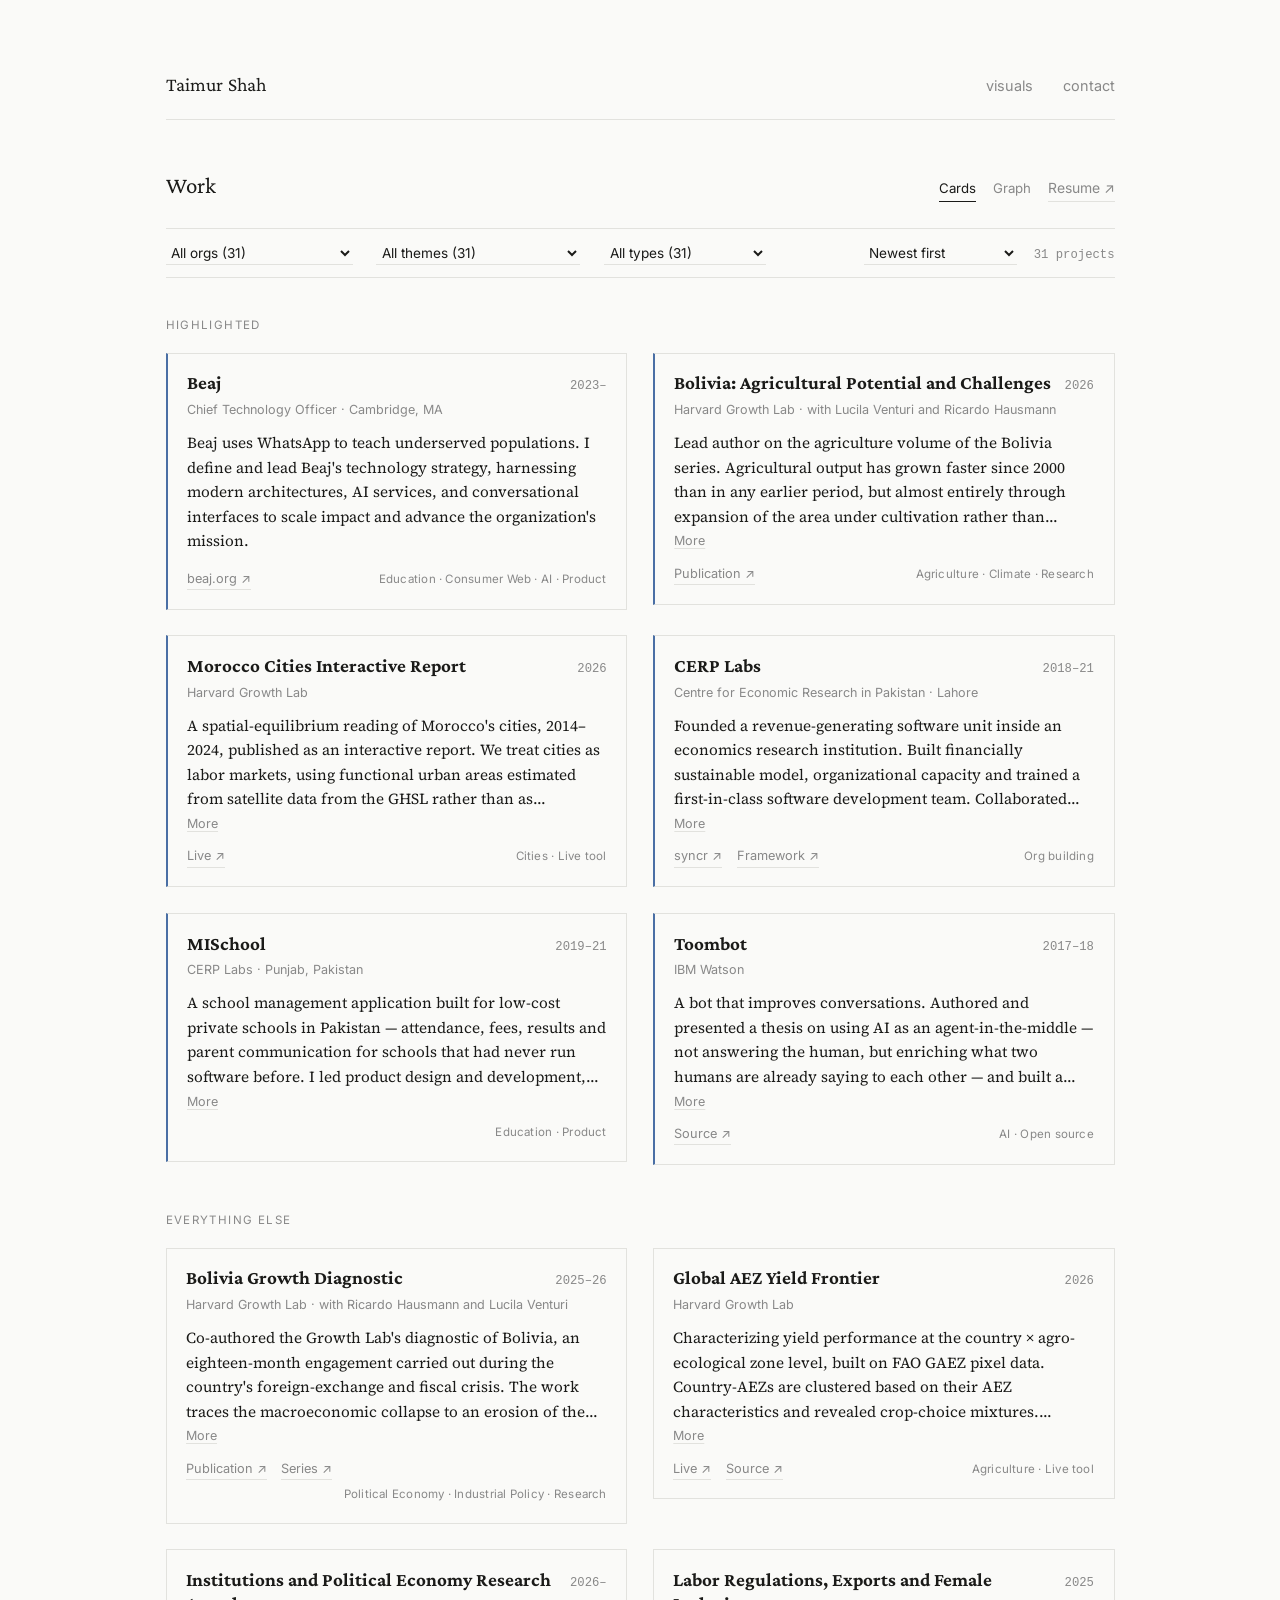
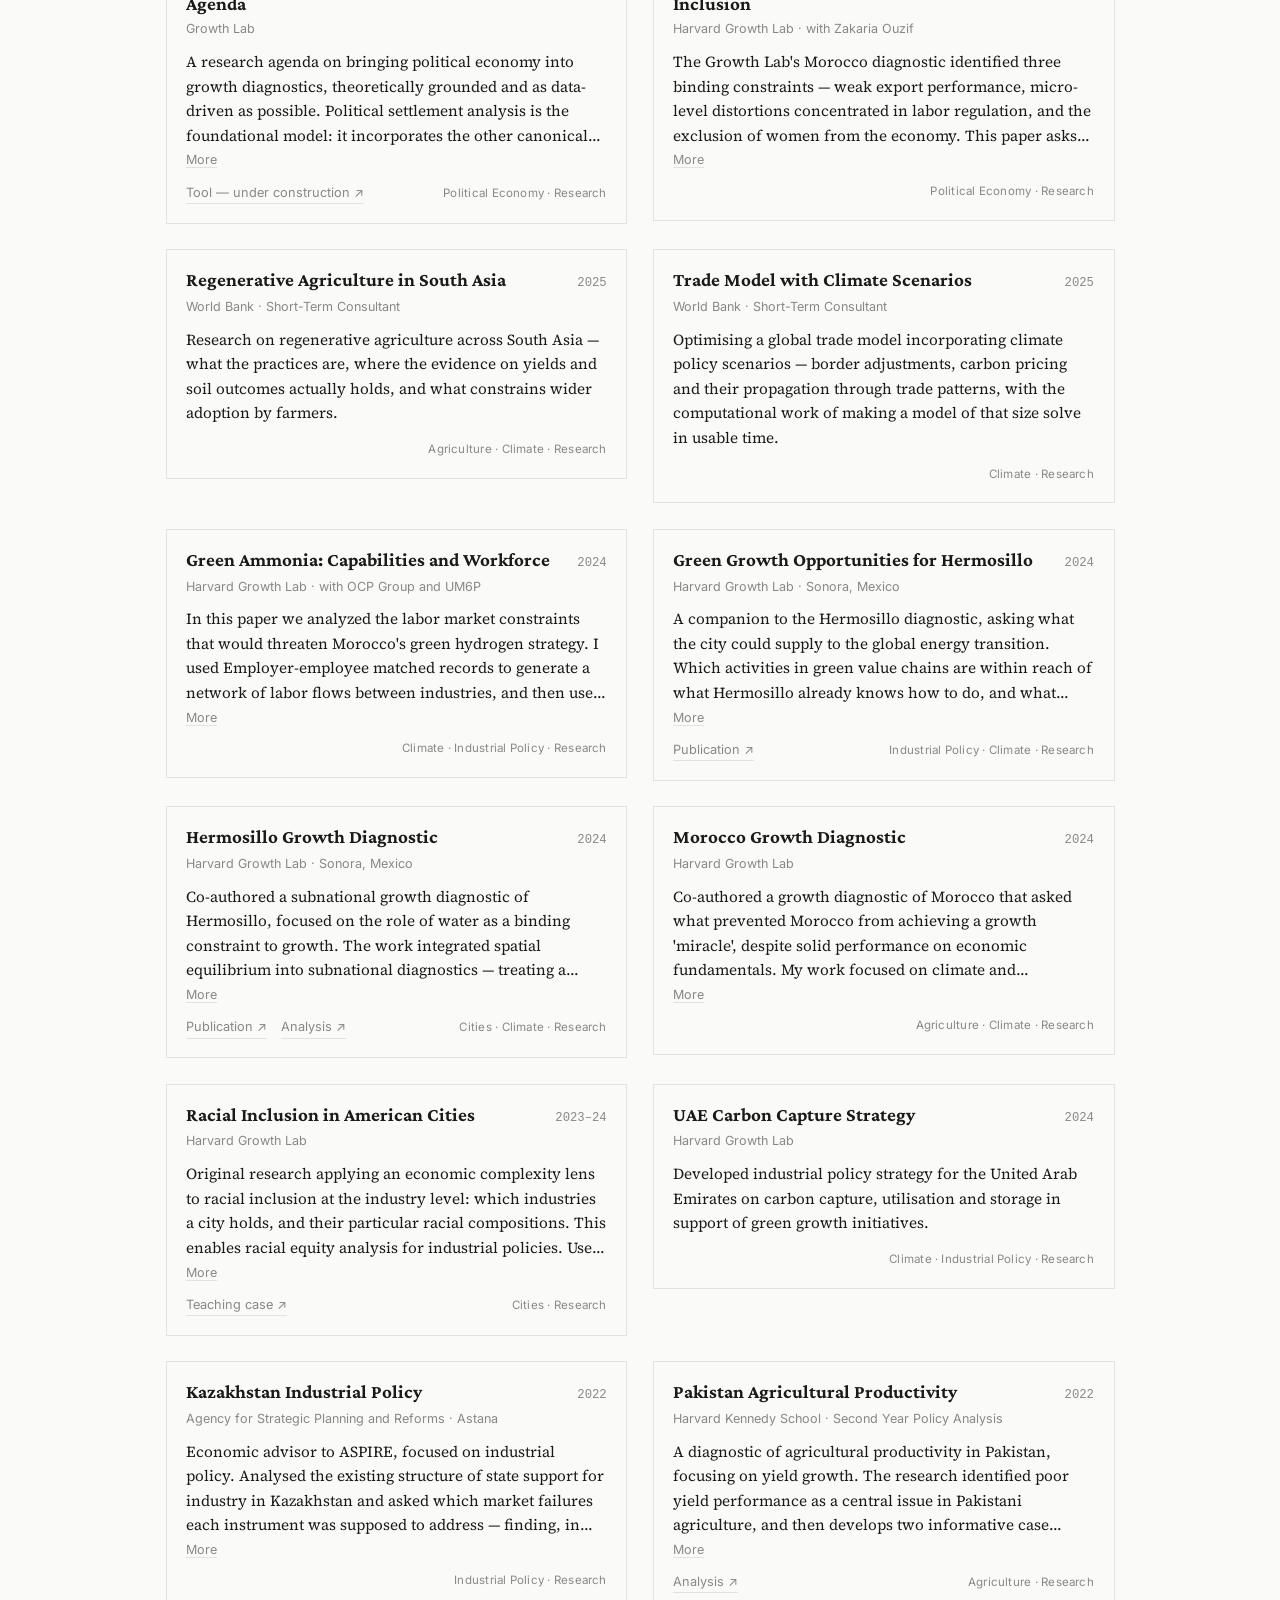
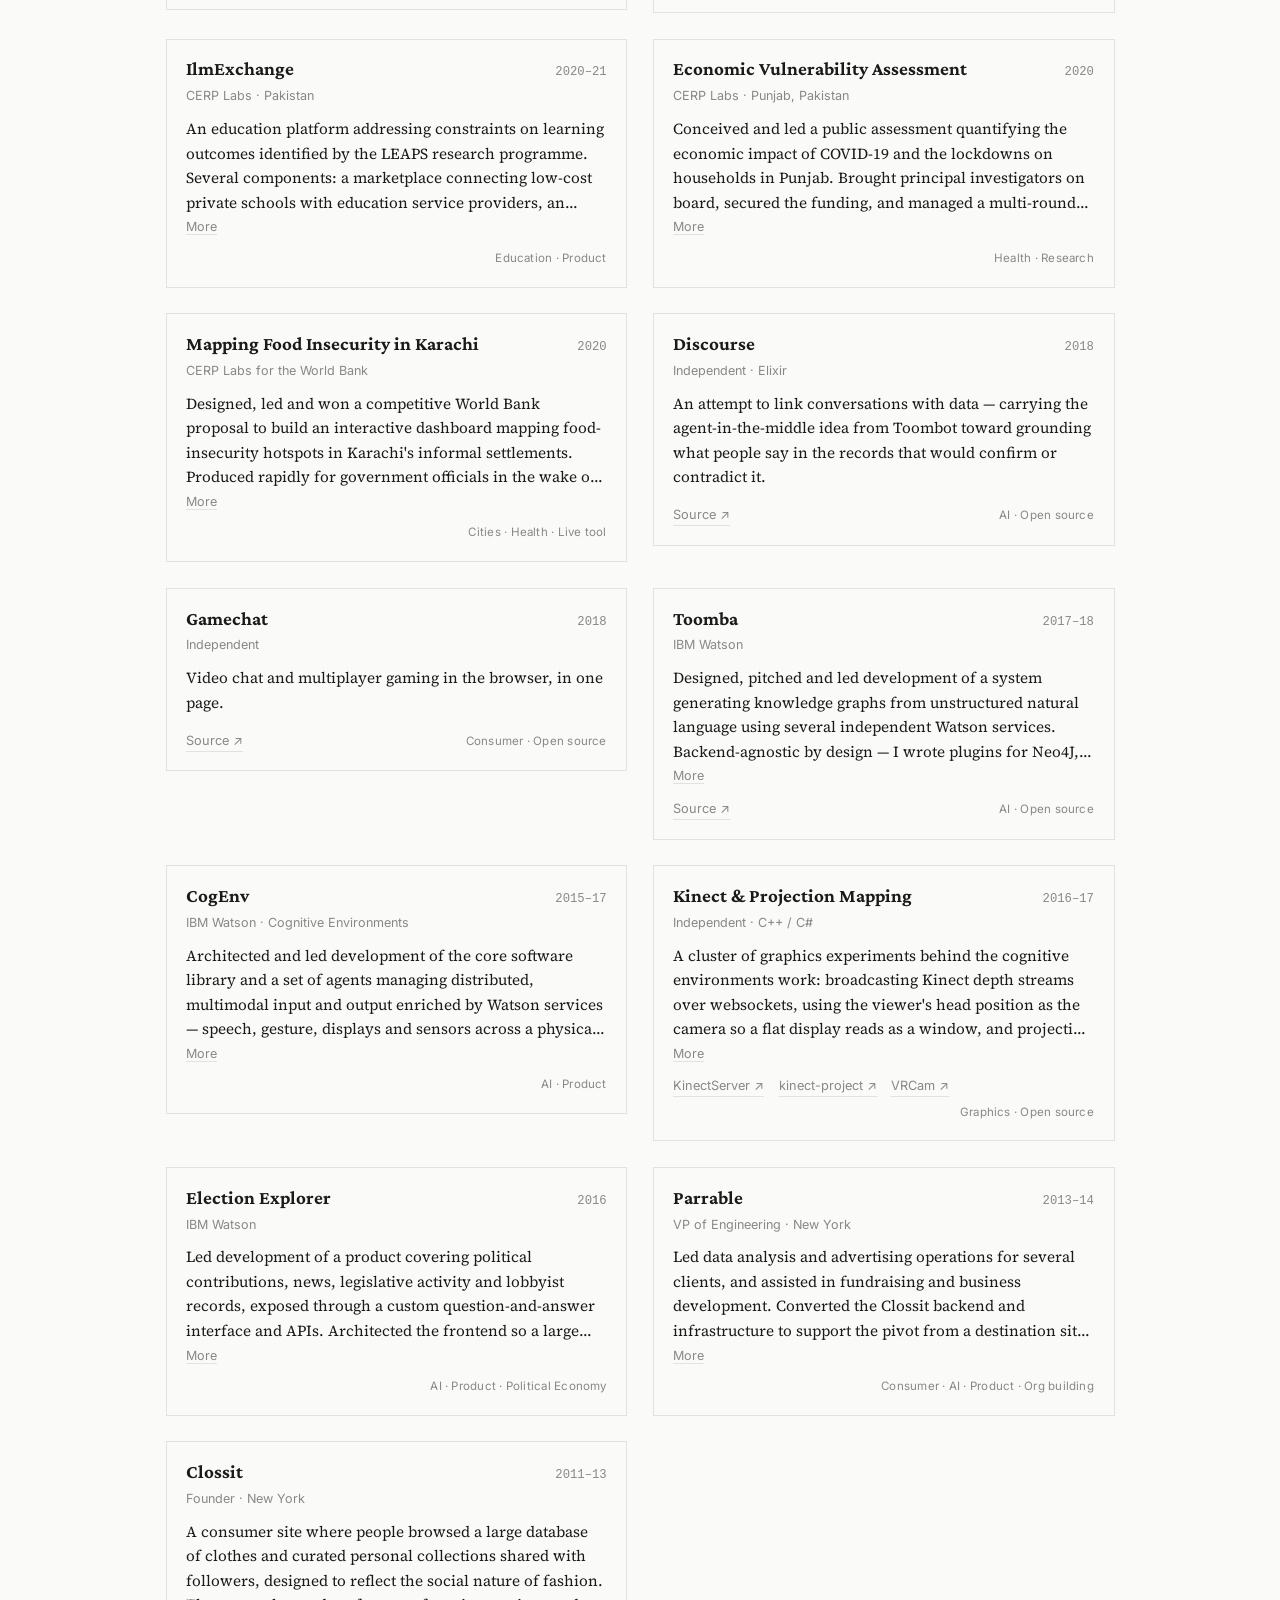
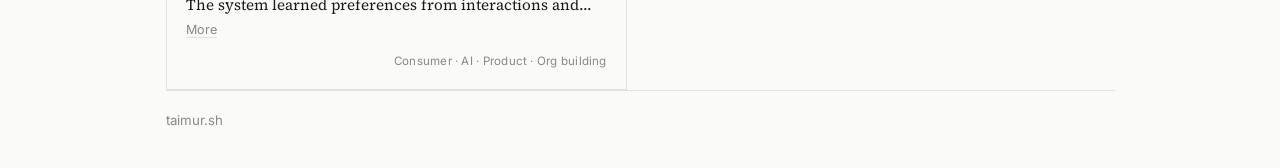
<file: work.html>
<!DOCTYPE html>
<html lang="en">
<head>
  <meta charset="UTF-8">
  <meta name="viewport" content="width=device-width, initial-scale=1.0">
  <meta name="description" content="Projects by Taimur Shah — growth diagnostics, education products, interactive research tools, and software built across the Growth Lab, CERP Labs, IBM Watson and Beaj.">
  <title>Work — Taimur Shah</title>
  <link rel="canonical" href="https://taimur.sh/work">
  <link rel="preconnect" href="https://fonts.googleapis.com">
  <link rel="preconnect" href="https://fonts.gstatic.com" crossorigin>
  <link rel="stylesheet" href="https://fonts.googleapis.com/css2?family=Crimson+Pro:ital,wght@0,400;0,600;1,400&family=Source+Serif+4:ital,wght@0,300;0,400;1,400&family=Inter:wght@400;500&display=swap">
  <link rel="stylesheet" href="/style.css">
  <style>
    body { max-width: 1000px; }

    .page-header {
      display: flex;
      justify-content: space-between;
      align-items: baseline;
      gap: 1rem;
      margin-bottom: 1.4rem;
    }
    .page-title { font-family: var(--display); font-size: 1.35rem; }
    .page-header .alt {
      font-family: var(--sans);
      font-size: 0.82rem;
      color: var(--muted);
      text-decoration: none;
      border-bottom: 1px solid var(--border);
      padding-bottom: 1px;
      white-space: nowrap;
    }
    .page-header .alt:hover { color: var(--fg); border-bottom-color: var(--fg); }
    .page-header .mid { margin-left: auto; }

    /* ── View toggle ────────────────────────────────────────── */
    .viewtabs { display: inline-flex; gap: 1rem; font-family: var(--sans); font-size: 0.78rem; }
    .viewtabs button {
      background: none;
      border: none;
      border-bottom: 1px solid transparent;
      padding: 0 0 1px;
      color: var(--muted);
      cursor: pointer;
      font: inherit;
      transition: color 0.15s, border-color 0.15s;
    }
    .viewtabs button:hover { color: var(--fg); }
    .viewtabs button[aria-pressed="true"] { color: var(--fg); border-bottom-color: var(--fg); }

    /* ── Graph ──────────────────────────────────────────────── */
    #graph-section[hidden] { display: none; }
    #graph { width: 100%; display: block; overflow: visible; }
    .g-hint {
      font-family: var(--sans);
      font-size: 0.74rem;
      color: var(--muted);
      margin-top: 0.9rem;
    }
    .g-edge { stroke: var(--border); stroke-width: 1; fill: none; transition: stroke 0.15s; }
    .g-edge.lit { stroke: var(--accent); }
    .g-node { cursor: pointer; }
    .g-proj {
      fill: var(--bg);
      stroke: var(--muted);
      stroke-width: 1;
      transition: stroke 0.15s, fill 0.15s;
    }
    .g-proj.pinned { stroke: var(--accent); stroke-width: 2; }
    .g-node.lit .g-proj { fill: var(--accent); stroke: var(--accent); }
    .g-theme {
      fill: var(--fg);
      fill-opacity: 0.06;
      stroke: var(--fg);
      stroke-width: 1;
      transition: fill-opacity 0.15s, stroke 0.15s;
    }
    .g-node.lit .g-theme { stroke: var(--accent); fill: var(--accent); fill-opacity: 0.14; }
    .g-label {
      font-family: var(--sans);
      font-size: 11px;
      fill: var(--muted);
      pointer-events: none;
      transition: fill 0.15s, opacity 0.15s;
    }
    .g-label.theme { font-size: 12px; fill: var(--fg); }
    .g-label.proj { opacity: 0; }
    /* Labels sit in their own layer above the nodes, so they are lit by class
       from JS rather than by a sibling selector. */
    .g-label.lit { opacity: 1; fill: var(--fg); }
    .g-dim { opacity: 0.25; }
    /* A project dot is 4.5–6px across. Now that clicking one opens its card,
       it needs a target you can actually land on, so each carries a
       transparent disc. Theme circles are big enough to serve as their own. */
    .g-hit { fill: transparent; }

    /* ── Node modal ─────────────────────────────────────────── */
    /* Graph nodes are 4–6px dots with a label that only appears on hover, so
       the card itself is the detail view. Clicking a project node reopens it
       here, unclamped, without leaving the graph. */
    .modal {
      width: min(38rem, calc(100vw - 2.5rem));
      max-height: min(80vh, 44rem);
      padding: 0;
      overflow: hidden;
      border: 1px solid var(--muted);
      background: var(--bg);
      color: var(--fg);
      margin: auto;
    }
    /* The scroll lives on the inner box so the close button, absolutely placed
       against the dialog, stays put while a long description scrolls under it. */
    .modal-scroll {
      max-height: inherit;
      overflow-y: auto;
      padding: 2.1rem 1.75rem 1.5rem;
    }
    .modal::backdrop { background: rgba(0, 0, 0, 0.4); }
    @keyframes modal-in { from { opacity: 0; transform: translateY(6px); } to { opacity: 1; transform: none; } }
    .modal[open] { animation: modal-in 0.18s cubic-bezier(0.22, 0.61, 0.36, 1); }
    @media (prefers-reduced-motion: reduce) { .modal[open] { animation: none; } }
    @media (prefers-color-scheme: dark) {
      .modal::backdrop { background: rgba(0, 0, 0, 0.65); }
    }
    /* The clone keeps the card's internal rhythm but drops its frame — the
       dialog is the frame now. */
    .modal .proj {
      border: none;
      padding: 0;
      background: none;
    }
    .modal .proj-title { font-size: 1.3rem; }
    .modal .proj-desc { font-size: 0.95rem; }
    .modal .proj-foot { padding-top: 1.1rem; }
    .modal-close {
      position: absolute;
      top: 0.6rem;
      right: 0.75rem;
      background: none;
      border: none;
      padding: 0.1rem 0.3rem;
      font-family: var(--sans);
      font-size: 1.15rem;
      line-height: 1;
      color: var(--muted);
      cursor: pointer;
    }
    .modal-close:hover { color: var(--fg); }
    /* Themes double as filters everywhere else on the page; keeping that true
       inside the modal is what makes it a way through the graph, not a dead
       end. */
    .modal-themes {
      margin-top: 1.1rem;
      padding-top: 0.9rem;
      border-top: 1px solid var(--border);
      display: flex;
      flex-wrap: wrap;
      align-items: baseline;
      gap: 0.4rem 0.75rem;
      font-family: var(--sans);
      font-size: 0.74rem;
      color: var(--muted);
    }
    .modal-themes button {
      background: none;
      border: none;
      padding: 0;
      font: inherit;
      color: var(--muted);
      cursor: pointer;
      text-decoration: underline;
      text-decoration-color: var(--border);
      text-underline-offset: 3px;
    }
    .modal-themes button:hover { color: var(--accent); text-decoration-color: var(--accent); }

    /* ── Filter row ─────────────────────────────────────────── */
    .controls {
      display: flex;
      align-items: baseline;
      flex-wrap: nowrap;
      gap: 1.4rem;
      border-top: 1px solid var(--border);
      border-bottom: 1px solid var(--border);
      padding: 0.7rem 0;
      margin-bottom: 2.25rem;
      font-family: var(--sans);
      font-size: 0.78rem;
      color: var(--muted);
    }
    .controls select {
      font-family: var(--sans);
      font-size: 0.8rem;
      color: var(--fg);
      background-color: var(--bg);
      border: none;
      border-bottom: 1px solid var(--border);
      padding: 0.15rem 0.1rem;
      cursor: pointer;
      outline: none;
      flex-shrink: 0;
      transition: border-color 0.15s, color 0.15s;
    }
    /* Fixed widths, each sized to its longest option. A select sized to its
       *selected* option changes width on every pick, which reflows the row. */
    #f-org   { width: 11rem; }
    #f-theme { width: 12rem; }
    #f-type  { width: 9.5rem; }
    #sort    { width: 9rem; }

    .controls select:hover, .controls select:focus { border-bottom-color: var(--fg); }
    .controls select.on { border-bottom-color: var(--accent); color: var(--accent); }

    /* Native popups take their colours from the control, not the page. Without
       these the dark-mode list renders white-on-light-grey. */
    .controls select option { background-color: var(--bg); color: var(--fg); }
    @media (prefers-color-scheme: dark) {
      .controls select { color-scheme: dark; }
      .controls select option { background-color: #1c1c1a; color: var(--fg); }
    }

    .controls .right { margin-left: auto; display: inline-flex; align-items: baseline; gap: 1rem; }
    .count { font-family: var(--mono); font-size: 0.72rem; }
    .clear {
      background: none;
      border: none;
      font-family: var(--sans);
      font-size: 0.78rem;
      color: var(--muted);
      cursor: pointer;
      text-decoration: underline;
      text-decoration-color: var(--border);
      text-underline-offset: 3px;
      padding: 0;
    }
    .clear:hover { color: var(--fg); }
    .clear[hidden] { display: none; }

    /* ── Sections ───────────────────────────────────────────── */
    .section-head {
      font-family: var(--sans);
      font-size: 0.68rem;
      text-transform: uppercase;
      letter-spacing: 0.12em;
      color: var(--muted);
      margin-bottom: 1rem;
    }
    #highlighted-section { margin-bottom: 2.75rem; }
    #highlighted-section[hidden], #all-section[hidden] { display: none; }

    .grid {
      display: grid;
      grid-template-columns: repeat(2, 1fr);
      gap: 1.5rem;
      align-items: start;
    }

    /* ── Card ───────────────────────────────────────────────── */
    .proj {
      border: 1px solid var(--border);
      padding: 1.05rem 1.15rem 1.1rem;
      display: flex;
      flex-direction: column;
      background: var(--bg);
      transition: border-color 0.2s;
    }
    .proj:hover { border-color: var(--muted); }
    .proj[hidden] { display: none; }
    .proj.is-pinned { border-left: 2px solid var(--accent); }

    .proj-head {
      display: flex;
      justify-content: space-between;
      align-items: baseline;
      gap: 0.75rem;
    }
    .proj-title {
      font-family: var(--display);
      font-size: 1.12rem;
      line-height: 1.25;
    }
    .proj-year {
      font-family: var(--mono);
      font-size: 0.72rem;
      color: var(--muted);
      white-space: nowrap;
      flex-shrink: 0;
    }
    .proj-org {
      font-family: var(--sans);
      font-size: 0.74rem;
      color: var(--muted);
      margin-top: 0.22rem;
    }
    .proj-desc {
      font-size: 0.9rem;
      line-height: 1.6;
      margin-top: 0.6rem;
    }
    .proj-desc p + p { margin-top: 0.7rem; }
    /* The clamp lands on the lead paragraph and any paragraph after it is
       hidden outright, so a long description can be broken up without the grid
       having to carry the whole thing. */
    .proj-desc.clamped > p:first-child {
      display: -webkit-box;
      -webkit-line-clamp: 4;
      line-clamp: 4;
      -webkit-box-orient: vertical;
      overflow: hidden;
    }
    .proj-desc.clamped > p:first-child ~ p { display: none; }
    .more {
      align-self: flex-start;
      background: none;
      border: none;
      padding: 0.25rem 0 0;
      font-family: var(--sans);
      font-size: 0.74rem;
      color: var(--muted);
      cursor: pointer;
      text-decoration: underline;
      text-decoration-color: var(--border);
      text-underline-offset: 3px;
    }
    .more:hover { color: var(--fg); }

    /* ── Screenshot ─────────────────────────────────────────── */
    /* The grid stays text-first: a shot sits behind the More toggle, so thirty
       cards don't become a wall of images. The modal has the room, so it shows
       the shot outright. */
    .proj-shot {
      display: none;
      width: 100%;
      height: auto;
      margin-top: 0.85rem;
      border: 1px solid var(--border);
    }
    .proj.shot-open .proj-shot,
    .modal .proj-shot { display: block; }
    /* The tools all have light chrome; at full strength the shot punches a
       hole in the dark page, so it sits back until you look at it. */
    @media (prefers-color-scheme: dark) {
      .proj-shot { opacity: 0.86; transition: opacity 0.2s; }
      .proj-shot:hover { opacity: 1; }
    }

    .proj-foot {
      margin-top: auto;
      padding-top: 0.85rem;
      display: flex;
      flex-wrap: wrap;
      align-items: baseline;
      gap: 0.3rem 0.85rem;
    }
    .proj-links {
      font-family: var(--sans);
      font-size: 0.75rem;
      display: flex;
      flex-wrap: wrap;
      gap: 0 0.85rem;
    }
    .proj-links a { color: var(--muted); text-decoration: none; border-bottom: 1px solid var(--border); }
    .proj-links a:hover { color: var(--fg); border-bottom-color: var(--fg); }
    .proj-tags {
      font-family: var(--sans);
      font-size: 0.68rem;
      color: var(--muted);
      margin-left: auto;
      text-align: right;
      letter-spacing: 0.02em;
    }

    .empty {
      font-family: var(--display);
      color: var(--muted);
      padding: 2.5rem 0;
      text-align: center;
    }
    .empty[hidden] { display: none; }

    /* One line is a desktop requirement; below 760px the row is allowed to wrap
       rather than overflow the viewport. */
    @media (max-width: 760px) {
      .grid { grid-template-columns: 1fr; gap: 1.25rem; }
      .controls { flex-wrap: wrap; gap: 0.6rem 1.1rem; }
      .controls .right { margin-left: 0; width: 100%; }
      #f-org, #f-theme, #f-type, #sort { width: auto; flex: 1 1 8rem; }
    }

    @media (prefers-reduced-motion: reduce) {
      .proj, .controls select, .proj-shot { transition: none; }
    }
  </style>
</head>
<body>

  <header>
    <a href="/" class="site-name" style="text-decoration:none">Taimur Shah</a>
    <nav>
      <a href="/visuals">visuals</a>
      <a href="#" onclick="this.href='mailto:'+['taimur_shah','hks.harvard.edu'].join('@')">contact</a>
    </nav>
  </header>

  <div class="page-header">
    <span class="page-title">Work</span>
    <span class="mid viewtabs" role="group" aria-label="View">
      <button type="button" id="view-cards" aria-pressed="true">Cards</button>
      <button type="button" id="view-graph" aria-pressed="false">Graph</button>
    </span>
    <a class="alt" href="/resume">Resume ↗</a>
  </div>

  <!-- No visible labels: each select's default option names its own facet
       ("All orgs"), which is what keeps the row to a single line at 1000px. -->
  <div class="controls">
    <select id="f-org" aria-label="Filter by organisation"></select>
    <select id="f-theme" aria-label="Filter by theme"></select>
    <select id="f-type" aria-label="Filter by type of work"></select>
    <span class="right">
      <select id="sort" aria-label="Sort order">
        <option value="newest">Newest first</option>
        <option value="oldest">Oldest first</option>
        <option value="org">By organisation</option>
        <option value="title">By title</option>
      </select>
      <button class="clear" id="clear" hidden>Reset</button>
      <span class="count" id="count" aria-live="polite"></span>
    </span>
  </div>

  <!-- Starts hidden and empty: JS moves the data-featured cards in here. Without
       JS the visitor gets one unsplit list rather than an empty heading. -->
  <section id="highlighted-section" hidden>
    <p class="section-head">Highlighted</p>
    <div class="grid" id="highlighted"></div>
  </section>

  <section id="all-section">
    <p class="section-head" id="all-head">All work</p>
    <div class="grid" id="all">

      <!--
        Each card is one project. To add one, copy a block and set:
          data-org      one of the org keys in LABELS below
          data-theme    one or more theme keys, space separated
          data-type     one or more type keys, space separated
          data-year     numeric sort key (most recent year of involvement)
          data-title    sort/dedupe key, independent of the displayed <h2>
          data-featured present = pinned into the Highlighted section
        Filtering and sorting are read off these attributes at runtime; the
        markup below is the single source of truth. A new facet value needs a
        matching entry in LABELS or its dropdown option renders as a raw key.
      -->

      <article class="proj" data-org="cerp" data-theme="education" data-type="product" data-year="2021" data-title="MISchool" data-featured>
        <div class="proj-head">
          <h2 class="proj-title">MISchool</h2>
          <span class="proj-year">2019–21</span>
        </div>
        <p class="proj-org">CERP Labs · Punjab, Pakistan</p>
        <div class="proj-desc">
          <p>A school management application built for low-cost private schools in Pakistan — attendance, fees, results and parent communication for schools that had never run software before. I led product design and development, then designed the sales strategy and built the field sales team that carried it: door-to-door acquisition on a commission structure, with the analytics to see which districts and which reps were working. Rolled out to more than 700 schools and 80,000 students across six districts of Punjab.</p>
        </div>
        <div class="proj-foot">
          <span class="proj-tags">Education · Product</span>
        </div>
      </article>

      <article class="proj" data-org="cerp" data-theme="education health agriculture" data-type="org" data-year="2021" data-title="CERP Labs" data-featured>
        <div class="proj-head">
          <h2 class="proj-title">CERP Labs</h2>
          <span class="proj-year">2018–21</span>
        </div>
        <p class="proj-org">Centre for Economic Research in Pakistan · Lahore</p>
        <div class="proj-desc">
          <p>Founded a revenue-generating software unit inside an economics research institution. Built financially sustainable model, organizational capacity and trained a first-in-class software development team. Collaborated with research teams, private sector partners and international development organizations across projects in education, healthcare and COVID-19 response.</p>
          <p>The schools and health workers these applications served did not have reliable connectivity. To serve them I built an offline-first stack in Elixir, React and TypeScript: an application keeps its state locally and stays fully editable with no connection, and once connectivity returns it syncs with the backend and across devices in the background, resolving conflicting edits as it goes.</p>
          <p>The framework let our engineering team stand up new offline-first applications and build complex features across the stack without needing to fully understand how the distributed state underneath was managed. It is what let Labs produce the specialized engineering needed to reach the populations we were targeting, quickly and at scale.</p>
        </div>
        <div class="proj-foot">
          <span class="proj-links">
            <a href="https://github.com/CERP/syncr" target="_blank" rel="noopener">syncr ↗</a>
            <a href="https://github.com/CERP/framework" target="_blank" rel="noopener">Framework ↗</a>
          </span>
          <span class="proj-tags">Org building</span>
        </div>
      </article>

      <article class="proj" data-org="growth-lab" data-theme="agriculture climate" data-type="research" data-year="2024" data-title="Morocco Growth Diagnostic">
        <div class="proj-head">
          <h2 class="proj-title">Morocco Growth Diagnostic</h2>
          <span class="proj-year">2024</span>
        </div>
        <p class="proj-org">Harvard Growth Lab</p>
        <div class="proj-desc">
          <p>Co-authored a growth diagnostic of Morocco that asked what prevented Morocco from achieving a growth 'miracle', despite solid performance on economic fundamentals. My work focused on climate and agricultural shocks, alongside stalled structural transformation and the low and falling participation of women in the labour force.</p>
        </div>
        <div class="proj-foot">
          <span class="proj-tags">Agriculture · Climate · Research</span>
        </div>
      </article>

      <article class="proj" data-org="growth-lab" data-theme="institutions industrial-policy" data-type="research" data-year="2026" data-title="Bolivia Growth Diagnostic">
        <div class="proj-head">
          <h2 class="proj-title">Bolivia Growth Diagnostic</h2>
          <span class="proj-year">2025–26</span>
        </div>
        <p class="proj-org">Harvard Growth Lab · with Ricardo Hausmann and Lucila Venturi</p>
        <div class="proj-desc">
          <p>Co-authored the Growth Lab's diagnostic of Bolivia, an eighteen-month engagement carried out during the country's foreign-exchange and fiscal crisis. The work traces the macroeconomic collapse to an erosion of the conditions for private investment rather than to an external shock: the 2006 hydrocarbons reversal and the decade-long decline in gas production that followed it, regulatory uncertainty in mining, and export permits and a transgenic seed ban in agriculture.</p>
          <p>Published as a seven-paper series covering macroeconomics, energy, mining and lithium, agriculture and tourism, with a synthesis setting out reform priorities. I led the agriculture volume and contributed to the synthesis.</p>
        </div>
        <div class="proj-foot">
          <span class="proj-links">
            <a href="https://growthlab.hks.harvard.edu/publication/bolivias-economic-pivot-main-findings-and-reform-priorities/" target="_blank" rel="noopener">Publication ↗</a>
            <a href="https://growthlab.hks.harvard.edu/project/bolivias-economic-pivot/" target="_blank" rel="noopener">Series ↗</a>
          </span>
          <span class="proj-tags">Political Economy · Industrial Policy · Research</span>
        </div>
      </article>

      <article class="proj" data-org="growth-lab" data-theme="agriculture climate" data-type="research" data-year="2026" data-title="Bolivia Agriculture Report" data-featured>
        <div class="proj-head">
          <h2 class="proj-title">Bolivia: Agricultural Potential and Challenges</h2>
          <span class="proj-year">2026</span>
        </div>
        <p class="proj-org">Harvard Growth Lab · with Lucila Venturi and Ricardo Hausmann</p>
        <div class="proj-desc">
          <p>Lead author on the agriculture volume of the Bolivia series. Agricultural output has grown faster since 2000 than in any earlier period, but almost entirely through expansion of the area under cultivation rather than through yields — labour productivity is the lowest among regional peers, and continuing on the extensive margin implies further deforestation and the loss of market access that follows from it. The second constraint is the food-security framework, under which export permits are issued only once domestic demand is judged to be met, suppressing the supply response the policy was meant to secure.</p>
          <p>The report argues for a region-specific approach that lets each of Bolivia's agro-ecological zones reach its own productive potential, and identifies the policy-created constraints — the transgenic seed ban, access to fertiliser and machinery, export restrictions — as those available for immediate reform.</p>
        </div>
        <div class="proj-foot">
          <span class="proj-links">
            <a href="https://growthlab.hks.harvard.edu/publication/bolivias-economic-pivot-agricultural-potential-and-challenges/" target="_blank" rel="noopener">Publication ↗</a>
          </span>
          <span class="proj-tags">Agriculture · Climate · Research</span>
        </div>
      </article>

      <article class="proj" data-org="growth-lab" data-theme="cities" data-type="tool" data-year="2026" data-title="Morocco Cities Interactive Report" data-featured>
        <div class="proj-head">
          <h2 class="proj-title">Morocco Cities Interactive Report</h2>
          <span class="proj-year">2026</span>
        </div>
        <p class="proj-org">Harvard Growth Lab</p>
        <div class="proj-desc">
          <p>A spatial-equilibrium reading of Morocco's cities, 2014–2024, published as an interactive report. We treat cities as labor markets, using functional urban areas estimated from satellite data from the GHSL rather than as administrative units. It tracks migration, wages, employment composition and economic complexity, and asks for each city whether growth is constrained more by labour demand or labour supply. Bilingual EN/FR.</p>
        </div>
        <img class="proj-shot" src="/img/projects/morocco-cities.webp" width="1200" height="750"
             loading="lazy" alt="Morocco Cities tool showing the Casablanca functional urban area and its constituent communes">
        <div class="proj-foot">
          <span class="proj-links">
            <a href="https://economic-complexity-unit.com/#cities" target="_blank" rel="noopener">Live ↗</a>
          </span>
          <span class="proj-tags">Cities · Live tool</span>
        </div>
      </article>

      <article class="proj" data-org="beaj" data-theme="education consumer ai" data-type="product" data-year="2026" data-title="Beaj" data-featured>
        <div class="proj-head">
          <h2 class="proj-title">Beaj</h2>
          <span class="proj-year">2023–</span>
        </div>
        <p class="proj-org">Chief Technology Officer · Cambridge, MA</p>
        <div class="proj-desc">
          <p>Beaj uses WhatsApp to teach underserved populations. I define and lead Beaj's technology strategy, harnessing modern architectures, AI services, and conversational interfaces to scale impact and advance the organization's mission.</p>
        </div>
        <div class="proj-foot">
          <span class="proj-links">
            <a href="https://www.beaj.org/" target="_blank" rel="noopener">beaj.org ↗</a>
          </span>
          <span class="proj-tags">Education · Consumer Web · AI · Product</span>
        </div>
      </article>

      <article class="proj" data-org="ibm" data-theme="ai" data-type="open-source" data-year="2018" data-title="Toombot" data-featured>
        <div class="proj-head">
          <h2 class="proj-title">Toombot</h2>
          <span class="proj-year">2017–18</span>
        </div>
        <p class="proj-org">IBM Watson</p>
        <div class="proj-desc">
          <p>A bot that improves conversations. Authored and presented a thesis on using AI as an agent-in-the-middle — not answering the human, but enriching what two humans are already saying to each other — and built a conversational framework on Watson services to test the idea.</p>
          <p>The architecture was something I was proud of. Handlers, called minions, declare which other minions' outputs they need, so each message builds its own dependency graph that the scheduler resolves in order, handing every minion the accumulated enrichments rather than the raw text. Minions are generators that yield promises: a yield suspends until someone replies, so a multi-turn exchange reads as straight-line code and its state lives in the closure rather than a session store. The effect is that a complex plugin can be written as simple, linear code. Since a minion can declare new requirements mid-conversation, that graph is rebuilt as the exchange moves rather than fixed up front. The enrichments accumulate into a Neo4J knowledge graph.</p>
        </div>
        <img class="proj-shot" src="/img/projects/toombot.webp" width="1200" height="900"
             loading="lazy" alt="Toombot architecture: an incoming chat message goes to a scheduler, which fans it out to minions whose enrichments feed into one another">
        <div class="proj-foot">
          <span class="proj-links">
            <a href="https://github.com/taimur38/toombot" target="_blank" rel="noopener">Source ↗</a>
          </span>
          <span class="proj-tags">AI · Open source</span>
        </div>
      </article>

      <!--
        HIDDEN until public release — the Cities Diagnostic Tool is still under
        construction. Uncomment to restore; it needs no other change.

      <article class="proj" data-org="growth-lab" data-theme="cities" data-type="tool" data-year="2025" data-title="Cities Diagnostic Tool">
        <div class="proj-head">
          <h2 class="proj-title">Cities Diagnostic Tool</h2>
          <span class="proj-year">2025</span>
        </div>
        <p class="proj-org">Harvard Growth Lab</p>
        <div class="proj-desc">
          <p>A place-by-place read of municipal economies in the United States, Mexico and Great Britain: how population and wages have moved, where each place sits within its metropolitan labour market, and which places most resemble it. Parquet loads directly in the browser, so the whole dashboard is a static build with no backend.</p>
        </div>
        <img class="proj-shot" src="/img/projects/cities.webp" width="1200" height="750"
             loading="lazy" alt="Cities dashboard showing a place profile for Boston with indicator table and boundary map">
        <div class="proj-foot">
          <span class="proj-tags">Cities · Live tool</span>
        </div>
      </article>
      -->

      <article class="proj" data-org="growth-lab" data-theme="institutions" data-type="research" data-year="2025" data-title="Morocco Labor Market Regulations">
        <div class="proj-head">
          <h2 class="proj-title">Labor Regulations, Exports and Female Inclusion</h2>
          <span class="proj-year">2025</span>
        </div>
        <p class="proj-org">Harvard Growth Lab · with Zakaria Ouzif</p>
        <div class="proj-desc">
          <p>The Growth Lab's Morocco diagnostic identified three binding constraints — weak export performance, micro-level distortions concentrated in labor regulation, and the exclusion of women from the economy. This paper asks whether they are one, tracing the impacts of the minimum wage and employment protection law through to the other two.</p>
        </div>
        <div class="proj-foot">
          <span class="proj-tags">Political Economy · Research</span>
        </div>
      </article>

      <article class="proj" data-org="growth-lab" data-theme="climate industrial-policy" data-type="research" data-year="2024" data-title="Green Ammonia Capabilities and Workforce">
        <div class="proj-head">
          <h2 class="proj-title">Green Ammonia: Capabilities and Workforce</h2>
          <span class="proj-year">2024</span>
        </div>
        <p class="proj-org">Harvard Growth Lab · with OCP Group and UM6P</p>
        <div class="proj-desc">
          <p>In this paper we analyzed the labor market constraints that would threaten Morocco's green hydrogen strategy. I used Employer-employee matched records to generate a network of labor flows between industries, and then used graph algorithms to flag critical industries that cannot scale quickly.</p>
        </div>
        <div class="proj-foot">
          <span class="proj-tags">Climate · Industrial Policy · Research</span>
        </div>
      </article>

      <article class="proj" data-org="growth-lab" data-theme="industrial-policy climate cities" data-type="research" data-year="2024" data-title="Green Growth Opportunities for Hermosillo">
        <div class="proj-head">
          <h2 class="proj-title">Green Growth Opportunities for Hermosillo</h2>
          <span class="proj-year">2024</span>
        </div>
        <p class="proj-org">Harvard Growth Lab · Sonora, Mexico</p>
        <div class="proj-desc">
          <p>A companion to the Hermosillo diagnostic, asking what the city could supply to the global energy transition. Which activities in green value chains are within reach of what Hermosillo already knows how to do, and what industrial policies could be enacted to take advantage of the opportunities.</p>
        </div>
        <div class="proj-foot">
          <span class="proj-links">
            <a href="https://growthlab.hks.harvard.edu/publication/green-growth-opportunities-for-hermosillo-supplying-the-global-energy-transition/" target="_blank" rel="noopener">Publication ↗</a>
          </span>
          <span class="proj-tags">Industrial Policy · Climate · Research</span>
        </div>
      </article>

      <article class="proj" data-org="cerp" data-theme="education" data-type="product" data-year="2021" data-title="IlmExchange">
        <div class="proj-head">
          <h2 class="proj-title">IlmExchange</h2>
          <span class="proj-year">2020–21</span>
        </div>
        <p class="proj-org">CERP Labs · Pakistan</p>
        <div class="proj-desc">
          <p>An education platform addressing constraints on learning outcomes identified by the LEAPS research programme. Several components: a marketplace connecting low-cost private schools with education service providers, an emergency student learning portal built during COVID school closures, and a merge with MISchool's capabilities so the two could work together to mitigate learning losses.</p>
          <p>Not every school would use a web application, so the marketplace also ran over the phone. An operator took the call, pulled the school up by its number, and edited its profile or placed an order on its behalf against the same catalogue, with the system messaging the school back over SMS — so a school needed nothing more than a phone to transact.</p>
        </div>
        <div class="proj-foot">
          <span class="proj-tags">Education · Product</span>
        </div>
      </article>

      <article class="proj" data-org="cerp" data-theme="cities health" data-type="tool product" data-year="2020" data-title="Mapping Food Insecurity in Karachi">
        <div class="proj-head">
          <h2 class="proj-title">Mapping Food Insecurity in Karachi</h2>
          <span class="proj-year">2020</span>
        </div>
        <p class="proj-org">CERP Labs for the World Bank</p>
        <div class="proj-desc">
          <p>Designed, led and won a competitive World Bank proposal to build an interactive dashboard mapping food-insecurity hotspots in Karachi's informal settlements. Produced rapidly for government officials in the wake of COVID-19 lockdowns, then generalised to support a wide range of indicators across multiple cities and survey sources.</p>
        </div>
        <div class="proj-foot">
          <span class="proj-tags">Cities · Health · Live tool</span>
        </div>
      </article>

      <article class="proj" data-org="cerp" data-theme="health" data-type="research tool" data-year="2020" data-title="Economic Vulnerability Assessment">
        <div class="proj-head">
          <h2 class="proj-title">Economic Vulnerability Assessment</h2>
          <span class="proj-year">2020</span>
        </div>
        <p class="proj-org">CERP Labs · Punjab, Pakistan</p>
        <div class="proj-desc">
          <p>Conceived and led a public assessment quantifying the economic impact of COVID-19 and the lockdowns on households in Punjab. Brought principal investigators on board, secured the funding, and managed a multi-round survey on a random-digit-dial sample. Produced several publicly distributed reports and an interactive dashboard so the findings could be explored.</p>
        </div>
        <div class="proj-foot">
          <span class="proj-tags">Health · Research</span>
        </div>
      </article>

      <article class="proj" data-org="growth-lab" data-theme="cities climate agriculture" data-type="research" data-year="2024" data-title="Hermosillo Growth Diagnostic">
        <div class="proj-head">
          <h2 class="proj-title">Hermosillo Growth Diagnostic</h2>
          <span class="proj-year">2024</span>
        </div>
        <p class="proj-org">Harvard Growth Lab · Sonora, Mexico</p>
        <div class="proj-desc">
          <p>Co-authored a subnational growth diagnostic of Hermosillo, focused on the role of water as a binding constraint to growth. The work integrated spatial equilibrium into subnational diagnostics — treating a city's constraints as partly a function of its position relative to other places, rather than as internal properties alone.</p>
        </div>
        <div class="proj-foot">
          <span class="proj-links">
            <a href="https://growthlab.hks.harvard.edu/publication/growth-through-diversification-in-hermosillo/" target="_blank" rel="noopener">Publication ↗</a>
            <a href="https://github.com/taimur38/hermosillo" target="_blank" rel="noopener">Analysis ↗</a>
          </span>
          <span class="proj-tags">Cities · Climate · Research</span>
        </div>
      </article>

      <article class="proj" data-org="growth-lab" data-theme="climate industrial-policy" data-type="research" data-year="2024" data-title="UAE Carbon Capture Strategy">
        <div class="proj-head">
          <h2 class="proj-title">UAE Carbon Capture Strategy</h2>
          <span class="proj-year">2024</span>
        </div>
        <p class="proj-org">Harvard Growth Lab</p>
        <div class="proj-desc">
          <p>Developed industrial policy strategy for the United Arab Emirates on carbon capture, utilisation and storage in support of green growth initiatives.</p>
        </div>
        <div class="proj-foot">
          <span class="proj-tags">Climate · Industrial Policy · Research</span>
        </div>
      </article>

      <article class="proj" data-org="growth-lab" data-theme="cities institutions" data-type="research tool" data-year="2024" data-title="Racial Inclusion in American Cities">
        <div class="proj-head">
          <h2 class="proj-title">Racial Inclusion in American Cities</h2>
          <span class="proj-year">2023–24</span>
        </div>
        <p class="proj-org">Harvard Growth Lab</p>
        <div class="proj-desc">
          <p>Original research applying an economic complexity lens to racial inclusion at the industry level: which industries a city holds, and their particular racial compositions. This enables racial equity analysis for industrial policies. Used the research to analyse policies under consideration by the Mayor's office in Cleveland.</p>
        </div>
        <div class="proj-foot">
          <span class="proj-links">
            <a href="https://growthlab.hks.harvard.edu/publication/teaching-case-spurring-inclusive-growth-in-cleveland-ohio/" target="_blank" rel="noopener">Teaching case ↗</a>
          </span>
          <span class="proj-tags">Cities · Research</span>
        </div>
      </article>

      <article class="proj" data-org="growth-lab" data-theme="agriculture" data-type="tool" data-year="2026" data-title="Global AEZ Yield Frontier">
        <div class="proj-head">
          <h2 class="proj-title">Global AEZ Yield Frontier</h2>
          <span class="proj-year">2026</span>
        </div>
        <p class="proj-org">Harvard Growth Lab</p>
        <div class="proj-desc">
          <p>Characterizing yield performance at the country × agro-ecological zone level, built on FAO GAEZ pixel data. Country-AEZs are clustered based on their AEZ characteristics and revealed crop-choice mixtures. Individual crop yields are then benchmarked against the best performer in the cluster, and then aggregated to generate a comparable yield ratio metric indicating distance from potential yield.</p>
        </div>
        <img class="proj-shot" src="/img/projects/agri.webp" width="1200" height="750"
             loading="lazy" alt="World map of country by agro-ecological zone polygons coloured by composite yield-frontier ratio">
        <div class="proj-foot">
          <span class="proj-links">
            <a href="https://agri.taimur.sh" target="_blank" rel="noopener">Live ↗</a>
            <a href="https://github.com/taimur38/morocco-agri-typology" target="_blank" rel="noopener">Source ↗</a>
          </span>
          <span class="proj-tags">Agriculture · Live tool</span>
        </div>
      </article>

      <article class="proj" data-org="growth-lab" data-theme="institutions" data-type="research" data-year="2026" data-title="Political Economy Research Agenda">
        <div class="proj-head">
          <h2 class="proj-title">Institutions and Political Economy Research Agenda</h2>
          <span class="proj-year">2026–</span>
        </div>
        <p class="proj-org">Growth Lab</p>
        <div class="proj-desc">
          <p>A research agenda on bringing political economy into growth diagnostics, theoretically grounded and as data-driven as possible. Political settlement analysis is the foundational model: it incorporates the other canonical models in political science, and works at time scales practical for applied work. I developed a tool that collects indicators on political settlements, state capacity and political institutions to operationalize the model, and matches countries to institutional peers by distance on V-Dem.</p>
        </div>
        <img class="proj-shot" src="/img/projects/institutions.webp" width="1200" height="750"
             loading="lazy" alt="Country profile page listing a country's closest institutional peers by distance on V-Dem indicators">
        <div class="proj-foot">
          <span class="proj-links">
            <a href="https://institutions.taimur.sh" target="_blank" rel="noopener">Tool — under construction ↗</a>
          </span>
          <span class="proj-tags">Political Economy · Research</span>
        </div>
      </article>

      <article class="proj" data-org="world-bank" data-theme="agriculture climate" data-type="research" data-year="2025" data-title="Regenerative Agriculture in South Asia">
        <div class="proj-head">
          <h2 class="proj-title">Regenerative Agriculture in South Asia</h2>
          <span class="proj-year">2025</span>
        </div>
        <p class="proj-org">World Bank · Short-Term Consultant</p>
        <div class="proj-desc">
          <p>Research on regenerative agriculture across South Asia — what the practices are, where the evidence on yields and soil outcomes actually holds, and what constrains wider adoption by farmers.</p>
        </div>
        <div class="proj-foot">
          <span class="proj-tags">Agriculture · Climate · Research</span>
        </div>
      </article>

      <article class="proj" data-org="world-bank" data-theme="climate" data-type="research" data-year="2025" data-title="Trade Model with Climate Scenarios">
        <div class="proj-head">
          <h2 class="proj-title">Trade Model with Climate Scenarios</h2>
          <span class="proj-year">2025</span>
        </div>
        <p class="proj-org">World Bank · Short-Term Consultant</p>
        <div class="proj-desc">
          <p>Optimising a global trade model incorporating climate policy scenarios — border adjustments, carbon pricing and their propagation through trade patterns, with the computational work of making a model of that size solve in usable time.</p>
        </div>
        <div class="proj-foot">
          <span class="proj-tags">Climate · Research</span>
        </div>
      </article>

      <article class="proj" data-org="aspire" data-theme="industrial-policy" data-type="research" data-year="2022" data-title="Kazakhstan Industrial Policy">
        <div class="proj-head">
          <h2 class="proj-title">Kazakhstan Industrial Policy</h2>
          <span class="proj-year">2022</span>
        </div>
        <p class="proj-org">Agency for Strategic Planning and Reforms · Astana</p>
        <div class="proj-desc">
          <p>Economic advisor to ASPIRE, focused on industrial policy. Analysed the existing structure of state support for industry in Kazakhstan and asked which market failures each instrument was supposed to address — finding, in several cases, none that were identified. Proposed both changes to specific policies and a better institutional process for formulating new ones.</p>
        </div>
        <div class="proj-foot">
          <span class="proj-tags">Industrial Policy · Research</span>
        </div>
      </article>

      <article class="proj" data-org="hks" data-theme="agriculture" data-type="research" data-year="2022" data-title="Pakistan Agricultural Productivity">
        <div class="proj-head">
          <h2 class="proj-title">Pakistan Agricultural Productivity</h2>
          <span class="proj-year">2022</span>
        </div>
        <p class="proj-org">Harvard Kennedy School · Second Year Policy Analysis</p>
        <div class="proj-desc">
          <p>A diagnostic of agricultural productivity in Pakistan, focusing on yield growth. The research identified poor yield performance as a central issue in Pakistani agriculture, and then develops two informative case studies - cotton, declining, and corn, on the rise - to tease out common underlying factors. It identifies seed quality as the main issue.</p>
          <p>The report then asks what market failures have prevented the private sector from improving seed quality separately, and concludes by recommending public seed quality competitions held by the government to resolve information failures.</p>
        </div>
        <div class="proj-foot">
          <span class="proj-links">
            <a href="https://github.com/taimur38/SYPA" target="_blank" rel="noopener">Analysis ↗</a>
          </span>
          <span class="proj-tags">Agriculture · Research</span>
        </div>
      </article>

      <article class="proj" data-org="ibm" data-theme="ai" data-type="product open-source" data-year="2017" data-title="CogEnv">
        <div class="proj-head">
          <h2 class="proj-title">CogEnv</h2>
          <span class="proj-year">2015–17</span>
        </div>
        <p class="proj-org">IBM Watson · Cognitive Environments</p>
        <div class="proj-desc">
          <p>Architected and led development of the core software library and a set of agents managing distributed, multimodal input and output enriched by Watson services — speech, gesture, displays and sensors across a physical room treated as one addressable surface. The library let downstream developers write plugins and applications for cognitive environments.</p>
        </div>
        <div class="proj-foot">
          <span class="proj-tags">AI · Product</span>
        </div>
      </article>

      <article class="proj" data-org="ibm" data-theme="ai institutions" data-type="product" data-year="2016" data-title="Election Explorer">
        <div class="proj-head">
          <h2 class="proj-title">Election Explorer</h2>
          <span class="proj-year">2016</span>
        </div>
        <p class="proj-org">IBM Watson</p>
        <div class="proj-desc">
          <p>Led development of a product covering political contributions, news, legislative activity and lobbyist records, exposed through a custom question-and-answer interface and APIs. Architected the frontend so a large team could work on it simultaneously without collisions, and designed the interactive graph visualisation that made traversing the underlying knowledge graph intuitive and powerful.</p>
        </div>
        <div class="proj-foot">
          <span class="proj-tags">AI · Product · Political Economy</span>
        </div>
      </article>

      <article class="proj" data-org="ibm" data-theme="ai" data-type="open-source" data-year="2018" data-title="Toomba">
        <div class="proj-head">
          <h2 class="proj-title">Toomba</h2>
          <span class="proj-year">2017–18</span>
        </div>
        <p class="proj-org">IBM Watson</p>
        <div class="proj-desc">
          <p>Designed, pitched and led development of a system generating knowledge graphs from unstructured natural language using several independent Watson services. Backend-agnostic by design — I wrote plugins for Neo4J, SQL, Gremlin and Redis — and led a team building question-answer services on top of it against both Neo4J and Postgres.</p>
        </div>
        <div class="proj-foot">
          <span class="proj-links">
            <a href="https://github.com/taimur38/toomba" target="_blank" rel="noopener">Source ↗</a>
          </span>
          <span class="proj-tags">AI · Open source</span>
        </div>
      </article>

      <article class="proj" data-org="personal" data-theme="ai" data-type="open-source" data-year="2018" data-title="Discourse">
        <div class="proj-head">
          <h2 class="proj-title">Discourse</h2>
          <span class="proj-year">2018</span>
        </div>
        <p class="proj-org">Independent · Elixir</p>
        <div class="proj-desc">
          <p>An attempt to link conversations with data — carrying the agent-in-the-middle idea from Toombot toward grounding what people say in the records that would confirm or contradict it.</p>
        </div>
        <div class="proj-foot">
          <span class="proj-links">
            <a href="https://github.com/taimur38/discourse" target="_blank" rel="noopener">Source ↗</a>
          </span>
          <span class="proj-tags">AI · Open source</span>
        </div>
      </article>

      <article class="proj" data-org="personal" data-theme="graphics" data-type="open-source" data-year="2017" data-title="Kinect and Projection Mapping">
        <div class="proj-head">
          <h2 class="proj-title">Kinect &amp; Projection Mapping</h2>
          <span class="proj-year">2016–17</span>
        </div>
        <p class="proj-org">Independent · C++ / C#</p>
        <div class="proj-desc">
          <p>A cluster of graphics experiments behind the cognitive environments work: broadcasting Kinect depth streams over websockets, using the viewer's head position as the camera so a flat display reads as a window, and projection mapping onto physical surfaces. Mostly OpenGL and openFrameworks.</p>
        </div>
        <div class="proj-foot">
          <span class="proj-links">
            <a href="https://github.com/taimur38/KinectServer" target="_blank" rel="noopener">KinectServer ↗</a>
            <a href="https://github.com/taimur38/kinect-project" target="_blank" rel="noopener">kinect-project ↗</a>
            <a href="https://github.com/taimur38/VRCam" target="_blank" rel="noopener">VRCam ↗</a>
          </span>
          <span class="proj-tags">Graphics · Open source</span>
        </div>
      </article>

      <article class="proj" data-org="personal" data-theme="consumer" data-type="open-source" data-year="2018" data-title="Gamechat">
        <div class="proj-head">
          <h2 class="proj-title">Gamechat</h2>
          <span class="proj-year">2018</span>
        </div>
        <p class="proj-org">Independent</p>
        <div class="proj-desc">
          <p>Video chat and multiplayer gaming in the browser, in one page.</p>
        </div>
        <div class="proj-foot">
          <span class="proj-links">
            <a href="https://github.com/taimur38/gamechat" target="_blank" rel="noopener">Source ↗</a>
          </span>
          <span class="proj-tags">Consumer · Open source</span>
        </div>
      </article>

      <article class="proj" data-org="parrable" data-theme="consumer ai" data-type="product org" data-year="2014" data-title="Parrable">
        <div class="proj-head">
          <h2 class="proj-title">Parrable</h2>
          <span class="proj-year">2013–14</span>
        </div>
        <p class="proj-org">VP of Engineering · New York</p>
        <div class="proj-desc">
          <p>Led data analysis and advertising operations for several clients, and assisted in fundraising and business development. Converted the Clossit backend and infrastructure to support the pivot from a destination site to advertising, and built customised products on top of it for clients.</p>
        </div>
        <div class="proj-foot">
          <span class="proj-tags">Consumer · AI · Product · Org building</span>
        </div>
      </article>

      <article class="proj" data-org="clossit" data-theme="consumer ai" data-type="product org" data-year="2013" data-title="Clossit">
        <div class="proj-head">
          <h2 class="proj-title">Clossit</h2>
          <span class="proj-year">2011–13</span>
        </div>
        <p class="proj-org">Founder · New York</p>
        <div class="proj-desc">
          <p>A consumer site where people browsed a large database of clothes and curated personal collections shared with followers, designed to reflect the social nature of fashion. The system learned preferences from interactions and recommended accordingly. I built android and iOS applications, and led the sale of the company to Parrable in 2013.</p>
        </div>
        <div class="proj-foot">
          <span class="proj-tags">Consumer · AI · Product · Org building</span>
        </div>
      </article>

    </div>
  </section>

  <!-- Graph view. Nodes are projects and themes; a project links to each theme
       it carries, so themes act as the hubs that connect work across orgs and
       decades. Built from the same cards, so the filters above apply here too. -->
  <section id="graph-section" hidden>
    <p class="section-head">Projects by theme</p>
    <svg id="graph" role="group" aria-label="Graph of projects linked to the themes they share"></svg>
    <p class="g-hint">Hover a node to trace what it connects to. Click a project to open it; click a theme to filter by it.</p>
  </section>

  <!-- Detail view for a project node. Populated by cloning the card the node
       was built from, so there is one source of truth for project copy. -->
  <dialog class="modal" id="node-modal" aria-label="Project detail">
    <button type="button" class="modal-close" id="modal-close" aria-label="Close">&times;</button>
    <div class="modal-scroll" id="modal-body"></div>
  </dialog>

  <p class="empty" id="empty" hidden>No projects match those filters.</p>

  <footer>taimur.sh</footer>

  <script>
  (function () {
    'use strict';

    var LABELS = {
      org: {
        'growth-lab': 'Growth Lab', 'beaj': 'Beaj', 'world-bank': 'World Bank',
        'cerp': 'CERP Labs', 'ibm': 'IBM Watson', 'aspire': 'ASPIRE Kazakhstan',
        'hks': 'HKS', 'parrable': 'Parrable', 'clossit': 'Clossit', 'personal': 'Independent'
      },
      theme: {
        'education': 'Education', 'agriculture': 'Agriculture', 'cities': 'Cities & Space',
        'climate': 'Climate & Energy', 'industrial-policy': 'Industrial Policy',
        'health': 'Health', 'institutions': 'Political Economy', 'ai': 'AI & Knowledge Graphs',
        'graphics': 'Graphics', 'consumer': 'Consumer Web'
      },
      type: {
        'research': 'Research', 'tool': 'Live tool', 'product': 'Product',
        'open-source': 'Open source', 'org': 'Org building'
      }
    };
    var FACETS = ['org', 'theme', 'type'];
    // Doubles as the facet's visible name, since the selects carry no label.
    var ALL = { org: 'All orgs', theme: 'All themes', type: 'All types' };
    var EASE = 'cubic-bezier(0.22, 0.61, 0.36, 1)';

    var reduceMotion = window.matchMedia('(prefers-reduced-motion: reduce)').matches;
    var highlighted = document.getElementById('highlighted');
    var all = document.getElementById('all');
    var hiSection = document.getElementById('highlighted-section');
    var allSection = document.getElementById('all-section');
    var allHead = document.getElementById('all-head');
    var emptyMsg = document.getElementById('empty');
    var countEl = document.getElementById('count');
    var clearBtn = document.getElementById('clear');
    var sortEl = document.getElementById('sort');

    var cards = Array.prototype.slice.call(all.querySelectorAll('.proj'));

    cards.forEach(function (c) {
      c._f = {};
      FACETS.forEach(function (f) {
        c._f[f] = (c.dataset[f] || '').split(/\s+/).filter(Boolean);
      });
      c._year = parseInt(c.dataset.year, 10) || 0;
      c._title = c.dataset.title || '';
      c._pinned = c.hasAttribute('data-featured');
      if (c._pinned) c.classList.add('is-pinned');
    });

    // One selected value per facet; '' means no filter on that facet.
    var active = { org: '', theme: '', type: '' };

    function matches(card, ignore) {
      for (var i = 0; i < FACETS.length; i++) {
        var f = FACETS[i];
        if (f === ignore || !active[f]) continue;
        if (card._f[f].indexOf(active[f]) === -1) return false;
      }
      return true;
    }

    // ── Dropdowns ─────────────────────────────────────────────
    var selects = {};
    FACETS.forEach(function (facet) {
      // Ordered by total project count, biggest first. Deliberately the
      // *unfiltered* count, so options keep a stable position instead of
      // reshuffling under the cursor every time a filter changes.
      var total = {};
      cards.forEach(function (c) {
        c._f[facet].forEach(function (v) { total[v] = (total[v] || 0) + 1; });
      });
      var keys = Object.keys(LABELS[facet]).filter(function (k) {
        return total[k];
      }).sort(function (a, b) {
        return total[b] - total[a] || LABELS[facet][a].localeCompare(LABELS[facet][b]);
      });

      var sel = document.getElementById('f-' + facet);
      var opt = document.createElement('option');
      opt.value = '';
      opt.textContent = ALL[facet];
      sel.appendChild(opt);
      keys.forEach(function (k) {
        var o = document.createElement('option');
        o.value = k;
        sel.appendChild(o);
      });
      sel.addEventListener('change', function () {
        active[facet] = sel.value;
        apply();
        writeUrl();
      });
      selects[facet] = sel;
    });

    // Option labels carry the count they would yield, computed against the
    // other facets only — so the number is what you get if you pick it.
    function refreshOptionCounts() {
      FACETS.forEach(function (facet) {
        var sel = selects[facet];
        for (var i = 0; i < sel.options.length; i++) {
          var o = sel.options[i];
          var n = cards.filter(function (c) {
            return (o.value === '' || c._f[facet].indexOf(o.value) !== -1) && matches(c, facet);
          }).length;
          o.textContent = (o.value === '' ? ALL[facet] : LABELS[facet][o.value]) + ' (' + n + ')';
          o.disabled = n === 0 && o.value !== active[facet];
        }
        sel.classList.toggle('on', active[facet] !== '');
      });
    }

    // ── Sorting ───────────────────────────────────────────────
    function sorted(list) {
      var key = sortEl.value;
      return list.slice().sort(function (a, b) {
        if (key === 'oldest') return a._year - b._year || a._title.localeCompare(b._title);
        if (key === 'title') return a._title.localeCompare(b._title);
        if (key === 'org') {
          var ao = LABELS.org[a._f.org[0]] || '', bo = LABELS.org[b._f.org[0]] || '';
          return ao.localeCompare(bo) || b._year - a._year;
        }
        return b._year - a._year || a._title.localeCompare(b._title);
      });
    }

    // ── FLIP ──────────────────────────────────────────────────
    // The first pass moves the featured cards out of the authored list and
    // sorts the rest, so animating it would show the page rearranging on load.
    var firstPass = true;

    function reflow(mutate) {
      if (reduceMotion || firstPass) { mutate(); return; }

      var before = new Map();
      cards.forEach(function (c) {
        if (!c.hidden) before.set(c, c.getBoundingClientRect());
      });

      mutate();

      var order = 0;
      cards.forEach(function (c) {
        if (c.hidden) return;
        var last = c.getBoundingClientRect();
        var first = before.get(c);

        if (!first) {
          c.animate(
            [{ opacity: 0, transform: 'translateY(6px)' }, { opacity: 1, transform: 'none' }],
            { duration: 300, delay: Math.min(order, 8) * 18, easing: EASE, fill: 'backwards' }
          );
          order++;
          return;
        }

        var dx = first.left - last.left;
        var dy = first.top - last.top;
        if (!dx && !dy) return;
        c.animate(
          [{ transform: 'translate(' + dx + 'px, ' + dy + 'px)' }, { transform: 'none' }],
          { duration: 380, easing: EASE }
        );
      });
    }

    // ── Apply ─────────────────────────────────────────────────
    function apply() {
      var anyFilter = FACETS.some(function (f) { return active[f] !== ''; });
      var reordered = sortEl.value !== 'newest';
      // Pinning only holds in the default view. Once the visitor filters or
      // sorts, the highlighted set merges in so the order they asked for holds.
      var splitPinned = !anyFilter && !reordered;

      var visible = cards.filter(function (c) { return matches(c, null); });
      var ordered = sorted(visible);
      var graphing = view === 'graph';

      if (graphing) {
        hiSection.hidden = true;
        allSection.hidden = true;
        gSection.hidden = ordered.length === 0;
        emptyMsg.hidden = ordered.length !== 0;
        lastW = svg.clientWidth;
        if (ordered.length) buildGraph(visible);
      } else {
        gSection.hidden = true;
        reflow(function () {
          cards.forEach(function (c) { c.hidden = visible.indexOf(c) === -1; });

          if (splitPinned) {
            ordered.filter(function (c) { return c._pinned; })
              .forEach(function (c) { highlighted.appendChild(c); });
            ordered.filter(function (c) { return !c._pinned; })
              .forEach(function (c) { all.appendChild(c); });
          } else {
            ordered.forEach(function (c) { all.appendChild(c); });
          }

          hiSection.hidden = !splitPinned;
          allHead.textContent = splitPinned ? 'Everything else' : 'All work';
          allSection.hidden = ordered.length === 0;
          emptyMsg.hidden = ordered.length !== 0;
        });
      }

      countEl.textContent = ordered.length === cards.length
        ? cards.length + ' projects'
        : ordered.length + ' of ' + cards.length;
      clearBtn.hidden = !anyFilter && !reordered;
      refreshOptionCounts();
    }

    // ── Graph view ────────────────────────────────────────────
    // A small force layout: every pair repels, edges pull, everything drifts
    // toward the centre. ~40 nodes, so the O(n²) pass is free.
    var svg = document.getElementById('graph');
    var gSection = document.getElementById('graph-section');
    var SVGNS = 'http://www.w3.org/2000/svg';
    // Tuned by sweeping against the real card set: fills ~82% x / 89% y of the
    // canvas with no node overlaps. GRAV_Y pulls harder vertically because the
    // canvas is wide, which otherwise leaves a tall blob in the middle.
    var GH = 560, REST = 130, K_SPRING = 0.018, GRAV = 0.0045, GRAV_Y = 1.9, DAMP = 0.82;
    var REP_THEME = 3800, REP_PROJ = 1500;
    var gNodes = [], gEdges = [], gRaf = null;

    function el(tag, attrs, cls) {
      var e = document.createElementNS(SVGNS, tag);
      for (var k in attrs) e.setAttribute(k, attrs[k]);
      if (cls) e.setAttribute('class', cls);
      return e;
    }

    function buildGraph(visible) {
      if (gRaf) { cancelAnimationFrame(gRaf); gRaf = null; }
      while (svg.firstChild) svg.removeChild(svg.firstChild);
      gNodes = [];
      gEdges = [];

      var w = svg.clientWidth || 900;
      svg.setAttribute('viewBox', '0 0 ' + w + ' ' + GH);
      svg.setAttribute('height', GH);
      var cx = w / 2, cy = GH / 2;

      var themeOf = {};
      visible.forEach(function (c) {
        c._f.theme.forEach(function (t) { (themeOf[t] = themeOf[t] || []).push(c); });
      });

      // Deterministic seeding on a golden-angle spiral: same layout every load,
      // and no two nodes start on top of each other.
      function seed(i) {
        var a = i * 2.399963, r = Math.sqrt(i + 1) * 26;
        return { x: cx + r * Math.cos(a), y: cy + r * Math.sin(a) };
      }

      var byKey = {}, idx = 0;
      Object.keys(themeOf).forEach(function (t) {
        var n = seed(idx++);
        n.kind = 'theme'; n.key = t; n.label = LABELS.theme[t];
        n.r = 9 + Math.sqrt(themeOf[t].length) * 5;
        n.rep = REP_THEME; n.vx = 0; n.vy = 0;
        byKey['t:' + t] = n;
        gNodes.push(n);
      });
      visible.forEach(function (c) {
        var n = seed(idx++);
        n.kind = 'proj'; n.card = c; n.label = c._title;
        n.r = c._pinned ? 6 : 4.5;
        n.rep = REP_PROJ; n.vx = 0; n.vy = 0;
        gNodes.push(n);
        c._f.theme.forEach(function (t) {
          if (byKey['t:' + t]) gEdges.push({ a: byKey['t:' + t], b: n });
        });
      });

      var edgeLayer = el('g'), nodeLayer = el('g'), labelLayer = el('g');
      svg.appendChild(edgeLayer);
      svg.appendChild(nodeLayer);
      svg.appendChild(labelLayer);

      gEdges.forEach(function (e) {
        e.el = el('line', {}, 'g-edge');
        edgeLayer.appendChild(e.el);
      });

      gNodes.forEach(function (n) {
        var g = el('g', {
          tabindex: '0',
          role: 'button',
          'aria-label': n.kind === 'theme'
            ? 'Filter by ' + n.label
            : n.label + ' — open details'
        }, 'g-node');
        if (n.kind === 'proj') g.appendChild(el('circle', { r: 13 }, 'g-hit'));
        var shape = el('circle', { r: n.r },
          n.kind === 'theme' ? 'g-theme' : 'g-proj' + (n.card._pinned ? ' pinned' : ''));
        g.appendChild(shape);
        var t = el('text', { 'dy': '0.32em' },
          'g-label ' + (n.kind === 'theme' ? 'theme' : 'proj'));
        t.textContent = n.label;
        n.g = g; n.text = t;
        nodeLayer.appendChild(g);
        labelLayer.appendChild(t);

        g.addEventListener('mouseenter', function () { lite(n); });
        g.addEventListener('mouseleave', function () { lite(null); });
        g.addEventListener('focus', function () { lite(n); });
        g.addEventListener('blur', function () { lite(null); });
        // Activation is a named function rather than a synthetic g.click(),
        // because click() is an HTMLElement method — SVGGElement has no such
        // thing, so routing the keyboard through it silently does nothing.
        function activate() {
          if (n.kind === 'theme') {
            active.theme = active.theme === n.key ? '' : n.key;
            selects.theme.value = active.theme;
            apply();
            writeUrl();
          } else {
            openCard(n.card, g);
          }
        }
        g.addEventListener('click', activate);
        g.addEventListener('keydown', function (ev) {
          if (ev.key === 'Enter' || ev.key === ' ') { ev.preventDefault(); activate(); }
        });
      });

      var alpha = 1;
      function frame() {
        for (var s = 0; s < 2; s++) tickForces(w);
        draw();
        alpha *= 0.965;
        if (alpha > 0.02) gRaf = requestAnimationFrame(frame);
        else gRaf = null;
      }
      if (reduceMotion) {
        for (var i = 0; i < 260; i++) tickForces(w);
        draw();
      } else {
        frame();
      }
    }

    function tickForces(w) {
      var i, j, n = gNodes.length, a, b, dx, dy, d2, d, f;
      for (i = 0; i < n; i++) {
        for (j = i + 1; j < n; j++) {
          a = gNodes[i]; b = gNodes[j];
          dx = b.x - a.x; dy = b.y - a.y;
          d2 = dx * dx + dy * dy || 0.01;
          d = Math.sqrt(d2);
          f = (a.rep + b.rep) / d2;
          dx = dx / d * f; dy = dy / d * f;
          a.vx -= dx; a.vy -= dy; b.vx += dx; b.vy += dy;
        }
      }
      gEdges.forEach(function (e) {
        var dx = e.b.x - e.a.x, dy = e.b.y - e.a.y;
        var d = Math.sqrt(dx * dx + dy * dy) || 0.01;
        var f = (d - REST) * K_SPRING;
        dx = dx / d * f; dy = dy / d * f;
        e.a.vx += dx; e.a.vy += dy; e.b.vx -= dx; e.b.vy -= dy;
      });
      var cx = w / 2, cy = GH / 2;
      gNodes.forEach(function (nd) {
        nd.vx += (cx - nd.x) * GRAV;
        nd.vy += (cy - nd.y) * GRAV * GRAV_Y;
        nd.x += nd.vx; nd.y += nd.vy;
        nd.vx *= DAMP; nd.vy *= DAMP;
        var pad = nd.r + 4;
        nd.x = Math.max(pad, Math.min(w - pad, nd.x));
        nd.y = Math.max(pad, Math.min(GH - pad, nd.y));
      });
    }

    function draw() {
      gEdges.forEach(function (e) {
        e.el.setAttribute('x1', e.a.x); e.el.setAttribute('y1', e.a.y);
        e.el.setAttribute('x2', e.b.x); e.el.setAttribute('y2', e.b.y);
      });
      gNodes.forEach(function (n) {
        n.g.setAttribute('transform', 'translate(' + n.x + ',' + n.y + ')');
        n.text.setAttribute('x', n.x + n.r + 5);
        n.text.setAttribute('y', n.y);
      });
    }

    function lite(node) {
      var near = null;
      if (node) {
        near = new Set([node]);
        gEdges.forEach(function (e) {
          if (e.a === node) near.add(e.b);
          if (e.b === node) near.add(e.a);
        });
      }
      gNodes.forEach(function (n) {
        var on = !node || near.has(n);
        n.g.classList.toggle('lit', !!node && near.has(n));
        n.g.classList.toggle('g-dim', !!node && !near.has(n));
        n.text.classList.toggle('lit', !!node && near.has(n));
        n.text.classList.toggle('g-dim', !!node && !on);
      });
      gEdges.forEach(function (e) {
        var on = node && (e.a === node || e.b === node);
        e.el.classList.toggle('lit', !!on);
        e.el.classList.toggle('g-dim', !!node && !on);
      });
    }

    // ── Node detail modal ─────────────────────────────────────
    // A project node is a 4–6px dot whose label only appears on hover, so the
    // graph can show how the work connects but not what any of it is. Clicking
    // one reopens its card here — cloned, so the markup above stays the single
    // source of truth for project copy.
    var modal = document.getElementById('node-modal');
    var modalBody = document.getElementById('modal-body');
    var modalClose = document.getElementById('modal-close');
    var lastFocus = null;

    function openCard(card, node) {
      if (!modal || !modal.showModal) return;
      modalBody.textContent = '';

      var clone = card.cloneNode(true);
      clone.hidden = false;
      clone.classList.remove('is-pinned');
      // The grid clamps descriptions to four lines behind a More toggle. The
      // modal has the room for the whole thing, so both come off.
      var desc = clone.querySelector('.proj-desc');
      if (desc) desc.classList.remove('clamped');
      var more = clone.querySelector('.more');
      if (more) more.parentNode.removeChild(more);
      modalBody.appendChild(clone);

      // Themes are the graph's edges. Offering them as filters is what keeps
      // the modal a way through the graph rather than a dead end.
      var themes = card._f.theme.filter(function (t) { return LABELS.theme[t]; });
      if (themes.length) {
        var row = document.createElement('p');
        row.className = 'modal-themes';
        var lead = document.createElement('span');
        lead.textContent = 'Filter by theme:';
        row.appendChild(lead);
        themes.forEach(function (t) {
          var b = document.createElement('button');
          b.type = 'button';
          b.textContent = LABELS.theme[t];
          b.addEventListener('click', function () {
            active.theme = active.theme === t ? '' : t;
            selects.theme.value = active.theme;
            closeCard();
            apply();
            writeUrl();
          });
          row.appendChild(b);
        });
        modalBody.appendChild(row);
      }

      lastFocus = node || null;
      modalBody.scrollTop = 0;
      modal.showModal();
    }

    function closeCard() {
      if (modal && modal.open) modal.close();
    }

    if (modal) {
      modalClose.addEventListener('click', closeCard);
      // A click reported against the dialog itself landed on the backdrop —
      // the content sits inside .modal-scroll and never reports as the dialog.
      modal.addEventListener('click', function (ev) {
        if (ev.target === modal) closeCard();
      });
      // Esc closes natively; this just returns the caret to the node it came
      // from, unless a filter has since rebuilt the graph out from under it.
      modal.addEventListener('close', function () {
        if (lastFocus && lastFocus.isConnected) lastFocus.focus();
        lastFocus = null;
      });
    }

    // ── View switching ────────────────────────────────────────
    var view = 'cards';
    var tabCards = document.getElementById('view-cards');
    var tabGraph = document.getElementById('view-graph');

    function setView(v, skipApply) {
      view = v;
      tabCards.setAttribute('aria-pressed', v === 'cards' ? 'true' : 'false');
      tabGraph.setAttribute('aria-pressed', v === 'graph' ? 'true' : 'false');
      if (!skipApply) { apply(); writeUrl(); }
    }
    tabCards.addEventListener('click', function () { setView('cards'); });
    tabGraph.addEventListener('click', function () { setView('graph'); });

    var resizeTimer, lastW = 0;
    window.addEventListener('resize', function () {
      if (view !== 'graph') return;
      clearTimeout(resizeTimer);
      resizeTimer = setTimeout(function () {
        if (Math.abs(svg.clientWidth - lastW) < 24) return;
        lastW = svg.clientWidth;
        buildGraph(cards.filter(function (c) { return matches(c, null); }));
      }, 200);
    });

    // ── URL state ─────────────────────────────────────────────
    function writeUrl() {
      var p = new URLSearchParams();
      FACETS.forEach(function (f) { if (active[f]) p.set(f, active[f]); });
      if (sortEl.value !== 'newest') p.set('sort', sortEl.value);
      if (view !== 'cards') p.set('view', view);
      var s = p.toString();
      history.replaceState(null, '', s ? '?' + s : location.pathname);
    }

    function readUrl() {
      var p = new URLSearchParams(location.search);
      FACETS.forEach(function (f) {
        var v = p.get(f);
        if (v && LABELS[f][v]) { active[f] = v; selects[f].value = v; }
      });
      if (p.get('sort')) sortEl.value = p.get('sort');
      if (p.get('view') === 'graph') setView('graph', true);
    }

    sortEl.addEventListener('change', function () { apply(); writeUrl(); });

    clearBtn.addEventListener('click', function () {
      FACETS.forEach(function (f) { active[f] = ''; selects[f].value = ''; });
      sortEl.value = 'newest';
      apply();
      writeUrl();
    });

    // ── Description clamping and screenshots ──────────────────
    // One toggle governs both: it unclamps the description and reveals the
    // shot, so a card has a single control rather than two.
    cards.forEach(function (c) {
      var d = c.querySelector('.proj-desc');
      var paras = d.querySelectorAll('p');
      var shot = c.querySelector('.proj-shot');
      d.classList.add('clamped');
      // Measure the lead paragraph, since that is what carries the clamp; a
      // second paragraph is hidden whether or not the first one overflows.
      var hidesText = (paras[0].scrollHeight - paras[0].clientHeight >= 4) || paras.length > 1;
      if (!hidesText) d.classList.remove('clamped');
      // Nothing hidden means no toggle. A card with a shot always gets one,
      // even when its description fits, since the toggle is what reveals it.
      if (!hidesText && !shot) return;

      var btn = document.createElement('button');
      btn.className = 'more';
      btn.type = 'button';
      btn.textContent = 'More';
      btn.setAttribute('aria-expanded', 'false');
      btn.addEventListener('click', function () {
        var open = btn.getAttribute('aria-expanded') === 'false';
        if (hidesText) d.classList.toggle('clamped', !open);
        c.classList.toggle('shot-open', open);
        btn.textContent = open ? 'Less' : 'More';
        btn.setAttribute('aria-expanded', open ? 'true' : 'false');
      });
      d.insertAdjacentElement('afterend', btn);
    });

    readUrl();
    apply();
    firstPass = false;
  })();
  </script>

</body>
</html>
</file>
<file: style.css>
/* ── style.css — shared styles for taimur.sh ──────────────── */

/* ── Variables ──────────────────────────────────────────── */
:root {
  --bg:     #fafaf8;
  --fg:     #1a1a18;
  --muted:  #888;
  --border: #e2e2de;
  --accent: #4a6fa5;
  --serif:   'Source Serif 4', Georgia, serif;
  --display: 'Crimson Pro', Georgia, serif;
  --sans:    'Inter', system-ui, -apple-system, sans-serif;
  --mono:    'SF Mono', 'Fira Mono', 'Cascadia Mono', monospace;
}
@media (prefers-color-scheme: dark) {
  :root {
    --bg:     #111110;
    --fg:     #e4e4e0;
    --muted:  #666;
    --border: #252523;
    --accent: #7ea8d4;
  }
}

/* ── Reset ──────────────────────────────────────────────── */
*, *::before, *::after { box-sizing: border-box; margin: 0; padding: 0; }

/* ── Base ───────────────────────────────────────────────── */
html { font-size: 17px; background: var(--bg); }
body {
  background: var(--bg);
  color: var(--fg);
  font-family: var(--serif);
  line-height: 1.65;
  padding: 4rem 1.5rem 3rem;
  max-width: 700px;
  margin: 0 auto;
}
a {
  color: inherit;
  text-decoration: underline;
  text-decoration-color: var(--border);
  text-underline-offset: 3px;
  transition: text-decoration-color 0.15s;
}
a:visited { color: inherit; }
a:hover { text-decoration-color: var(--fg); }

/* ── Header ─────────────────────────────────────────────── */
header {
  display: flex;
  justify-content: space-between;
  align-items: baseline;
  padding-bottom: 1.1rem;
  border-bottom: 1px solid var(--border);
  margin-bottom: 2.75rem;
}
.site-name {
  font-family: var(--display);
  font-size: 1.15rem;
  font-weight: 400;
  letter-spacing: 0.01em;
}
nav {
  font-family: var(--sans);
  font-size: 0.85rem;
}
nav a {
  color: var(--muted);
  text-decoration: none;
  margin-left: 1.5rem;
}
nav a:visited { color: var(--muted); }
nav a:hover { color: var(--fg); }

/* ── Section label ──────────────────────────────────────── */
.label {
  font-family: var(--sans);
  font-size: 0.72rem;
  text-transform: uppercase;
  letter-spacing: 0.12em;
  color: var(--muted);
  margin-bottom: 0;
}

/* ── Footer ─────────────────────────────────────────────── */
footer {
  font-family: var(--sans);
  font-size: 0.78rem;
  color: var(--muted);
  padding-top: 1.1rem;
  border-top: 1px solid var(--border);
}
footer a {
  color: var(--muted);
  text-decoration: none;
}
footer a:hover { color: var(--fg); }

/* ── Responsive base ────────────────────────────────────── */
@media (max-width: 600px) {
  body { padding: 2.75rem 1.25rem 2.5rem; }
}
@media (max-width: 480px) {
  body { padding: 2rem 1rem 2rem; font-size: 16px; }
  header { flex-wrap: wrap; gap: 0.5rem; }
}
</file>
